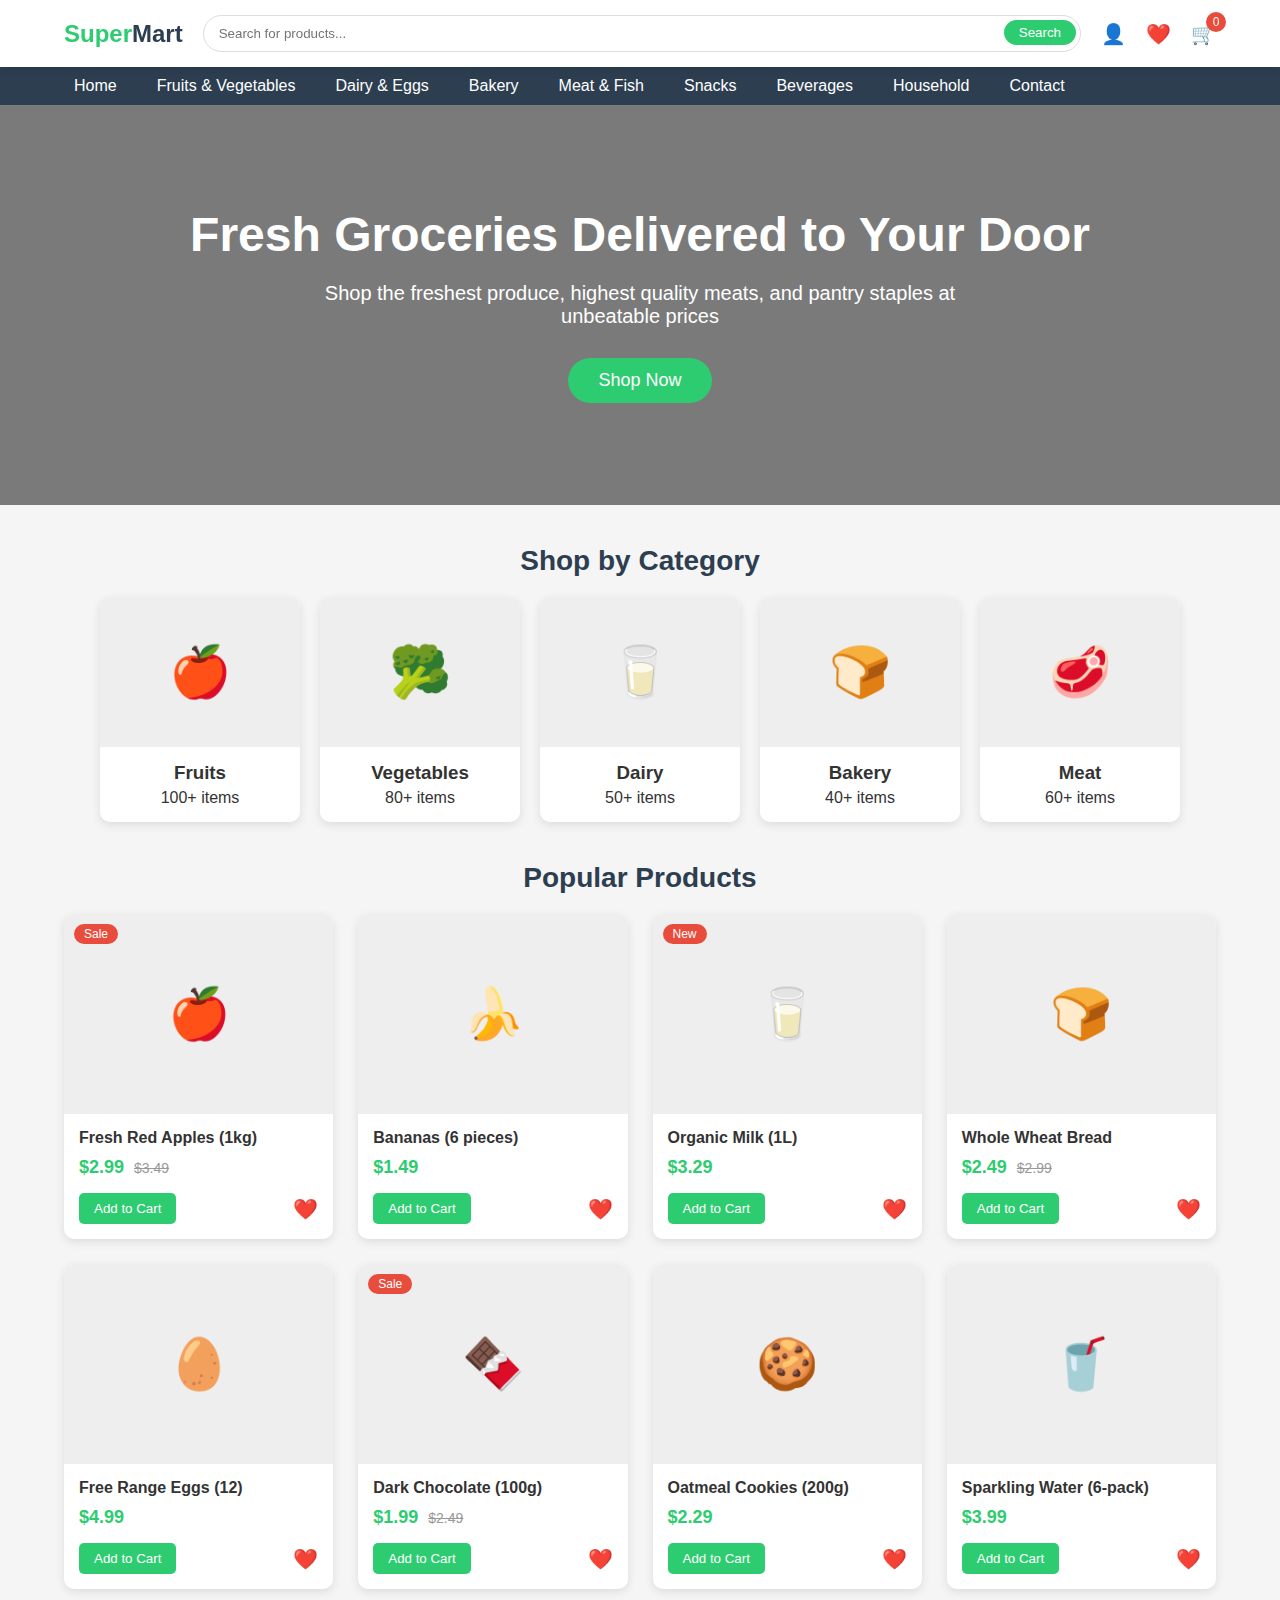
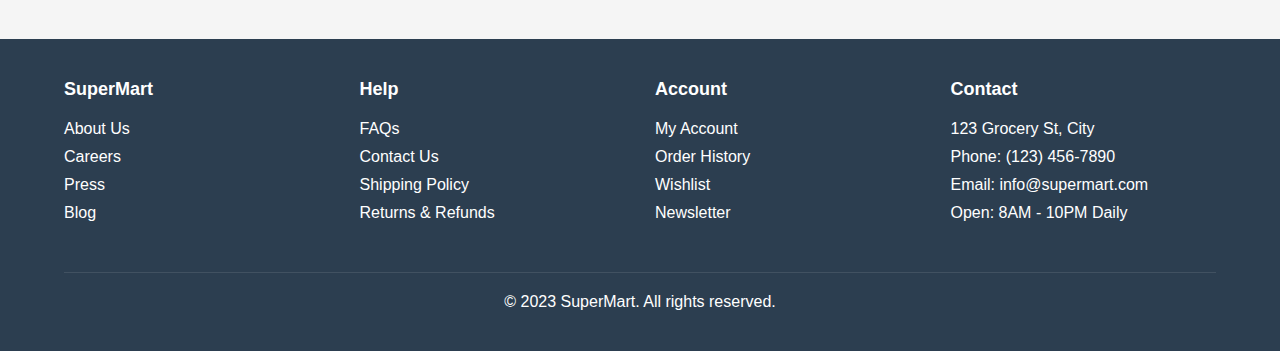
<file: index.html>
<!DOCTYPE html>
<html lang="en">
<head>
    <meta charset="UTF-8">
    <meta name="viewport" content="width=device-width, initial-scale=1.0">
    <title>SuperMart - Online Grocery Shopping</title>
    <link rel="stylesheet" href="styles.css">
</head>
<body>
     <!-- Header -->
    <header>
        <div class="header-container">
            <div class="logo">Super<span>Mart</span></div>
            <div class="search-bar">
                <input type="text" placeholder="Search for products...">
                <button>Search</button>
            </div>
            <div class="user-actions">
                <div class="icon">👤</div>
                <div class="icon wishlist-icon">❤️</div>
                <div class="icon cart-icon">
                    🛒
                    <span class="cart-count">0</span>
                </div>
            </div>
        </div>
    </header>

    <!-- Navigation -->
    <nav>
        <ul class="nav-links">
            <li><a href="index.html">Home</li></a>
            <li> <a href="fruits-vegetables.html">Fruits & Vegetables</li></a>
            <li><a href="dairy-eggs.html">Dairy & Eggs</li></a>
            <li><a href="Bakery.html">Bakery</li></a>
            <li><a href="Meat & Fish,html">Meat & Fish</li></a>
            <li><a href="Snacks.html">Snacks</li></a>
            <li><a href="Beverages.html">Beverages</li></a>
            <li><a href="Household.html">Household</li></a>
            <li><a href="contact.html">Contact</a></li>
        </ul>
    </nav>

    <!-- Hero Banner -->
    <section class="hero">
        <h1>Fresh Groceries Delivered to Your Door</h1>
        <p>Shop the freshest produce, highest quality meats, and pantry staples at unbeatable prices</p>
        <button>Shop Now</button>
    </section>

    <!-- Categories Section -->
    <h2 class="section-title">Shop by Category</h2>
    <div class="categories">
        <div class="category-card">
            <div class="category-img">🍎</div>
            <div class="category-info">
                <h3>Fruits</h3>
                <p>100+ items</p>
            </div>
        </div>
        <div class="category-card">
            <div class="category-img">🥦</div>
            <div class="category-info">
                <h3>Vegetables</h3>
                <p>80+ items</p>
            </div>
        </div>
        <div class="category-card">
            <div class="category-img">🥛</div>
            <div class="category-info">
                <h3>Dairy</h3>
                <p>50+ items</p>
            </div>
        </div>
        <div class="category-card">
            <div class="category-img">🍞</div>
            <div class="category-info">
                <h3>Bakery</h3>
                <p>40+ items</p>
            </div>
        </div>
        <div class="category-card">
            <div class="category-img">🥩</div>
            <div class="category-info">
                <h3>Meat</h3>
                <p>60+ items</p>
            </div>
        </div>
    </div>

    <!-- Products Section -->
    <h2 class="section-title">Popular Products</h2>
    <div class="products">
        <div class="product-card">
            <div class="product-badge">Sale</div>
            <div class="product-img">🍎</div>
            <div class="product-info">
                <h3>Fresh Red Apples (1kg)</h3>
                <div class="product-price">
                    <span class="current-price">$2.99</span>
                    <span class="original-price">$3.49</span>
                </div>
                <div class="product-actions">
                    <button class="add-to-cart">Add to Cart</button>
                    <button class="wishlist">❤️</button>
                </div>
            </div>
        </div>
        <div class="product-card">
            <div class="product-img">🍌</div>
            <div class="product-info">
                <h3>Bananas (6 pieces)</h3>
                <div class="product-price">
                    <span class="current-price">$1.49</span>
                </div>
                <div class="product-actions">
                    <button class="add-to-cart">Add to Cart</button>
                    <button class="wishlist">❤️</button>
                </div>
            </div>
        </div>
        <div class="product-card">
            <div class="product-badge">New</div>
            <div class="product-img">🥛</div>
            <div class="product-info">
                <h3>Organic Milk (1L)</h3>
                <div class="product-price">
                    <span class="current-price">$3.29</span>
                </div>
                <div class="product-actions">
                    <button class="add-to-cart">Add to Cart</button>
                    <button class="wishlist">❤️</button>
                </div>
            </div>
        </div>
        <div class="product-card">
            <div class="product-img">🍞</div>
            <div class="product-info">
                <h3>Whole Wheat Bread</h3>
                <div class="product-price">
                    <span class="current-price">$2.49</span>
                    <span class="original-price">$2.99</span>
                </div>
                <div class="product-actions">
                    <button class="add-to-cart">Add to Cart</button>
                    <button class="wishlist">❤️</button>
                </div>
            </div>
        </div>
        <div class="product-card">
            <div class="product-img">🥚</div>
            <div class="product-info">
                <h3>Free Range Eggs (12)</h3>
                <div class="product-price">
                    <span class="current-price">$4.99</span>
                </div>
                <div class="product-actions">
                    <button class="add-to-cart">Add to Cart</button>
                    <button class="wishlist">❤️</button>
                </div>
            </div>
        </div>
        <div class="product-card">
            <div class="product-badge">Sale</div>
            <div class="product-img">🍫</div>
            <div class="product-info">
                <h3>Dark Chocolate (100g)</h3>
                <div class="product-price">
                    <span class="current-price">$1.99</span>
                    <span class="original-price">$2.49</span>
                </div>
                <div class="product-actions">
                    <button class="add-to-cart">Add to Cart</button>
                    <button class="wishlist">❤️</button>
                </div>
            </div>
        </div>
        <div class="product-card">
            <div class="product-img">🍪</div>
            <div class="product-info">
                <h3>Oatmeal Cookies (200g)</h3>
                <div class="product-price">
                    <span class="current-price">$2.29</span>
                </div>
                <div class="product-actions">
                    <button class="add-to-cart">Add to Cart</button>
                    <button class="wishlist">❤️</button>
                </div>
            </div>
        </div>
        <div class="product-card">
            <div class="product-img">🥤</div>
            <div class="product-info">
                <h3>Sparkling Water (6-pack)</h3>
                <div class="product-price">
                    <span class="current-price">$3.99</span>
                </div>
                <div class="product-actions">
                    <button class="add-to-cart">Add to Cart</button>
                    <button class="wishlist">❤️</button>
                </div>
            </div>
        </div>
    </div>

    <!-- Footer -->
    <footer>
        <div class="footer-container">
            <div class="footer-col">
                <h3>SuperMart</h3>
                <ul>
                    <li>About Us</li>
                    <li>Careers</li>
                    <li>Press</li>
                    <li>Blog</li>
                </ul>
            </div>
            <div class="footer-col">
                <h3>Help</h3>
                <ul>
                    <li>FAQs</li>
                    <li>Contact Us</li>
                    <li>Shipping Policy</li>
                    <li>Returns & Refunds</li>
                </ul>
            </div>
            <div class="footer-col">
                <h3>Account</h3>
                <ul>
                    <li>My Account</li>
                    <li>Order History</li>
                    <li>Wishlist</li>
                    <li>Newsletter</li>
                </ul>
            </div>
            <div class="footer-col">
                <h3>Contact</h3>
                <ul>
                    <li>123 Grocery St, City</li>
                    <li>Phone: (123) 456-7890</li>
                    <li>Email: info@supermart.com</li>
                    <li>Open: 8AM - 10PM Daily</li>
                </ul>
            </div>
        </div>
        <div class="copyright">
            <p>&copy; 2023 SuperMart. All rights reserved.</p>
        </div>
    </footer>

    <!-- Cart Modal -->
    <div class="modal" id="cartModal">
        <div class="modal-content">
            <div class="modal-header">
                <h2>Your Shopping Cart</h2>
                <button class="close-modal">&times;</button>
            </div>
            <div class="modal-body" id="cartItems">
                <!-- Cart items will be added here dynamically -->
                <div class="empty-cart-message">Your cart is empty</div>
            </div>
            <div class="modal-footer">
                <div class="cart-total">
                    <span>Total:</span>
                    <span class="total-amount">$0.00</span>
                </div>
                <button class="checkout-btn">Proceed to Checkout</button>
            </div>
        </div>
    </div>
    <script src="script.js"></script>
</body>
</html>
</file>
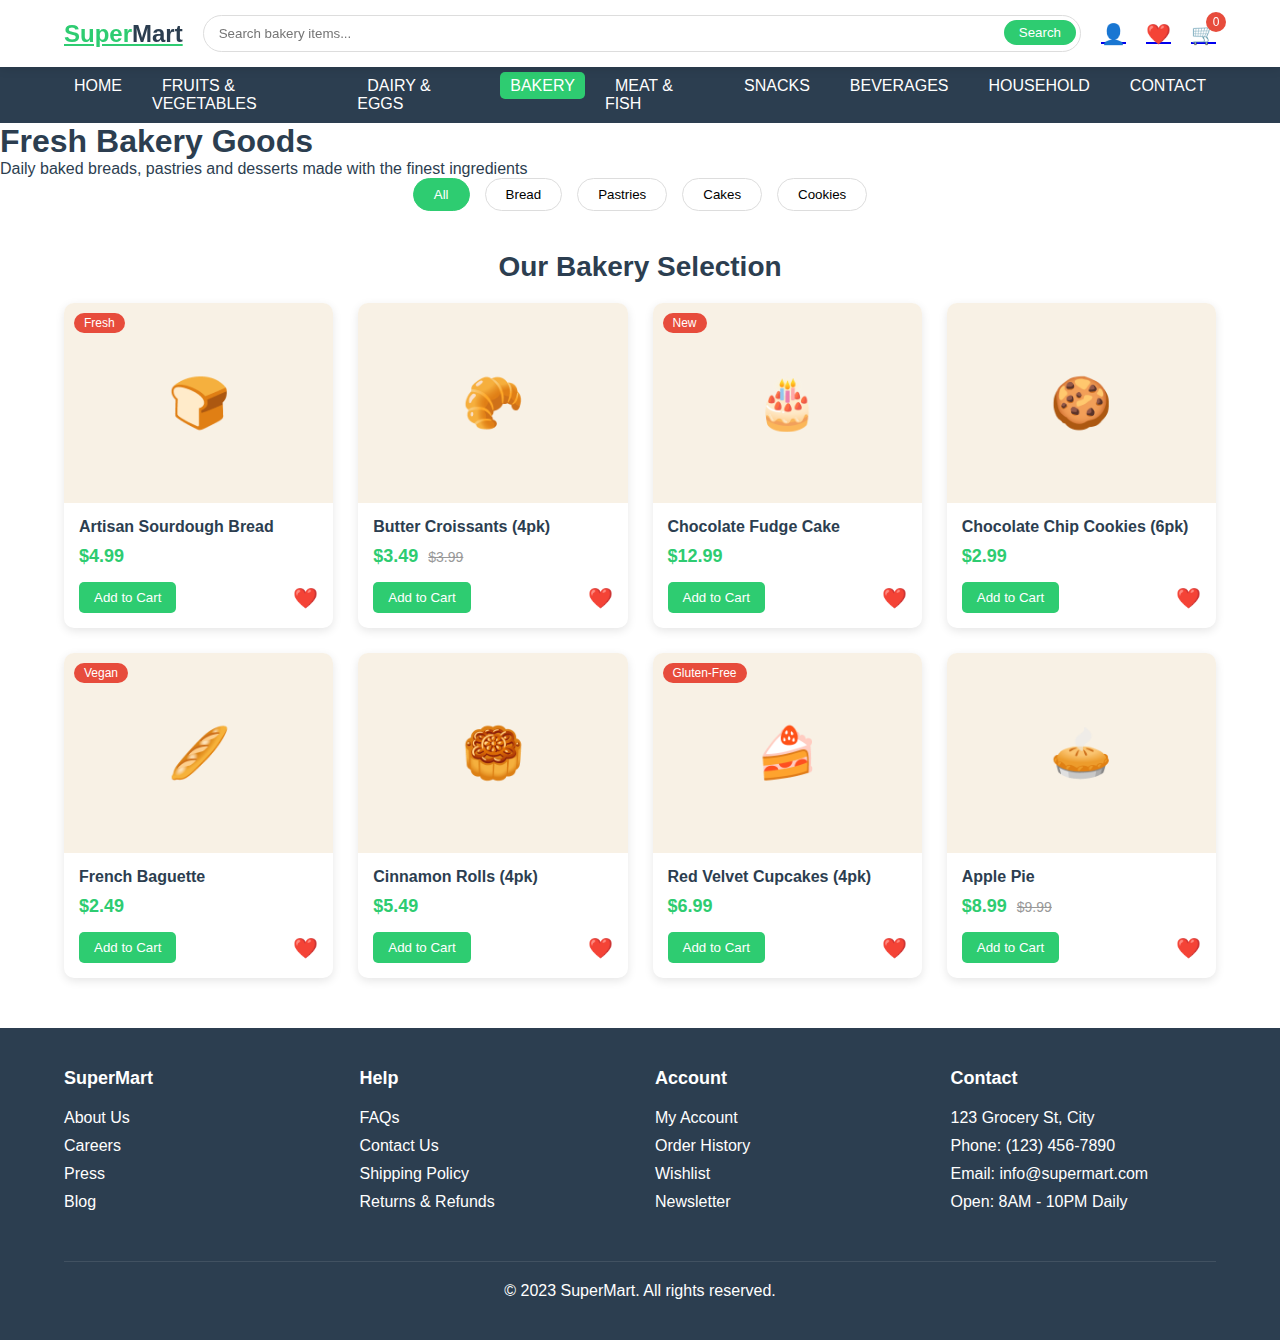
<file: Bakery.html>
<!DOCTYPE html>
<html lang="en">
<head>
    <meta charset="UTF-8">
    <meta name="viewport" content="width=device-width, initial-scale=1.0">
    <title>Bakery | SuperMart</title>
    <style>
        /* CSS Reset & Base Styles */
        * {
            margin: 0;
            padding: 0;
            box-sizing: border-box;
            font-family: 'Segoe UI', Tahoma, Geneva, Verdana, sans-serif;
        }

        :root {
            --primary: #2ecc71; /* Bakery primary color */
            --secondary: #8b5a2b;
            --dark: #2c3e50;
            --light: #f8f1e5;
            --danger: #e74c3c;
            --warning: #f39c12;
            --bakery-bg: #fff9f0;
            
        }

        body {
           
            color: var(--dark);
        }

        /* Header Styles */
        header {
            background-color: white;
            box-shadow: 0 2px 10px rgba(0, 0, 0, 0.1);
            position: sticky;
            top: 0;
            z-index: 100;
            padding: 15px 5%;
        }

        .header-container {
            display: flex;
            justify-content: space-between;
            align-items: center;
        }

        .logo {
            font-size: 24px;
            font-weight: bold;
            color: var(--primary);
            
        }

        .logo span {
            color: var(--dark);
        }

        .search-bar {
            flex-grow: 1;
            margin: 0 20px;
            position: relative;
        }

        .search-bar input {
            width: 100%;
            padding: 10px 15px;
            border: 1px solid #ddd;
            border-radius: 25px;
            outline: none;
        }

        .search-bar button {
            position: absolute;
            right: 5px;
            top: 5px;
            background: var(--primary);
            color: white;
            border: none;
            border-radius: 20px;
            padding: 5px 15px;
            cursor: pointer;
        }

        .user-actions {
            display: flex;
            gap: 20px;
        }

        .user-actions .icon {
            font-size: 20px;
            cursor: pointer;
            position: relative;
           
        }

        .cart-count {
            position: absolute;
            top: -10px;
            right: -10px;
            background: var(--danger);
            color: white;
            border-radius: 50%;
            width: 20px;
            height: 20px;
            display: flex;
            align-items: center;
            justify-content: center;
            font-size: 12px;
        }

        /* Navigation */
        nav {
            background-color: var(--dark);
            color: white;
            padding: 10px 5%;
        }

        .nav-links {
            display: flex;
            list-style: none;
            gap: 20px;
        }
      .nav-links li a {
            cursor: pointer;
            padding: 5px 10px;
            transition: background 0.3s;
            color: white;
            border: none;
            text-decoration: none;
            border-radius: 5px;
            text-transform: uppercase;
        }
        

        .nav-links li a:hover {
            background-color: var(--primary);
        }
       .nav-links li a.active {
            background-color: var(--primary);
        }
        
     
        /* Breadcrumbs */
        .breadcrumbs {
            padding: 15px 5%;
            background-color: var(--light);
            font-size: 14px;
        }

        .breadcrumbs a {
            color: var(--secondary);
            text-decoration: none;
        }

        .breadcrumbs a:hover {
            text-decoration: underline;
        }

        .breadcrumbs span {
            color: #6c757d;
            margin: 0 5px;
        }

        /* Category Header */
        .category-header {
            background: linear-gradient(rgba(0, 0, 0, 0.5), rgba(0, 0, 0, 0.5)), url('https://images.unsplash.com/photo-1509440159596-0249088772ff');
            background-size: cover;
            background-position: center;
            color: white;
            text-align: center;
            padding: 60px 20px;
            margin-bottom: 30px;
        }

        .category-header h1 {
            font-size: 42px;
            margin-bottom: 15px;
        }

        .category-header p {
            font-size: 18px;
            max-width: 700px;
            margin: 0 auto;
        }

        /* Products Section */
        .section-title {
            text-align: center;
            margin: 40px 0 20px;
            font-size: 28px;
            color: var(--dark);
        }

        .subcategories {
            display: flex;
            justify-content: center;
            gap: 15px;
            margin-bottom: 30px;
            flex-wrap: wrap;
        }

        .subcategory-btn {
            background-color: white;
            border: 1px solid #ddd;
            padding: 8px 20px;
            border-radius: 20px;
            cursor: pointer;
            transition: all 0.3s;
        }

        .subcategory-btn:hover, .subcategory-btn.active {
            background-color: var(--primary);
            color: white;
            border-color: var(--primary);
        }

        .products {
            display: grid;
            grid-template-columns: repeat(auto-fill, minmax(250px, 1fr));
            gap: 25px;
            padding: 0 5%;
            margin-bottom: 50px;
        }

        .product-card {
            background-color: white;
            border-radius: 10px;
            overflow: hidden;
            box-shadow: 0 3px 10px rgba(0, 0, 0, 0.1);
            transition: transform 0.3s;
            cursor: pointer;
            position: relative;
        }

        .product-card:hover {
            transform: translateY(-5px);
        }

        .product-img {
            height: 200px;
            background-color: var(--light);
            display: flex;
            align-items: center;
            justify-content: center;
            font-size: 50px;
            color: var(--dark);
        }

        .product-badge {
            position: absolute;
            top: 10px;
            left: 10px;
            background-color: var(--danger);
            color: white;
            padding: 3px 10px;
            border-radius: 20px;
            font-size: 12px;
        }

        .product-info {
            padding: 15px;
        }

        .product-info h3 {
            margin-bottom: 10px;
            font-size: 16px;
        }

        .product-price {
            display: flex;
            align-items: center;
            gap: 10px;
            margin-bottom: 15px;
        }

        .current-price {
            font-size: 18px;
            font-weight: bold;
            color: var(--primary);
        }

        .original-price {
            font-size: 14px;
            color: #999;
            text-decoration: line-through;
        }

        .product-actions {
            display: flex;
            justify-content: space-between;
        }

        .add-to-cart {
            background-color: var(--primary);
            color: white;
            border: none;
            padding: 8px 15px;
            border-radius: 5px;
            cursor: pointer;
            transition: background 0.3s;
        }

        .add-to-cart:hover {
            background-color: #c2955d;
        }

        .wishlist {
            background: none;
            border: none;
            font-size: 20px;
            cursor: pointer;
            color: #ccc;
        }

        .wishlist.active {
            color: var(--danger);
        }

        /* Footer */
        footer {
            background-color: var(--dark);
            color: white;
            padding: 40px 5%;
        }

        .footer-container {
            display: grid;
            grid-template-columns: repeat(4, 1fr);
            gap: 30px;
        }

        .footer-col h3 {
            margin-bottom: 20px;
            font-size: 18px;
        }

        .footer-col ul {
            list-style: none;
        }

        .footer-col ul li {
            margin-bottom: 10px;
        }

        .footer-col ul li a {
            color: white;
            text-decoration: none;
            transition: color 0.3s;
        }

        .footer-col ul li a:hover {
            color: var(--primary);
        }

        .copyright {
            text-align: center;
            margin-top: 40px;
            padding-top: 20px;
            border-top: 1px solid rgba(255, 255, 255, 0.1);
        }

        /* Cart Modal */
        .modal {
            display: none;
            position: fixed;
            top: 0;
            left: 0;
            width: 100%;
            height: 100%;
            background-color: rgba(0, 0, 0, 0.5);
            z-index: 1000;
            justify-content: center;
            align-items: center;
        }

        .modal-content {
            background-color: white;
            width: 80%;
            max-width: 800px;
            max-height: 80vh;
            border-radius: 10px;
            overflow: hidden;
            display: flex;
            flex-direction: column;
        }

        .modal-header {
            padding: 15px 20px;
            background-color: var(--dark);
            color: white;
            display: flex;
            justify-content: space-between;
            align-items: center;
        }

        .close-modal {
            background: none;
            border: none;
            color: white;
            font-size: 24px;
            cursor: pointer;
        }

        .modal-body {
            padding: 20px;
            overflow-y: auto;
            flex-grow: 1;
        }

        .cart-item {
            display: flex;
            gap: 20px;
            padding: 15px 0;
            border-bottom: 1px solid #eee;
        }

        .cart-item-img {
            width: 80px;
            height: 80px;
            background-color: var(--light);
            display: flex;
            align-items: center;
            justify-content: center;
            font-size: 24px;
        }

        .cart-item-details {
            flex-grow: 1;
        }

        .cart-item-title {
            font-weight: bold;
            margin-bottom: 5px;
        }

        .cart-item-price {
            color: var(--primary);
            margin-bottom: 10px;
        }

        .cart-item-actions {
            display: flex;
            align-items: center;
            gap: 10px;
        }

        .quantity-btn {
            width: 25px;
            height: 25px;
            border: 1px solid #ddd;
            background: none;
            cursor: pointer;
            border-radius: 3px;
        }

        .quantity {
            width: 40px;
            text-align: center;
        }

        .remove-item {
            margin-left: auto;
            color: var(--danger);
            cursor: pointer;
        }

        .modal-footer {
            padding: 15px 20px;
            background-color: #f9f9f9;
            border-top: 1px solid #eee;
        }

        .cart-total {
            display: flex;
            justify-content: space-between;
            margin-bottom: 20px;
            font-size: 18px;
        }

        .total-amount {
            font-weight: bold;
            color: var(--primary);
        }

        .checkout-btn {
            width: 100%;
            padding: 12px;
            background-color: var(--primary);
            color: white;
            border: none;
            border-radius: 5px;
            font-size: 16px;
            cursor: pointer;
            transition: background 0.3s;
        }

        .checkout-btn:hover {
            background-color: #c2955d;
        }

        /* Responsive Styles */
        @media (max-width: 768px) {
            .header-container {
                flex-direction: column;
                gap: 15px;
            }

            .search-bar {
                width: 100%;
                margin: 10px 0;
            }

            .nav-links {
                flex-wrap: wrap;
                justify-content: center;
            }

            .footer-container {
                grid-template-columns: repeat(2, 1fr);
            }
        }

        @media (max-width: 480px) {
            .footer-container {
                grid-template-columns: 1fr;
            }
            
            .products {
                grid-template-columns: 1fr;
            }
        }
    </style>
</head>
<body>
    <!-- Header -->
    <header>
        <div class="header-container">
            <a href="index.html" class="logo">Super<span>Mart</span></a>
            <div class="search-bar">
                <input type="text" placeholder="Search bakery items...">
                <button>Search</button>
            </div>
            <div class="user-actions">
                <a href="#" class="icon">👤</a>
                <a href="#" class="icon wishlist-icon">❤️</a>
                <a href="#" class="icon cart-icon">
                    🛒
                    <span class="cart-count">0</span>
                </a>
            </div>
        </div>
    </header>

    <!-- Navigation -->
    <nav>
        <ul class="nav-links">
            <li><a href="index.html">Home</a></li>
            <li><a href="fruits-vegetables.html">Fruits & Vegetables</a></li>
            <li><a href="dairy-eggs.html">Dairy & Eggs</a></li>
            <li><a href="bakery.html" class="active">Bakery</a></li>
            <li><a href="meat-fish.html">Meat & Fish</a></li>
            <li><a href="snacks.html">Snacks</a></li>
            <li><a href="beverages.html">Beverages</a></li>
            <li><a href="household.html">Household</a></li>
            <li><a href="contact.html">Contact</a></li>
        </ul>
    </nav>

   

    <!-- Category Header -->
    <div class="hero">
        <h1>Fresh Bakery Goods</h1>
        <p>Daily baked breads, pastries and desserts made with the finest ingredients</p>
    </div>

    <!-- Subcategories -->
    <div class="subcategories">
        <button class="subcategory-btn active">All</button>
        <button class="subcategory-btn">Bread</button>
        <button class="subcategory-btn">Pastries</button>
        <button class="subcategory-btn">Cakes</button>
        <button class="subcategory-btn">Cookies</button>
    </div>

    <!-- Products Section -->
    <h2 class="section-title">Our Bakery Selection</h2>
    <div class="products">
        <!-- Product 1 -->
        <div class="product-card">
            <div class="product-badge">Fresh</div>
            <div class="product-img">🍞</div>
            <div class="product-info">
                <h3>Artisan Sourdough Bread</h3>
                <div class="product-price">
                    <span class="current-price">$4.99</span>
                </div>
                <div class="product-actions">
                    <button class="add-to-cart">Add to Cart</button>
                    <button class="wishlist">❤️</button>
                </div>
            </div>
        </div>

        <!-- Product 2 -->
        <div class="product-card">
            <div class="product-img">🥐</div>
            <div class="product-info">
                <h3>Butter Croissants (4pk)</h3>
                <div class="product-price">
                    <span class="current-price">$3.49</span>
                    <span class="original-price">$3.99</span>
                </div>
                <div class="product-actions">
                    <button class="add-to-cart">Add to Cart</button>
                    <button class="wishlist">❤️</button>
                </div>
            </div>
        </div>

        <!-- Product 3 -->
        <div class="product-card">
            <div class="product-badge">New</div>
            <div class="product-img">🎂</div>
            <div class="product-info">
                <h3>Chocolate Fudge Cake</h3>
                <div class="product-price">
                    <span class="current-price">$12.99</span>
                </div>
                <div class="product-actions">
                    <button class="add-to-cart">Add to Cart</button>
                    <button class="wishlist">❤️</button>
                </div>
            </div>
        </div>

        <!-- Product 4 -->
        <div class="product-card">
            <div class="product-img">🍪</div>
            <div class="product-info">
                <h3>Chocolate Chip Cookies (6pk)</h3>
                <div class="product-price">
                    <span class="current-price">$2.99</span>
                </div>
                <div class="product-actions">
                    <button class="add-to-cart">Add to Cart</button>
                    <button class="wishlist">❤️</button>
                </div>
            </div>
        </div>

        <!-- Product 5 -->
        <div class="product-card">
            <div class="product-badge">Vegan</div>
            <div class="product-img">🥖</div>
            <div class="product-info">
                <h3>French Baguette</h3>
                <div class="product-price">
                    <span class="current-price">$2.49</span>
                </div>
                <div class="product-actions">
                    <button class="add-to-cart">Add to Cart</button>
                    <button class="wishlist">❤️</button>
                </div>
            </div>
        </div>

        <!-- Product 6 -->
        <div class="product-card">
            <div class="product-img">🥮</div>
            <div class="product-info">
                <h3>Cinnamon Rolls (4pk)</h3>
                <div class="product-price">
                    <span class="current-price">$5.49</span>
                </div>
                <div class="product-actions">
                    <button class="add-to-cart">Add to Cart</button>
                    <button class="wishlist">❤️</button>
                </div>
            </div>
        </div>

        <!-- Product 7 -->
        <div class="product-card">
            <div class="product-badge">Gluten-Free</div>
            <div class="product-img">🍰</div>
            <div class="product-info">
                <h3>Red Velvet Cupcakes (4pk)</h3>
                <div class="product-price">
                    <span class="current-price">$6.99</span>
                </div>
                <div class="product-actions">
                    <button class="add-to-cart">Add to Cart</button>
                    <button class="wishlist">❤️</button>
                </div>
            </div>
        </div>

        <!-- Product 8 -->
        <div class="product-card">
            <div class="product-img">🥧</div>
            <div class="product-info">
                <h3>Apple Pie</h3>
                <div class="product-price">
                    <span class="current-price">$8.99</span>
                    <span class="original-price">$9.99</span>
                </div>
                <div class="product-actions">
                    <button class="add-to-cart">Add to Cart</button>
                    <button class="wishlist">❤️</button>
                </div>
            </div>
        </div>
    </div>

    <!-- Footer -->
    <footer>
        <div class="footer-container">
            <div class="footer-col">
                <h3>SuperMart</h3>
                <ul>
                    <li><a href="index.html">About Us</a></li>
                    <li><a href="#">Careers</a></li>
                    <li><a href="#">Press</a></li>
                    <li><a href="#">Blog</a></li>
                </ul>
            </div>
            <div class="footer-col">
                <h3>Help</h3>
                <ul>
                    <li><a href="#">FAQs</a></li>
                    <li><a href="#">Contact Us</a></li>
                    <li><a href="#">Shipping Policy</a></li>
                    <li><a href="#">Returns & Refunds</a></li>
                </ul>
            </div>
            <div class="footer-col">
                <h3>Account</h3>
                <ul>
                    <li><a href="#">My Account</a></li>
                    <li><a href="#">Order History</a></li>
                    <li><a href="#">Wishlist</a></li>
                    <li><a href="#">Newsletter</a></li>
                </ul>
            </div>
            <div class="footer-col">
                <h3>Contact</h3>
                <ul>
                    <li><a href="#">123 Grocery St, City</a></li>
                    <li><a href="#">Phone: (123) 456-7890</a></li>
                    <li><a href="#">Email: info@supermart.com</a></li>
                    <li><a href="#">Open: 8AM - 10PM Daily</a></li>
                </ul>
            </div>
        </div>
        <div class="copyright">
            <p>&copy; 2023 SuperMart. All rights reserved.</p>
        </div>
    </footer>

    <!-- Cart Modal -->
    <div class="modal" id="cartModal">
        <div class="modal-content">
            <div class="modal-header">
                <h2>Your Shopping Cart</h2>
                <button class="close-modal">&times;</button>
            </div>
            <div class="modal-body" id="cartItems">
                <div class="empty-cart-message">Your cart is empty</div>
            </div>
            <div class="modal-footer">
                <div class="cart-total">
                    <span>Total:</span>
                    <span class="total-amount">$0.00</span>
                </div>
                <button class="checkout-btn">Proceed to Checkout</button>
            </div>
        </div>
    </div>

    <script>
        // DOM Elements
        const cartIcon = document.querySelector('.cart-icon');
        const cartModal = document.getElementById('cartModal');
        const closeModal = document.querySelector('.close-modal');
        const cartItemsContainer = document.getElementById('cartItems');
        const cartCount = document.querySelector('.cart-count');
        const totalAmount = document.querySelector('.total-amount');
        const addToCartButtons = document.querySelectorAll('.add-to-cart');
        const wishlistButtons = document.querySelectorAll('.wishlist');
        const checkoutBtn = document.querySelector('.checkout-btn');
        const subcategoryBtns = document.querySelectorAll('.subcategory-btn');

        // Cart Data
        let cart = [];
        let wishlist = [];

        // Event Listeners
        cartIcon.addEventListener('click', openCartModal);
        closeModal.addEventListener('click', closeCartModal);
        checkoutBtn.addEventListener('click', checkout);

        // Add to Cart functionality
        addToCartButtons.forEach(button => {
            button.addEventListener('click', function() {
                const productCard = this.closest('.product-card');
                const productId = productCard.querySelector('h3').textContent;
                const productPrice = parseFloat(productCard.querySelector('.current-price').textContent.replace('$', ''));
                const productImg = productCard.querySelector('.product-img').textContent;
                
                // Check if product already in cart
                const existingItem = cart.find(item => item.id === productId);
                
                if (existingItem) {
                    existingItem.quantity += 1;
                } else {
                    cart.push({
                        id: productId,
                        name: productId,
                        price: productPrice,
                        img: productImg,
                        quantity: 1
                    });
                }
                
                updateCart();
                animateAddToCart(this);
            });
        });

        // Wishlist functionality
        wishlistButtons.forEach(button => {
            button.addEventListener('click', function() {
                const productCard = this.closest('.product-card');
                const productId = productCard.querySelector('h3').textContent;
                
                this.classList.toggle('active');
                
                if (this.classList.contains('active')) {
                    wishlist.push(productId);
                } else {
                    wishlist = wishlist.filter(id => id !== productId);
                }
            });
        });

        // Subcategory filtering
        subcategoryBtns.forEach(btn => {
            btn.addEventListener('click', function() {
                subcategoryBtns.forEach(b => b.classList.remove('active'));
                this.classList.add('active');
                // In a real implementation, you would filter products here
            });
        });

        // Modal Functions
        function openCartModal() {
            if (cart.length === 0) {
                cartItemsContainer.innerHTML = '<div class="empty-cart-message">Your cart is empty</div>';
            }
            cartModal.style.display = 'flex';
            document.body.style.overflow = 'hidden';
        }

        function closeCartModal() {
            cartModal.style.display = 'none';
            document.body.style.overflow = 'auto';
        }

        // Update Cart UI
        function updateCart() {
            // Update cart count
            const totalItems = cart.reduce((total, item) => total + item.quantity, 0);
            cartCount.textContent = totalItems;
            
            // Update cart items
            if (cart.length > 0) {
                cartItemsContainer.innerHTML = '';
                
                cart.forEach(item => {
                    const cartItemElement = document.createElement('div');
                    cartItemElement.className = 'cart-item';
                    cartItemElement.innerHTML = `
                        <div class="cart-item-img">${item.img}</div>
                        <div class="cart-item-details">
                            <div class="cart-item-title">${item.name}</div>
                            <div class="cart-item-price">$${item.price.toFixed(2)}</div>
                            <div class="cart-item-actions">
                                <button class="quantity-btn minus">-</button>
                                <input type="text" class="quantity" value="${item.quantity}" readonly>
                                <button class="quantity-btn plus">+</button>
                                <span class="remove-item">Remove</span>
                            </div>
                        </div>
                    `;
                    
                    cartItemsContainer.appendChild(cartItemElement);
                    
                    // Add event listeners to quantity buttons
                    const minusBtn = cartItemElement.querySelector('.minus');
                    const plusBtn = cartItemElement.querySelector('.plus');
                    const removeBtn = cartItemElement.querySelector('.remove-item');
                    
                    minusBtn.addEventListener('click', () => {
                        if (item.quantity > 1) {
                            item.quantity -= 1;
                            updateCart();
                        }
                    });
                    
                    plusBtn.addEventListener('click', () => {
                        item.quantity += 1;
                        updateCart();
                    });
                    
                    removeBtn.addEventListener('click', () => {
                        cart = cart.filter(cartItem => cartItem.id !== item.id);
                        updateCart();
                    });
                });
            } else {
                cartItemsContainer.innerHTML = '<div class="empty-cart-message">Your cart is empty</div>';
            }
            
            // Update total
            const total = cart.reduce((sum, item) => sum + (item.price * item.quantity), 0);
            totalAmount.textContent = `$${total.toFixed(2)}`;
        }

        // Checkout function
        function checkout() {
            if (cart.length === 0) {
                alert('Your cart is empty!');
                return;
            }
            
            alert(`Order placed! Total: ${totalAmount.textContent}`);
            cart = [];
            updateCart();
            closeCartModal();
        }

        // Add to cart animation
        function animateAddToCart(button) {
            button.textContent = 'Added!';
            button.style.backgroundColor = '#c2955d';
            
            setTimeout(() => {
                button.textContent = 'Add to Cart';
                button.style.backgroundColor = '';
            }, 1000);
        }

        // Close modal when clicking outside
        window.addEventListener('click', function(event) {
            if (event.target === cartModal) {
                closeCartModal();
            }
        });
    </script>
</body>
</html>
</file>
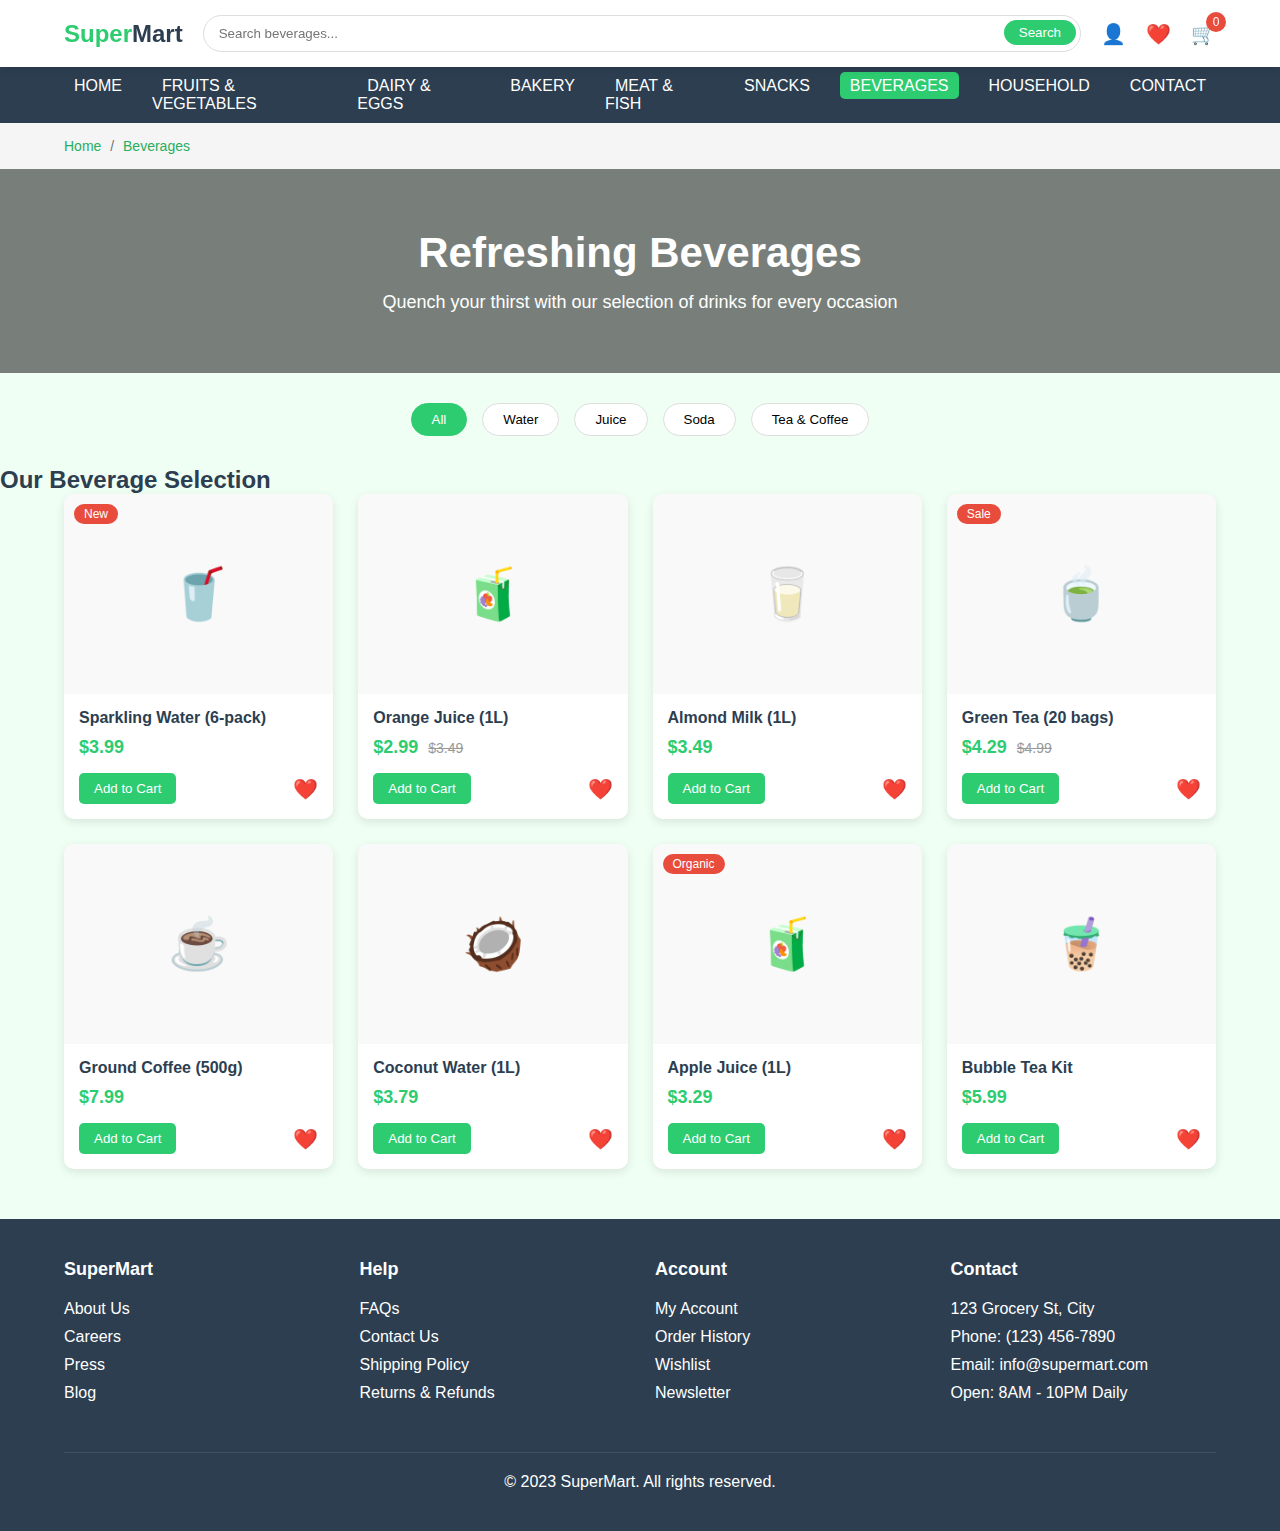
<file: Beverages.html>
<!DOCTYPE html>
<html lang="en">
<head>
    <meta charset="UTF-8">
    <meta name="viewport" content="width=device-width, initial-scale=1.0">
    <title>Beverages | SuperMart</title>
    <style>
        /* CSS Reset & Base Styles */
        * {
            margin: 0;
            padding: 0;
            box-sizing: border-box;
            font-family: 'Segoe UI', Tahoma, Geneva, Verdana, sans-serif;
        }

        :root {
            --primary: #2ecc71;  /* Green for beverages theme */
            --secondary: #27ae60;
            --dark: #2c3e50;
            --light: #f5f5f5;
            --danger: #e74c3c;
            --warning: #f39c12;
            --beverage-bg: #f0fff4;  /* Light green background */
        }

        body {
            background-color: var(--beverage-bg);
            color: var(--dark);
        }

        /* Header Styles */
        header {
            background-color: white;
            box-shadow: 0 2px 10px rgba(0, 0, 0, 0.1);
            position: sticky;
            top: 0;
            z-index: 100;
            padding: 15px 5%;
        }

        .header-container {
            display: flex;
            justify-content: space-between;
            align-items: center;
        }

        .logo {
            font-size: 24px;
            font-weight: bold;
            color: var(--primary);
            text-decoration: none;
        }

        .logo span {
            color: var(--dark);
        }

        .search-bar {
            flex-grow: 1;
            margin: 0 20px;
            position: relative;
        }

        .search-bar input {
            width: 100%;
            padding: 10px 15px;
            border: 1px solid #ddd;
            border-radius: 25px;
            outline: none;
        }

        .search-bar button {
            position: absolute;
            right: 5px;
            top: 5px;
            background: var(--primary);
            color: white;
            border: none;
            border-radius: 20px;
            padding: 5px 15px;
            cursor: pointer;
        }

        .user-actions {
            display: flex;
            gap: 20px;
        }

        .user-actions .icon {
            font-size: 20px;
            cursor: pointer;
            position: relative;
            color: var(--dark);
            text-decoration: none;
        }

        .cart-count {
            position: absolute;
            top: -10px;
            right: -10px;
            background: var(--danger);
            color: white;
            border-radius: 50%;
            width: 20px;
            height: 20px;
            display: flex;
            align-items: center;
            justify-content: center;
            font-size: 12px;
        }

        /* Navigation */
        nav {
            background-color: var(--dark);
            color: white;
            padding: 10px 5%;
        }

        .nav-links {
            display: flex;
            list-style: none;
            gap: 20px;
        }

        .nav-links li a {
            color: white;
            text-decoration: none;
            padding: 5px 10px;
            border-radius: 5px;
            transition: background 0.3s;
            text-transform: uppercase;
        }

        .nav-links li a:hover {
            background-color: var(--primary);
        }

        .nav-links li a.active {
            background-color: var(--primary);
        }

        /* Breadcrumbs */
        .breadcrumbs {
            padding: 15px 5%;
            background-color: var(--light);
            font-size: 14px;
        }

        .breadcrumbs a {
            color: var(--secondary);
            text-decoration: none;
        }

        .breadcrumbs a:hover {
            text-decoration: underline;
        }

        .breadcrumbs span {
            color: #6c757d;
            margin: 0 5px;
        }

        /* Category Header */
        .category-header {
            background: linear-gradient(rgba(0, 0, 0, 0.5), rgba(0, 0, 0, 0.5)), url('https://images.unsplash.com/photo-1551029506-0807df4e2031');
            background-size: cover;
            background-position: center;
            color: white;
            text-align: center;
            padding: 60px 20px;
            margin-bottom: 30px;
        }

        .category-header h1 {
            font-size: 42px;
            margin-bottom: 15px;
        }

        .category-header p {
            font-size: 18px;
            max-width: 700px;
            margin: 0 auto;
        }

        /* Subcategories */
        .subcategories {
            display: flex;
            justify-content: center;
            gap: 15px;
            margin-bottom: 30px;
            flex-wrap: wrap;
        }

        .subcategory-btn {
            background-color: white;
            border: 1px solid #ddd;
            padding: 8px 20px;
            border-radius: 20px;
            cursor: pointer;
            transition: all 0.3s;
        }

        .subcategory-btn:hover, .subcategory-btn.active {
            background-color: var(--primary);
            color: white;
            border-color: var(--primary);
        }

        /* Products Section */
        .products {
            display: grid;
            grid-template-columns: repeat(auto-fill, minmax(250px, 1fr));
            gap: 25px;
            padding: 0 5%;
            margin-bottom: 50px;
        }

        .product-card {
            background-color: white;
            border-radius: 10px;
            overflow: hidden;
            box-shadow: 0 3px 10px rgba(0, 0, 0, 0.1);
            transition: transform 0.3s;
            cursor: pointer;
            position: relative;
        }

        .product-card:hover {
            transform: translateY(-5px);
        }

        .product-img {
            height: 200px;
            background-color: #f9f9f9;
            display: flex;
            align-items: center;
            justify-content: center;
            font-size: 50px;
            color: var(--dark);
        }

        .product-badge {
            position: absolute;
            top: 10px;
            left: 10px;
            background-color: var(--danger);
            color: white;
            padding: 3px 10px;
            border-radius: 20px;
            font-size: 12px;
        }

        .product-info {
            padding: 15px;
        }

        .product-info h3 {
            margin-bottom: 10px;
            font-size: 16px;
        }

        .product-price {
            display: flex;
            align-items: center;
            gap: 10px;
            margin-bottom: 15px;
        }

        .current-price {
            font-size: 18px;
            font-weight: bold;
            color: var(--primary);
        }

        .original-price {
            font-size: 14px;
            color: #999;
            text-decoration: line-through;
        }

        .product-actions {
            display: flex;
            justify-content: space-between;
        }

        .add-to-cart {
            background-color: var(--primary);
            color: white;
            border: none;
            padding: 8px 15px;
            border-radius: 5px;
            cursor: pointer;
            transition: background 0.3s;
        }

        .add-to-cart:hover {
            background-color: #27ae60;
        }

        .wishlist {
            background: none;
            border: none;
            font-size: 20px;
            cursor: pointer;
            color: #ccc;
        }

        .wishlist.active {
            color: var(--danger);
        }

        /* Footer */
        footer {
            background-color: var(--dark);
            color: white;
            padding: 40px 5%;
        }

        .footer-container {
            display: grid;
            grid-template-columns: repeat(4, 1fr);
            gap: 30px;
        }

        .footer-col h3 {
            margin-bottom: 20px;
            font-size: 18px;
        }

        .footer-col ul {
            list-style: none;
        }

        .footer-col ul li {
            margin-bottom: 10px;
        }

        .footer-col ul li a {
            color: white;
            text-decoration: none;
            transition: color 0.3s;
        }

        .footer-col ul li a:hover {
            color: var(--primary);
        }

        .copyright {
            text-align: center;
            margin-top: 40px;
            padding-top: 20px;
            border-top: 1px solid rgba(255, 255, 255, 0.1);
        }

        /* Cart Modal */
        .modal {
            display: none;
            position: fixed;
            top: 0;
            left: 0;
            width: 100%;
            height: 100%;
            background-color: rgba(0, 0, 0, 0.5);
            z-index: 1000;
            justify-content: center;
            align-items: center;
        }

        .modal-content {
            background-color: white;
            width: 80%;
            max-width: 800px;
            max-height: 80vh;
            border-radius: 10px;
            overflow: hidden;
            display: flex;
            flex-direction: column;
        }

        .modal-header {
            padding: 15px 20px;
            background-color: var(--dark);
            color: white;
            display: flex;
            justify-content: space-between;
            align-items: center;
        }

        .close-modal {
            background: none;
            border: none;
            color: white;
            font-size: 24px;
            cursor: pointer;
        }

        .modal-body {
            padding: 20px;
            overflow-y: auto;
            flex-grow: 1;
        }

        .cart-item {
            display: flex;
            gap: 20px;
            padding: 15px 0;
            border-bottom: 1px solid #eee;
        }

        .cart-item-img {
            width: 80px;
            height: 80px;
            background-color: #f9f9f9;
            display: flex;
            align-items: center;
            justify-content: center;
            font-size: 24px;
        }

        .cart-item-details {
            flex-grow: 1;
        }

        .cart-item-title {
            font-weight: bold;
            margin-bottom: 5px;
        }

        .cart-item-price {
            color: var(--primary);
            margin-bottom: 10px;
        }

        .cart-item-actions {
            display: flex;
            align-items: center;
            gap: 10px;
        }

        .quantity-btn {
            width: 25px;
            height: 25px;
            border: 1px solid #ddd;
            background: none;
            cursor: pointer;
            border-radius: 3px;
        }

        .quantity {
            width: 40px;
            text-align: center;
        }

        .remove-item {
            margin-left: auto;
            color: var(--danger);
            cursor: pointer;
        }

        .modal-footer {
            padding: 15px 20px;
            background-color: #f9f9f9;
            border-top: 1px solid #eee;
        }

        .cart-total {
            display: flex;
            justify-content: space-between;
            margin-bottom: 20px;
            font-size: 18px;
        }

        .total-amount {
            font-weight: bold;
            color: var(--primary);
        }

        .checkout-btn {
            width: 100%;
            padding: 12px;
            background-color: var(--primary);
            color: white;
            border: none;
            border-radius: 5px;
            font-size: 16px;
            cursor: pointer;
            transition: background 0.3s;
        }

        .checkout-btn:hover {
            background-color: #27ae60;
        }

        /* Responsive Styles */
        @media (max-width: 768px) {
            .header-container {
                flex-direction: column;
                gap: 15px;
            }

            .search-bar {
                width: 100%;
                margin: 10px 0;
            }

            .nav-links {
                flex-wrap: wrap;
                justify-content: center;
            }

            .footer-container {
                grid-template-columns: repeat(2, 1fr);
            }
        }

        @media (max-width: 480px) {
            .footer-container {
                grid-template-columns: 1fr;
            }
            
            .products {
                grid-template-columns: 1fr;
            }
        }
    </style>
</head>
<body>
    <!-- Header -->
    <header>
        <div class="header-container">
            <a href="index.html" class="logo">Super<span>Mart</span></a>
            <div class="search-bar">
                <input type="text" placeholder="Search beverages...">
                <button>Search</button>
            </div>
            <div class="user-actions">
                <a href="#" class="icon">👤</a>
                <a href="#" class="icon wishlist-icon">❤️</a>
                <a href="#" class="icon cart-icon">
                    🛒
                    <span class="cart-count">0</span>
                </a>
            </div>
        </div>
    </header>

    <!-- Navigation -->
    <nav>
        <ul class="nav-links">
            <li><a href="index.html">Home</a></li>
            <li><a href="fruits-vegetables.html">Fruits & Vegetables</a></li>
            <li><a href="dairy-eggs.html">Dairy & Eggs</a></li>
            <li><a href="bakery.html">Bakery</a></li>
            <li><a href="meat-fish.html">Meat & Fish</a></li>
            <li><a href="snacks.html">Snacks</a></li>
            <li><a href="beverages.html" class="active">Beverages</a></li>
            <li><a href="household.html">Household</a></li>
            <li><a href="contact.html">contact</a></li>
        </ul>
    </nav>

    <!-- Breadcrumbs -->
    <div class="breadcrumbs">
        <a href="index.html">Home</a>
        <span>/</span>
        <a href="beverages.html">Beverages</a>
    </div>

    <!-- Category Header -->
    <div class="category-header">
        <h1>Refreshing Beverages</h1>
        <p>Quench your thirst with our selection of drinks for every occasion</p>
    </div>

    <!-- Subcategories -->
    <div class="subcategories">
        <button class="subcategory-btn active">All</button>
        <button class="subcategory-btn">Water</button>
        <button class="subcategory-btn">Juice</button>
        <button class="subcategory-btn">Soda</button>
        <button class="subcategory-btn">Tea & Coffee</button>
    </div>

    <!-- Products Section -->
    <h2 class="section-title">Our Beverage Selection</h2>
    <div class="products">
        <!-- Product 1 -->
        <div class="product-card">
            <div class="product-badge">New</div>
            <div class="product-img">🥤</div>
            <div class="product-info">
                <h3>Sparkling Water (6-pack)</h3>
                <div class="product-price">
                    <span class="current-price">$3.99</span>
                </div>
                <div class="product-actions">
                    <button class="add-to-cart">Add to Cart</button>
                    <button class="wishlist">❤️</button>
                </div>
            </div>
        </div>

        <!-- Product 2 -->
        <div class="product-card">
            <div class="product-img">🧃</div>
            <div class="product-info">
                <h3>Orange Juice (1L)</h3>
                <div class="product-price">
                    <span class="current-price">$2.99</span>
                    <span class="original-price">$3.49</span>
                </div>
                <div class="product-actions">
                    <button class="add-to-cart">Add to Cart</button>
                    <button class="wishlist">❤️</button>
                </div>
            </div>
        </div>

        <!-- Product 3 -->
        <div class="product-card">
            <div class="product-img">🥛</div>
            <div class="product-info">
                <h3>Almond Milk (1L)</h3>
                <div class="product-price">
                    <span class="current-price">$3.49</span>
                </div>
                <div class="product-actions">
                    <button class="add-to-cart">Add to Cart</button>
                    <button class="wishlist">❤️</button>
                </div>
            </div>
        </div>

        <!-- Product 4 -->
        <div class="product-card">
            <div class="product-badge">Sale</div>
            <div class="product-img">🍵</div>
            <div class="product-info">
                <h3>Green Tea (20 bags)</h3>
                <div class="product-price">
                    <span class="current-price">$4.29</span>
                    <span class="original-price">$4.99</span>
                </div>
                <div class="product-actions">
                    <button class="add-to-cart">Add to Cart</button>
                    <button class="wishlist">❤️</button>
                </div>
            </div>
        </div>

        <!-- Product 5 -->
        <div class="product-card">
            <div class="product-img">☕</div>
            <div class="product-info">
                <h3>Ground Coffee (500g)</h3>
                <div class="product-price">
                    <span class="current-price">$7.99</span>
                </div>
                <div class="product-actions">
                    <button class="add-to-cart">Add to Cart</button>
                    <button class="wishlist">❤️</button>
                </div>
            </div>
        </div>

        <!-- Product 6 -->
        <div class="product-card">
            <div class="product-img">🥥</div>
            <div class="product-info">
                <h3>Coconut Water (1L)</h3>
                <div class="product-price">
                    <span class="current-price">$3.79</span>
                </div>
                <div class="product-actions">
                    <button class="add-to-cart">Add to Cart</button>
                    <button class="wishlist">❤️</button>
                </div>
            </div>
        </div>

        <!-- Product 7 -->
        <div class="product-card">
            <div class="product-badge">Organic</div>
            <div class="product-img">🧃</div>
            <div class="product-info">
                <h3>Apple Juice (1L)</h3>
                <div class="product-price">
                    <span class="current-price">$3.29</span>
                </div>
                <div class="product-actions">
                    <button class="add-to-cart">Add to Cart</button>
                    <button class="wishlist">❤️</button>
                </div>
            </div>
        </div>

        <!-- Product 8 -->
        <div class="product-card">
            <div class="product-img">🧋</div>
            <div class="product-info">
                <h3>Bubble Tea Kit</h3>
                <div class="product-price">
                    <span class="current-price">$5.99</span>
                </div>
                <div class="product-actions">
                    <button class="add-to-cart">Add to Cart</button>
                    <button class="wishlist">❤️</button>
                </div>
            </div>
        </div>
    </div>

    <!-- Footer -->
    <footer>
        <div class="footer-container">
            <div class="footer-col">
                <h3>SuperMart</h3>
                <ul>
                    <li><a href="index.html">About Us</a></li>
                    <li><a href="#">Careers</a></li>
                    <li><a href="#">Press</a></li>
                    <li><a href="#">Blog</a></li>
                </ul>
            </div>
            <div class="footer-col">
                <h3>Help</h3>
                <ul>
                    <li><a href="#">FAQs</a></li>
                    <li><a href="#">Contact Us</a></li>
                    <li><a href="#">Shipping Policy</a></li>
                    <li><a href="#">Returns & Refunds</a></li>
                </ul>
            </div>
            <div class="footer-col">
                <h3>Account</h3>
                <ul>
                    <li><a href="#">My Account</a></li>
                    <li><a href="#">Order History</a></li>
                    <li><a href="#">Wishlist</a></li>
                    <li><a href="#">Newsletter</a></li>
                </ul>
            </div>
            <div class="footer-col">
                <h3>Contact</h3>
                <ul>
                    <li><a href="#">123 Grocery St, City</a></li>
                    <li><a href="#">Phone: (123) 456-7890</a></li>
                    <li><a href="#">Email: info@supermart.com</a></li>
                    <li><a href="#">Open: 8AM - 10PM Daily</a></li>
                </ul>
            </div>
        </div>
        <div class="copyright">
            <p>&copy; 2023 SuperMart. All rights reserved.</p>
        </div>
    </footer>

    <!-- Cart Modal -->
    <div class="modal" id="cartModal">
        <div class="modal-content">
            <div class="modal-header">
                <h2>Your Shopping Cart</h2>
                <button class="close-modal">&times;</button>
            </div>
            <div class="modal-body" id="cartItems">
                <div class="empty-cart-message">Your cart is empty</div>
            </div>
            <div class="modal-footer">
                <div class="cart-total">
                    <span>Total:</span>
                    <span class="total-amount">$0.00</span>
                </div>
                <button class="checkout-btn">Proceed to Checkout</button>
            </div>
        </div>
    </div>

    <script>
        // DOM Elements
        const cartIcon = document.querySelector('.cart-icon');
        const cartModal = document.getElementById('cartModal');
        const closeModal = document.querySelector('.close-modal');
        const cartItemsContainer = document.getElementById('cartItems');
        const cartCount = document.querySelector('.cart-count');
        const totalAmount = document.querySelector('.total-amount');
        const addToCartButtons = document.querySelectorAll('.add-to-cart');
        const wishlistButtons = document.querySelectorAll('.wishlist');
        const checkoutBtn = document.querySelector('.checkout-btn');
        const subcategoryBtns = document.querySelectorAll('.subcategory-btn');

        // Cart Data
        let cart = [];
        let wishlist = [];

        // Event Listeners
        cartIcon.addEventListener('click', openCartModal);
        closeModal.addEventListener('click', closeCartModal);
        checkoutBtn.addEventListener('click', checkout);

        // Add to Cart functionality
        addToCartButtons.forEach(button => {
            button.addEventListener('click', function() {
                const productCard = this.closest('.product-card');
                const productId = productCard.querySelector('h3').textContent;
                const productPrice = parseFloat(productCard.querySelector('.current-price').textContent.replace('$', ''));
                const productImg = productCard.querySelector('.product-img').textContent;
                
                // Check if product already in cart
                const existingItem = cart.find(item => item.id === productId);
                
                if (existingItem) {
                    existingItem.quantity += 1;
                } else {
                    cart.push({
                        id: productId,
                        name: productId,
                        price: productPrice,
                        img: productImg,
                        quantity: 1
                    });
                }
                
                updateCart();
                animateAddToCart(this);
            });
        });

        // Wishlist functionality
        wishlistButtons.forEach(button => {
            button.addEventListener('click', function() {
                const productCard = this.closest('.product-card');
                const productId = productCard.querySelector('h3').textContent;
                
                this.classList.toggle('active');
                
                if (this.classList.contains('active')) {
                    wishlist.push(productId);
                } else {
                    wishlist = wishlist.filter(id => id !== productId);
                }
            });
        });

        // Subcategory filtering
        subcategoryBtns.forEach(btn => {
            btn.addEventListener('click', function() {
                subcategoryBtns.forEach(b => b.classList.remove('active'));
                this.classList.add('active');
                // In a real implementation, you would filter products here
            });
        });

        // Modal Functions
        function openCartModal() {
            if (cart.length === 0) {
                cartItemsContainer.innerHTML = '<div class="empty-cart-message">Your cart is empty</div>';
            }
            cartModal.style.display = 'flex';
            document.body.style.overflow = 'hidden';
        }

        function closeCartModal() {
            cartModal.style.display = 'none';
            document.body.style.overflow = 'auto';
        }

        // Update Cart UI
        function updateCart() {
            // Update cart count
            const totalItems = cart.reduce((total, item) => total + item.quantity, 0);
            cartCount.textContent = totalItems;
            
            // Update cart items
            if (cart.length > 0) {
                cartItemsContainer.innerHTML = '';
                
                cart.forEach(item => {
                    const cartItemElement = document.createElement('div');
                    cartItemElement.className = 'cart-item';
                    cartItemElement.innerHTML = `
                        <div class="cart-item-img">${item.img}</div>
                        <div class="cart-item-details">
                            <div class="cart-item-title">${item.name}</div>
                            <div class="cart-item-price">$${item.price.toFixed(2)}</div>
                            <div class="cart-item-actions">
                                <button class="quantity-btn minus">-</button>
                                <input type="text" class="quantity" value="${item.quantity}" readonly>
                                <button class="quantity-btn plus">+</button>
                                <span class="remove-item">Remove</span>
                            </div>
                        </div>
                    `;
                    
                    cartItemsContainer.appendChild(cartItemElement);
                    
                    // Add event listeners to quantity buttons
                    const minusBtn = cartItemElement.querySelector('.minus');
                    const plusBtn = cartItemElement.querySelector('.plus');
                    const removeBtn = cartItemElement.querySelector('.remove-item');
                    
                    minusBtn.addEventListener('click', () => {
                        if (item.quantity > 1) {
                            item.quantity -= 1;
                            updateCart();
                        }
                    });
                    
                    plusBtn.addEventListener('click', () => {
                        item.quantity += 1;
                        updateCart();
                    });
                    
                    removeBtn.addEventListener('click', () => {
                        cart = cart.filter(cartItem => cartItem.id !== item.id);
                        updateCart();
                    });
                });
            } else {
                cartItemsContainer.innerHTML = '<div class="empty-cart-message">Your cart is empty</div>';
            }
            
            // Update total
            const total = cart.reduce((sum, item) => sum + (item.price * item.quantity), 0);
            totalAmount.textContent = `$${total.toFixed(2)}`;
        }

        // Checkout function
        function checkout() {
            if (cart.length === 0) {
                alert('Your cart is empty!');
                return;
            }
            
            alert(`Order placed! Total: ${totalAmount.textContent}`);
            cart = [];
            updateCart();
            closeCartModal();
        }

        // Add to cart animation
        function animateAddToCart(button) {
            button.textContent = 'Added!';
            button.style.backgroundColor = '#27ae60';
            
            setTimeout(() => {
                button.textContent = 'Add to Cart';
                button.style.backgroundColor = '';
            }, 1000);
        }

        // Close modal when clicking outside
        window.addEventListener('click', function(event) {
            if (event.target === cartModal) {
                closeCartModal();
            }
        });
    </script>
</body>
</html>
</file>
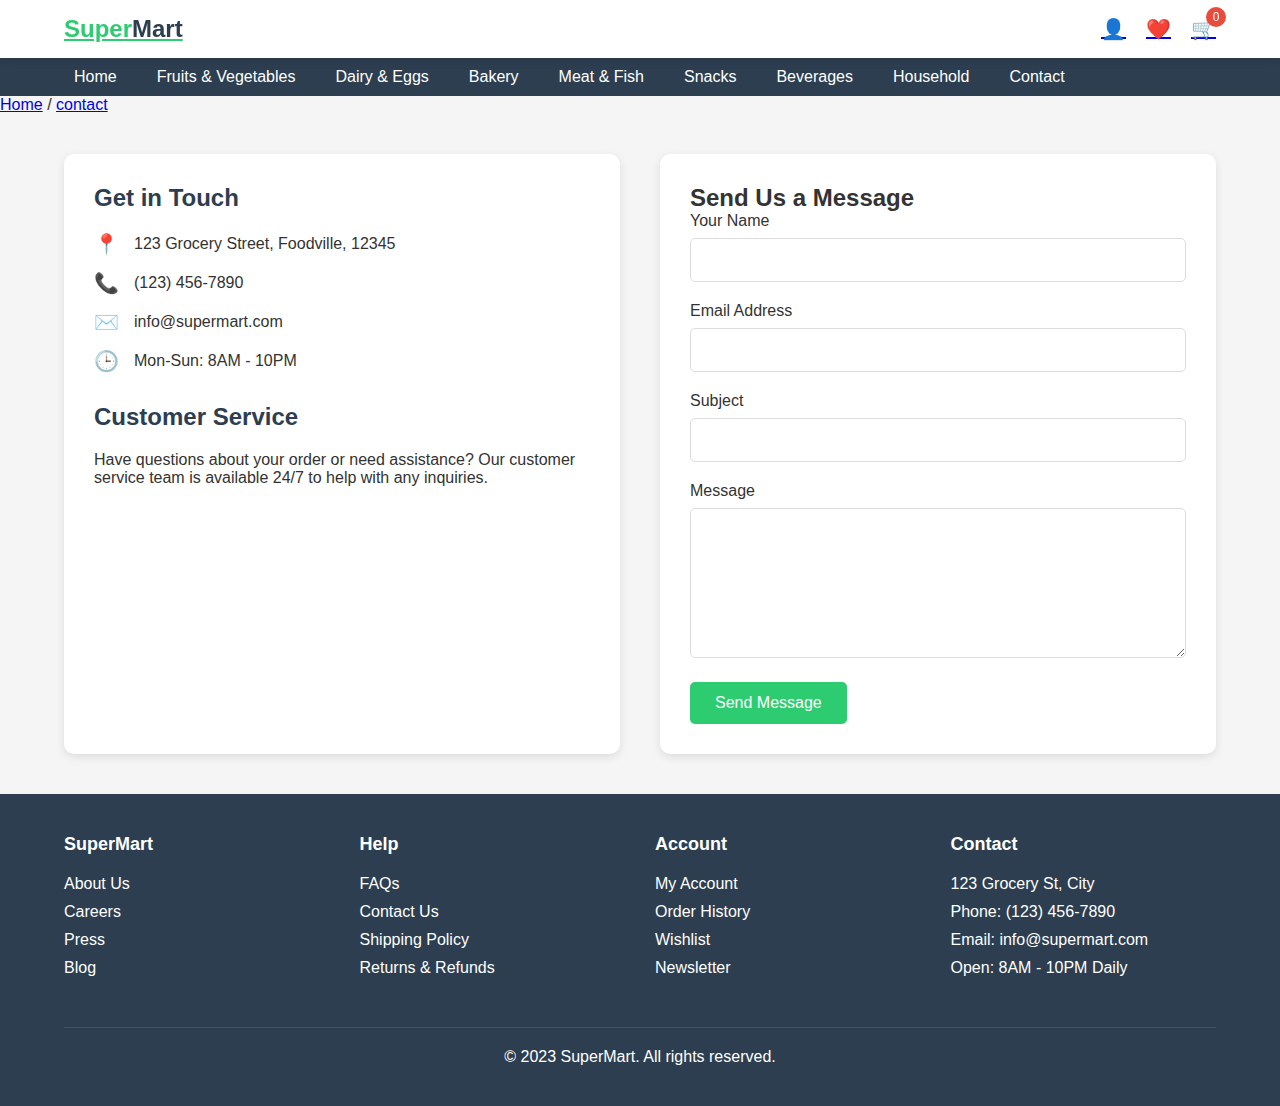
<file: contact.html>
<!-- CONTACT PAGE (save as contact.html) -->
<!DOCTYPE html>
<html lang="en">
<head>
    <meta charset="UTF-8">
    <meta name="viewport" content="width=device-width, initial-scale=1.0">
    <title>Contact Us | SuperMart</title>
    <link rel="stylesheet" href="styles.css">
    <style>
        /* Add to existing CSS */
        .contact-container {
            display: grid;
            grid-template-columns: 1fr 1fr;
            gap: 40px;
            padding: 40px 5%;
        }
        
        .contact-info {
            background-color: white;
            padding: 30px;
            border-radius: 10px;
            box-shadow: 0 3px 10px rgba(0,0,0,0.1);
        }
        
        .contact-info h2 {
            margin-bottom: 20px;
            color: var(--dark);
        }
        
        .contact-details {
            margin-bottom: 30px;
        }
        
        .contact-item {
            display: flex;
            align-items: center;
            margin-bottom: 15px;
        }
        
        .contact-icon {
            margin-right: 15px;
            font-size: 20px;
        }
        
        .contact-form {
            background-color: white;
            padding: 30px;
            border-radius: 10px;
            box-shadow: 0 3px 10px rgba(0,0,0,0.1);
        }
        
        .form-group {
            margin-bottom: 20px;
        }
        
        .form-group label {
            display: block;
            margin-bottom: 8px;
            font-weight: 500;
        }
        
        .form-control {
            width: 100%;
            padding: 12px;
            border: 1px solid #ddd;
            border-radius: 5px;
            font-size: 16px;
        }
        
        textarea.form-control {
            min-height: 150px;
            resize: vertical;
        }
        
        .submit-btn {
            background-color: var(--primary);
            color: white;
            border: none;
            padding: 12px 25px;
            border-radius: 5px;
            cursor: pointer;
            font-size: 16px;
            transition: background 0.3s;
        }
        
        .submit-btn:hover {
            background-color: #27ae60;
        }
        
        .map-container {
            margin-top: 40px;
            height: 400px;
            background-color: #eee;
            border-radius: 10px;
            overflow: hidden;
        }
        
        @media (max-width: 768px) {
            .contact-container {
                grid-template-columns: 1fr;
            }
        }
    </style>
</head>
<body>
    <header>
        <div class="header-container">
            <a href="index.html" class="logo">Super<span>Mart</span></a>
            
            <div class="user-actions">
                <a href="#" class="icon">👤</a>
                <a href="#" class="icon wishlist-icon">❤️</a>
                <a href="#" class="icon cart-icon">
                    🛒
                    <span class="cart-count">0</span>
                </a>
            </div>
        </div>
    </header>

    <nav>
        <ul class="nav-links">
            <li><a href="index.html">Home</a></li>
            <li><a href="fruits-vegetables.html">Fruits & Vegetables</a></li>
            <li><a href="dairy-eggs.html">Dairy & Eggs</a></li>
            <li><a href="bakery.html">Bakery</a></li>
            <li><a href="meat-fish.html">Meat & Fish</a></li>
            <li><a href="snacks.html">Snacks</a></li>
            <li><a href="beverages.html">Beverages</a></li>
            <li><a href="household.html">Household</a></li>
            <li><a href="contact.html" class="active">Contact</a></li>
        </ul>
    </nav>
   <div class="breadcrumbs">
        <a href="index.html">Home</a>
        <span>/</span>
        <a href="snacks.html">contact</a>
    </div>
    

    <div class="contact-container">
        <div class="contact-info">
            <h2>Get in Touch</h2>
            <div class="contact-details">
                <div class="contact-item">
                    <span class="contact-icon">📍</span>
                    <span>123 Grocery Street, Foodville, 12345</span>
                </div>
                <div class="contact-item">
                    <span class="contact-icon">📞</span>
                    <span>(123) 456-7890</span>
                </div>
                <div class="contact-item">
                    <span class="contact-icon">✉️</span>
                    <span>info@supermart.com</span>
                </div>
                <div class="contact-item">
                    <span class="contact-icon">🕒</span>
                    <span>Mon-Sun: 8AM - 10PM</span>
                </div>
            </div>
            
            <h2>Customer Service</h2>
            <p>Have questions about your order or need assistance? Our customer service team is available 24/7 to help with any inquiries.</p>
        </div>
        
        <div class="contact-form">
            <h2>Send Us a Message</h2>
            <form id="contactForm">
                <div class="form-group">
                    <label for="name">Your Name</label>
                    <input type="text" id="name" class="form-control" required>
                </div>
                <div class="form-group">
                    <label for="email">Email Address</label>
                    <input type="email" id="email" class="form-control" required>
                </div>
                <div class="form-group">
                    <label for="subject">Subject</label>
                    <input type="text" id="subject" class="form-control" required>
                </div>
                <div class="form-group">
                    <label for="message">Message</label>
                    <textarea id="message" class="form-control" required></textarea>
                </div>
                <button type="submit" class="submit-btn">Send Message</button>
            </form>
        </div>
    </div>
   

    <footer>
        <!-- Same footer as other pages -->
         <div class="footer-container">
            <div class="footer-col">
                <h3>SuperMart</h3>
                <ul>
                    <li>About Us</li>
                    <li>Careers</li>
                    <li>Press</li>
                    <li>Blog</li>
                </ul>
            </div>
            <div class="footer-col">
                <h3>Help</h3>
                <ul>
                    <li>FAQs</li>
                    <li>Contact Us</li>
                    <li>Shipping Policy</li>
                    <li>Returns & Refunds</li>
                </ul>
            </div>
            <div class="footer-col">
                <h3>Account</h3>
                <ul>
                    <li>My Account</li>
                    <li>Order History</li>
                    <li>Wishlist</li>
                    <li>Newsletter</li>
                </ul>
            </div>
            <div class="footer-col">
                <h3>Contact</h3>
                <ul>
                    <li>123 Grocery St, City</li>
                    <li>Phone: (123) 456-7890</li>
                    <li>Email: info@supermart.com</li>
                    <li>Open: 8AM - 10PM Daily</li>
                </ul>
            </div>
        </div>
        <div class="copyright">
            <p>&copy; 2023 SuperMart. All rights reserved.</p>
        </div>
    </footer>

    <script>
        // Form submission handling
        document.getElementById('contactForm').addEventListener('submit', function(e) {
            e.preventDefault();
            
            // Get form values
            const name = document.getElementById('name').value;
            const email = document.getElementById('email').value;
            const subject = document.getElementById('subject').value;
            const message = document.getElementById('message').value;
            
            // In a real app, you would send this data to your server
            console.log({ name, email, subject, message });
            
            // Show success message
            alert('Thank you for your message! We will get back to you soon.');
            
            // Reset form
            this.reset();
        });
        
        // Cart functionality same as other pages
    </script>
</body>
</html>
</file>
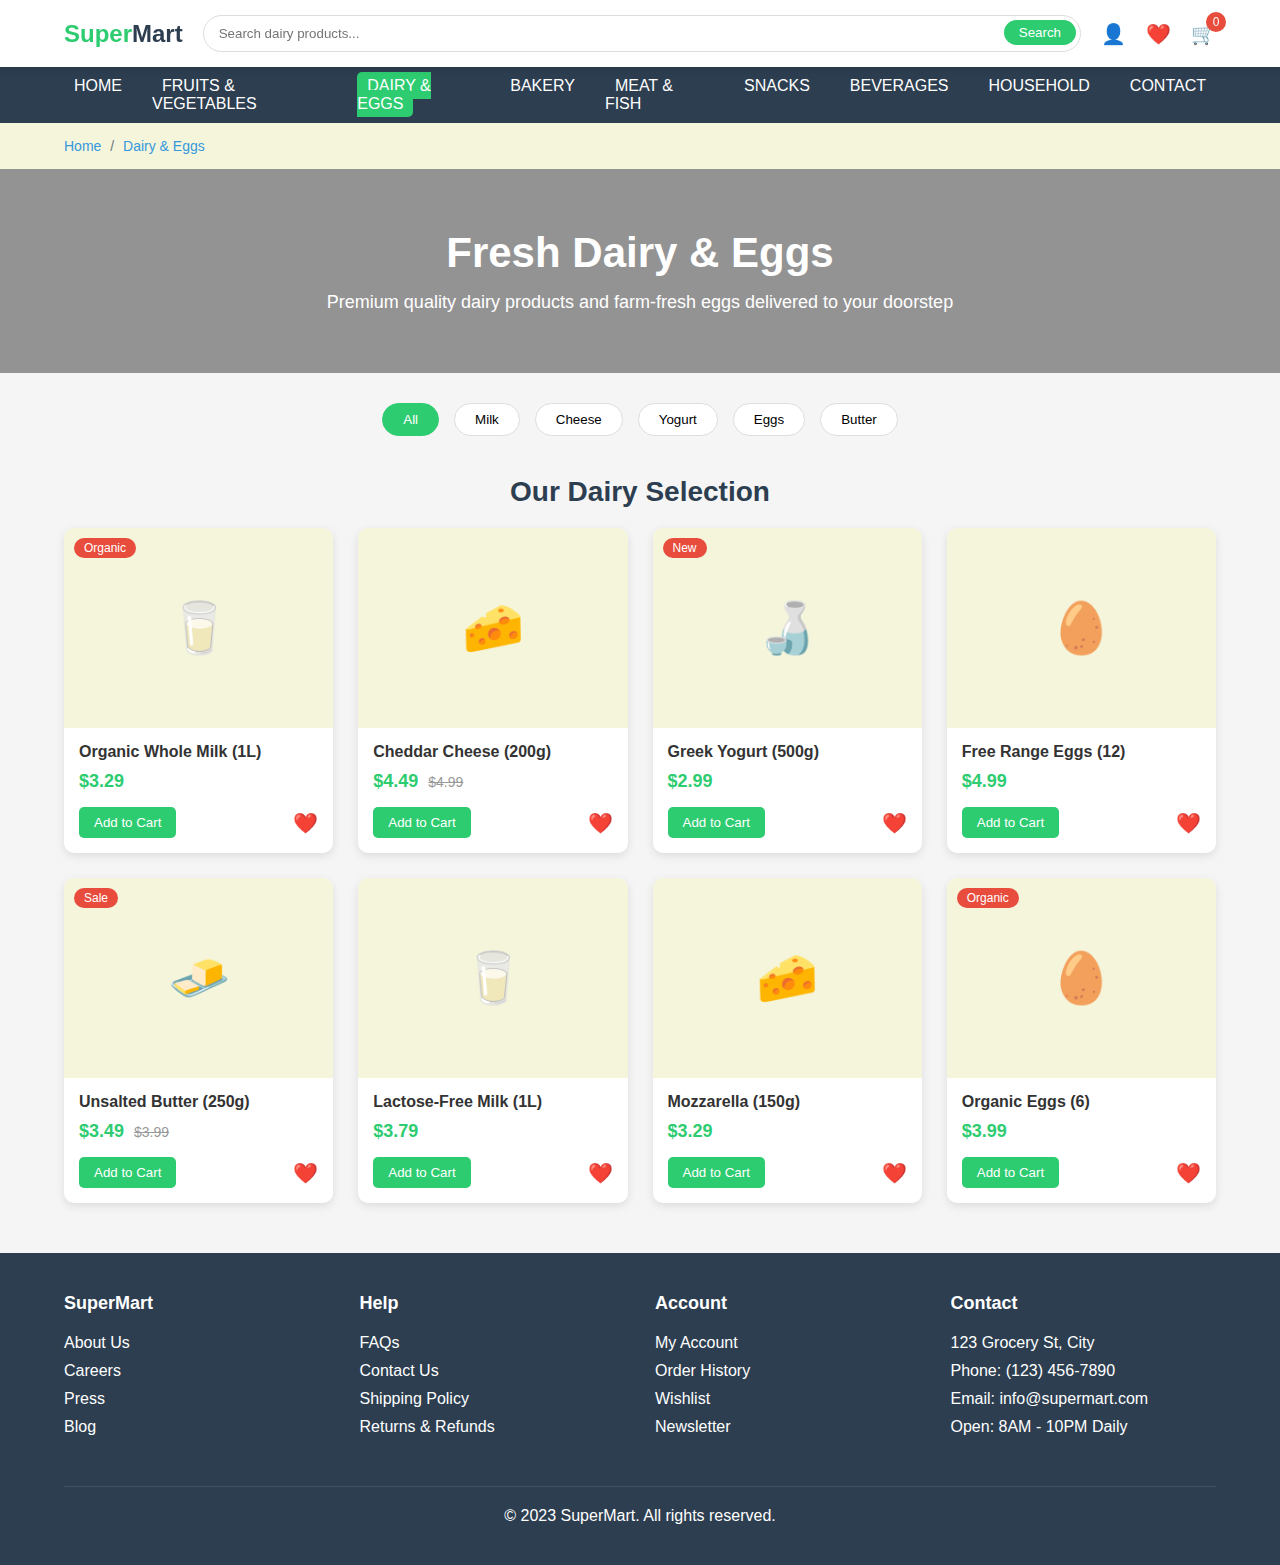
<file: dairy-eggs.html>
<!DOCTYPE html>
<html lang="en">
<head>
    <meta charset="UTF-8">
    <meta name="viewport" content="width=device-width, initial-scale=1.0">
    <title>Dairy & Eggs | SuperMart</title>
    <style>
        /* CSS Reset & Base Styles */
        * {
            margin: 0;
            padding: 0;
            box-sizing: border-box;
            font-family: 'Segoe UI', Tahoma, Geneva, Verdana, sans-serif;
        }

        :root {
            --primary: #2ecc71;
            --secondary: #3498db;
            --dark: #2c3e50;
            --light: #ecf0f1;
            --danger: #e74c3c;
            --warning: #f39c12;
            --dairy: #f5f5dc; /* Light cream color for dairy theme */
        }

        body {
            background-color: #f5f5f5;
            color: #333;
        }

        /* Header Styles */
        header {
            background-color: white;
            box-shadow: 0 2px 10px rgba(0, 0, 0, 0.1);
            position: sticky;
            top: 0;
            z-index: 100;
            padding: 15px 5%;
        }

        .header-container {
            display: flex;
            justify-content: space-between;
            align-items: center;
        }

        .logo {
            font-size: 24px;
            font-weight: bold;
            color: var(--primary);
            text-decoration: none;
        }

        .logo span {
            color: var(--dark);
        }

        .search-bar {
            flex-grow: 1;
            margin: 0 20px;
            position: relative;
        }

        .search-bar input {
            width: 100%;
            padding: 10px 15px;
            border: 1px solid #ddd;
            border-radius: 25px;
            outline: none;
        }

        .search-bar button {
            position: absolute;
            right: 5px;
            top: 5px;
            background: var(--primary);
            color: white;
            border: none;
            border-radius: 20px;
            padding: 5px 15px;
            cursor: pointer;
        }

        .user-actions {
            display: flex;
            gap: 20px;
        }

        .user-actions .icon {
            font-size: 20px;
            cursor: pointer;
            position: relative;
            color: var(--dark);
            text-decoration: none;
        }

        .cart-count {
            position: absolute;
            top: -10px;
            right: -10px;
            background: var(--danger);
            color: white;
            border-radius: 50%;
            width: 20px;
            height: 20px;
            display: flex;
            align-items: center;
            justify-content: center;
            font-size: 12px;
        }

        /* Navigation */
        nav {
            background-color: var(--dark);
            color: white;
            padding: 10px 5%;
        }

        .nav-links {
            display: flex;
            list-style: none;
            gap: 20px;
        }

        .nav-links li a {
            color: white;
            text-decoration: none;
            padding: 5px 10px;
            border-radius: 5px;
            transition: background 0.3s;
            text-transform: uppercase;
        }

        .nav-links li a:hover {
            background-color: var(--primary);
        }

        .nav-links li a.active {
            background-color: var(--primary);
        }

        /* Breadcrumbs */
        .breadcrumbs {
            padding: 15px 5%;
            background-color: var(--dairy);
            font-size: 14px;
        }

        .breadcrumbs a {
            color: var(--secondary);
            text-decoration: none;
        }

        .breadcrumbs a:hover {
            text-decoration: underline;
        }

        .breadcrumbs span {
            color: #6c757d;
            margin: 0 5px;
        }

        /* Category Header */
        .category-header {
            background: linear-gradient(rgba(0, 0, 0, 0.4), rgba(0, 0, 0, 0.4)), url('https://images.unsplash.com/photo-1550583724-b2692b85b150');
            background-size: cover;
            background-position: center;
            color: white;
            text-align: center;
            padding: 60px 20px;
            margin-bottom: 30px;
        }

        .category-header h1 {
            font-size: 42px;
            margin-bottom: 15px;
        }

        .category-header p {
            font-size: 18px;
            max-width: 700px;
            margin: 0 auto;
        }

        /* Products Section */
        .section-title {
            text-align: center;
            margin: 40px 0 20px;
            font-size: 28px;
            color: var(--dark);
        }

        .subcategories {
            display: flex;
            justify-content: center;
            gap: 15px;
            margin-bottom: 30px;
            flex-wrap: wrap;
        }

        .subcategory-btn {
            background-color: white;
            border: 1px solid #ddd;
            padding: 8px 20px;
            border-radius: 20px;
            cursor: pointer;
            transition: all 0.3s;
        }

        .subcategory-btn:hover, .subcategory-btn.active {
            background-color: var(--primary);
            color: white;
            border-color: var(--primary);
        }

        .products {
            display: grid;
            grid-template-columns: repeat(auto-fill, minmax(250px, 1fr));
            gap: 25px;
            padding: 0 5%;
            margin-bottom: 50px;
        }

        .product-card {
            background-color: white;
            border-radius: 10px;
            overflow: hidden;
            box-shadow: 0 3px 10px rgba(0, 0, 0, 0.1);
            transition: transform 0.3s;
            cursor: pointer;
            position: relative;
        }

        .product-card:hover {
            transform: translateY(-5px);
        }

        .product-img {
            height: 200px;
            background-color: var(--dairy);
            display: flex;
            align-items: center;
            justify-content: center;
            font-size: 50px;
            color: var(--dark);
        }

        .product-badge {
            position: absolute;
            top: 10px;
            left: 10px;
            background-color: var(--danger);
            color: white;
            padding: 3px 10px;
            border-radius: 20px;
            font-size: 12px;
        }

        .product-info {
            padding: 15px;
        }

        .product-info h3 {
            margin-bottom: 10px;
            font-size: 16px;
        }

        .product-price {
            display: flex;
            align-items: center;
            gap: 10px;
            margin-bottom: 15px;
        }

        .current-price {
            font-size: 18px;
            font-weight: bold;
            color: var(--primary);
        }

        .original-price {
            font-size: 14px;
            color: #999;
            text-decoration: line-through;
        }

        .product-actions {
            display: flex;
            justify-content: space-between;
        }

        .add-to-cart {
            background-color: var(--primary);
            color: white;
            border: none;
            padding: 8px 15px;
            border-radius: 5px;
            cursor: pointer;
            transition: background 0.3s;
        }

        .add-to-cart:hover {
            background-color: #27ae60;
        }

        .wishlist {
            background: none;
            border: none;
            font-size: 20px;
            cursor: pointer;
            color: #ccc;
        }

        .wishlist.active {
            color: var(--danger);
        }

        /* Footer */
        footer {
            background-color: var(--dark);
            color: white;
            padding: 40px 5%;
        }

        .footer-container {
            display: grid;
            grid-template-columns: repeat(4, 1fr);
            gap: 30px;
        }

        .footer-col h3 {
            margin-bottom: 20px;
            font-size: 18px;
        }

        .footer-col ul {
            list-style: none;
        }

        .footer-col ul li {
            margin-bottom: 10px;
        }

        .footer-col ul li a {
            color: white;
            text-decoration: none;
            transition: color 0.3s;
        }

        .footer-col ul li a:hover {
            color: var(--primary);
        }

        .copyright {
            text-align: center;
            margin-top: 40px;
            padding-top: 20px;
            border-top: 1px solid rgba(255, 255, 255, 0.1);
        }

        /* Cart Modal */
        .modal {
            display: none;
            position: fixed;
            top: 0;
            left: 0;
            width: 100%;
            height: 100%;
            background-color: rgba(0, 0, 0, 0.5);
            z-index: 1000;
            justify-content: center;
            align-items: center;
        }

        .modal-content {
            background-color: white;
            width: 80%;
            max-width: 800px;
            max-height: 80vh;
            border-radius: 10px;
            overflow: hidden;
            display: flex;
            flex-direction: column;
        }

        .modal-header {
            padding: 15px 20px;
            background-color: var(--dark);
            color: white;
            display: flex;
            justify-content: space-between;
            align-items: center;
        }

        .close-modal {
            background: none;
            border: none;
            color: white;
            font-size: 24px;
            cursor: pointer;
        }

        .modal-body {
            padding: 20px;
            overflow-y: auto;
            flex-grow: 1;
        }

        .cart-item {
            display: flex;
            gap: 20px;
            padding: 15px 0;
            border-bottom: 1px solid #eee;
        }

        .cart-item-img {
            width: 80px;
            height: 80px;
            background-color: var(--dairy);
            display: flex;
            align-items: center;
            justify-content: center;
            font-size: 24px;
        }

        .cart-item-details {
            flex-grow: 1;
        }

        .cart-item-title {
            font-weight: bold;
            margin-bottom: 5px;
        }

        .cart-item-price {
            color: var(--primary);
            margin-bottom: 10px;
        }

        .cart-item-actions {
            display: flex;
            align-items: center;
            gap: 10px;
        }

        .quantity-btn {
            width: 25px;
            height: 25px;
            border: 1px solid #ddd;
            background: none;
            cursor: pointer;
            border-radius: 3px;
        }

        .quantity {
            width: 40px;
            text-align: center;
        }

        .remove-item {
            margin-left: auto;
            color: var(--danger);
            cursor: pointer;
        }

        .modal-footer {
            padding: 15px 20px;
            background-color: #f9f9f9;
            border-top: 1px solid #eee;
        }

        .cart-total {
            display: flex;
            justify-content: space-between;
            margin-bottom: 20px;
            font-size: 18px;
        }

        .total-amount {
            font-weight: bold;
            color: var(--primary);
        }

        .checkout-btn {
            width: 100%;
            padding: 12px;
            background-color: var(--primary);
            color: white;
            border: none;
            border-radius: 5px;
            font-size: 16px;
            cursor: pointer;
            transition: background 0.3s;
        }

        .checkout-btn:hover {
            background-color: #27ae60;
        }

        /* Responsive Styles */
        @media (max-width: 768px) {
            .header-container {
                flex-direction: column;
                gap: 15px;
            }

            .search-bar {
                width: 100%;
                margin: 10px 0;
            }

            .nav-links {
                flex-wrap: wrap;
                justify-content: center;
            }

            .footer-container {
                grid-template-columns: repeat(2, 1fr);
            }
        }

        @media (max-width: 480px) {
            .footer-container {
                grid-template-columns: 1fr;
            }
            
            .products {
                grid-template-columns: 1fr;
            }
        }
    </style>
</head>
<body>
    <!-- Header -->
    <header>
        <div class="header-container">
            <a href="index.html" class="logo">Super<span>Mart</span></a>
            <div class="search-bar">
                <input type="text" placeholder="Search dairy products...">
                <button>Search</button>
            </div>
            <div class="user-actions">
                <a href="#" class="icon">👤</a>
                <a href="#" class="icon wishlist-icon">❤️</a>
                <a href="#" class="icon cart-icon">
                    🛒
                    <span class="cart-count">0</span>
                </a>
            </div>
        </div>
    </header>

    <!-- Navigation -->
    <nav>
        <ul class="nav-links" >
            <li><a href="index.html">Home</a></li>
            <li><a href="fruits-vegetables.html">Fruits & Vegetables</a></li>
            <li><a href="dairy-eggs.html" class="active">Dairy & Eggs</a></li>
            <li><a href="bakery.html">Bakery</a></li>
            <li><a href="meat-fish.html">Meat & Fish</a></li>
            <li><a href="snacks.html">Snacks</a></li>
            <li><a href="beverages.html">Beverages</a></li>
            <li><a href="household.html">Household</a></li>
            <li><a href="contact.html">Contact</a></li>
        </ul>
    </nav>

    <!-- Breadcrumbs -->
    <div class="breadcrumbs">
        <a href="index.html">Home</a>
        <span>/</span>
        <a href="dairy-eggs.html">Dairy & Eggs</a>
    </div>

    <!-- Category Header -->
    <div class="category-header">
        <h1>Fresh Dairy & Eggs</h1>
        <p>Premium quality dairy products and farm-fresh eggs delivered to your doorstep</p>
    </div>

    <!-- Subcategories -->
    <div class="subcategories">
        <button class="subcategory-btn active">All</button>
        <button class="subcategory-btn">Milk</button>
        <button class="subcategory-btn">Cheese</button>
        <button class="subcategory-btn">Yogurt</button>
        <button class="subcategory-btn">Eggs</button>
        <button class="subcategory-btn">Butter</button>
    </div>

    <!-- Products Section -->
    <h2 class="section-title">Our Dairy Selection</h2>
    <div class="products">
        <!-- Product 1 -->
        <div class="product-card">
            <div class="product-badge">Organic</div>
            <div class="product-img">🥛</div>
            <div class="product-info">
                <h3>Organic Whole Milk (1L)</h3>
                <div class="product-price">
                    <span class="current-price">$3.29</span>
                </div>
                <div class="product-actions">
                    <button class="add-to-cart">Add to Cart</button>
                    <button class="wishlist">❤️</button>
                </div>
            </div>
        </div>

        <!-- Product 2 -->
        <div class="product-card">
            <div class="product-img">🧀</div>
            <div class="product-info">
                <h3>Cheddar Cheese (200g)</h3>
                <div class="product-price">
                    <span class="current-price">$4.49</span>
                    <span class="original-price">$4.99</span>
                </div>
                <div class="product-actions">
                    <button class="add-to-cart">Add to Cart</button>
                    <button class="wishlist">❤️</button>
                </div>
            </div>
        </div>

        <!-- Product 3 -->
        <div class="product-card">
            <div class="product-badge">New</div>
            <div class="product-img">🍶</div>
            <div class="product-info">
                <h3>Greek Yogurt (500g)</h3>
                <div class="product-price">
                    <span class="current-price">$2.99</span>
                </div>
                <div class="product-actions">
                    <button class="add-to-cart">Add to Cart</button>
                    <button class="wishlist">❤️</button>
                </div>
            </div>
        </div>

        <!-- Product 4 -->
        <div class="product-card">
            <div class="product-img">🥚</div>
            <div class="product-info">
                <h3>Free Range Eggs (12)</h3>
                <div class="product-price">
                    <span class="current-price">$4.99</span>
                </div>
                <div class="product-actions">
                    <button class="add-to-cart">Add to Cart</button>
                    <button class="wishlist">❤️</button>
                </div>
            </div>
        </div>

        <!-- Product 5 -->
        <div class="product-card">
            <div class="product-badge">Sale</div>
            <div class="product-img">🧈</div>
            <div class="product-info">
                <h3>Unsalted Butter (250g)</h3>
                <div class="product-price">
                    <span class="current-price">$3.49</span>
                    <span class="original-price">$3.99</span>
                </div>
                <div class="product-actions">
                    <button class="add-to-cart">Add to Cart</button>
                    <button class="wishlist">❤️</button>
                </div>
            </div>
        </div>

        <!-- Product 6 -->
        <div class="product-card">
            <div class="product-img">🥛</div>
            <div class="product-info">
                <h3>Lactose-Free Milk (1L)</h3>
                <div class="product-price">
                    <span class="current-price">$3.79</span>
                </div>
                <div class="product-actions">
                    <button class="add-to-cart">Add to Cart</button>
                    <button class="wishlist">❤️</button>
                </div>
            </div>
        </div>

        <!-- Product 7 -->
        <div class="product-card">
            <div class="product-img">🧀</div>
            <div class="product-info">
                <h3>Mozzarella (150g)</h3>
                <div class="product-price">
                    <span class="current-price">$3.29</span>
                </div>
                <div class="product-actions">
                    <button class="add-to-cart">Add to Cart</button>
                    <button class="wishlist">❤️</button>
                </div>
            </div>
        </div>

        <!-- Product 8 -->
        <div class="product-card">
            <div class="product-badge">Organic</div>
            <div class="product-img">🥚</div>
            <div class="product-info">
                <h3>Organic Eggs (6)</h3>
                <div class="product-price">
                    <span class="current-price">$3.99</span>
                </div>
                <div class="product-actions">
                    <button class="add-to-cart">Add to Cart</button>
                    <button class="wishlist">❤️</button>
                </div>
            </div>
        </div>
    </div>

    <!-- Footer -->
    <footer>
        <div class="footer-container">
            <div class="footer-col">
                <h3>SuperMart</h3>
                <ul>
                    <li><a href="index.html">About Us</a></li>
                    <li><a href="#">Careers</a></li>
                    <li><a href="#">Press</a></li>
                    <li><a href="#">Blog</a></li>
                </ul>
            </div>
            <div class="footer-col">
                <h3>Help</h3>
                <ul>
                    <li><a href="#">FAQs</a></li>
                    <li><a href="#">Contact Us</a></li>
                    <li><a href="#">Shipping Policy</a></li>
                    <li><a href="#">Returns & Refunds</a></li>
                </ul>
            </div>
            <div class="footer-col">
                <h3>Account</h3>
                <ul>
                    <li><a href="#">My Account</a></li>
                    <li><a href="#">Order History</a></li>
                    <li><a href="#">Wishlist</a></li>
                    <li><a href="#">Newsletter</a></li>
                </ul>
            </div>
            <div class="footer-col">
                <h3>Contact</h3>
                <ul>
                    <li><a href="#">123 Grocery St, City</a></li>
                    <li><a href="#">Phone: (123) 456-7890</a></li>
                    <li><a href="#">Email: info@supermart.com</a></li>
                    <li><a href="#">Open: 8AM - 10PM Daily</a></li>
                </ul>
            </div>
        </div>
        <div class="copyright">
            <p>&copy; 2023 SuperMart. All rights reserved.</p>
        </div>
    </footer>

    <!-- Cart Modal -->
    <div class="modal" id="cartModal">
        <div class="modal-content">
            <div class="modal-header">
                <h2>Your Shopping Cart</h2>
                <button class="close-modal">&times;</button>
            </div>
            <div class="modal-body" id="cartItems">
                <div class="empty-cart-message">Your cart is empty</div>
            </div>
            <div class="modal-footer">
                <div class="cart-total">
                    <span>Total:</span>
                    <span class="total-amount">$0.00</span>
                </div>
                <button class="checkout-btn">Proceed to Checkout</button>
            </div>
        </div>
    </div>

    <script>
        // DOM Elements
        const cartIcon = document.querySelector('.cart-icon');
        const cartModal = document.getElementById('cartModal');
        const closeModal = document.querySelector('.close-modal');
        const cartItemsContainer = document.getElementById('cartItems');
        const cartCount = document.querySelector('.cart-count');
        const totalAmount = document.querySelector('.total-amount');
        const addToCartButtons = document.querySelectorAll('.add-to-cart');
        const wishlistButtons = document.querySelectorAll('.wishlist');
        const checkoutBtn = document.querySelector('.checkout-btn');
        const subcategoryBtns = document.querySelectorAll('.subcategory-btn');

        // Cart Data
        let cart = [];
        let wishlist = [];

        // Event Listeners
        cartIcon.addEventListener('click', openCartModal);
        closeModal.addEventListener('click', closeCartModal);
        checkoutBtn.addEventListener('click', checkout);

        // Add to Cart functionality
        addToCartButtons.forEach(button => {
            button.addEventListener('click', function() {
                const productCard = this.closest('.product-card');
                const productId = productCard.querySelector('h3').textContent;
                const productPrice = parseFloat(productCard.querySelector('.current-price').textContent.replace('$', ''));
                const productImg = productCard.querySelector('.product-img').textContent;
                
                // Check if product already in cart
                const existingItem = cart.find(item => item.id === productId);
                
                if (existingItem) {
                    existingItem.quantity += 1;
                } else {
                    cart.push({
                        id: productId,
                        name: productId,
                        price: productPrice,
                        img: productImg,
                        quantity: 1
                    });
                }
                
                updateCart();
                animateAddToCart(this);
            });
        });

        // Wishlist functionality
        wishlistButtons.forEach(button => {
            button.addEventListener('click', function() {
                const productCard = this.closest('.product-card');
                const productId = productCard.querySelector('h3').textContent;
                
                this.classList.toggle('active');
                
                if (this.classList.contains('active')) {
                    wishlist.push(productId);
                } else {
                    wishlist = wishlist.filter(id => id !== productId);
                }
            });
        });

        // Subcategory filtering
        subcategoryBtns.forEach(btn => {
            btn.addEventListener('click', function() {
                subcategoryBtns.forEach(b => b.classList.remove('active'));
                this.classList.add('active');
                // In a real implementation, you would filter products here
            });
        });

        // Modal Functions
        function openCartModal() {
            if (cart.length === 0) {
                cartItemsContainer.innerHTML = '<div class="empty-cart-message">Your cart is empty</div>';
            }
            cartModal.style.display = 'flex';
            document.body.style.overflow = 'hidden';
        }

        function closeCartModal() {
            cartModal.style.display = 'none';
            document.body.style.overflow = 'auto';
        }

        // Update Cart UI
        function updateCart() {
            // Update cart count
            const totalItems = cart.reduce((total, item) => total + item.quantity, 0);
            cartCount.textContent = totalItems;
            
            // Update cart items
            if (cart.length > 0) {
                cartItemsContainer.innerHTML = '';
                
                cart.forEach(item => {
                    const cartItemElement = document.createElement('div');
                    cartItemElement.className = 'cart-item';
                    cartItemElement.innerHTML = `
                        <div class="cart-item-img">${item.img}</div>
                        <div class="cart-item-details">
                            <div class="cart-item-title">${item.name}</div>
                            <div class="cart-item-price">$${item.price.toFixed(2)}</div>
                            <div class="cart-item-actions">
                                <button class="quantity-btn minus">-</button>
                                <input type="text" class="quantity" value="${item.quantity}" readonly>
                                <button class="quantity-btn plus">+</button>
                                <span class="remove-item">Remove</span>
                            </div>
                        </div>
                    `;
                    
                    cartItemsContainer.appendChild(cartItemElement);
                    
                    // Add event listeners to quantity buttons
                    const minusBtn = cartItemElement.querySelector('.minus');
                    const plusBtn = cartItemElement.querySelector('.plus');
                    const removeBtn = cartItemElement.querySelector('.remove-item');
                    
                    minusBtn.addEventListener('click', () => {
                        if (item.quantity > 1) {
                            item.quantity -= 1;
                            updateCart();
                        }
                    });
                    
                    plusBtn.addEventListener('click', () => {
                        item.quantity += 1;
                        updateCart();
                    });
                    
                    removeBtn.addEventListener('click', () => {
                        cart = cart.filter(cartItem => cartItem.id !== item.id);
                        updateCart();
                    });
                });
            } else {
                cartItemsContainer.innerHTML = '<div class="empty-cart-message">Your cart is empty</div>';
            }
            
            // Update total
            const total = cart.reduce((sum, item) => sum + (item.price * item.quantity), 0);
            totalAmount.textContent = `$${total.toFixed(2)}`;
        }

        // Checkout function
        function checkout() {
            if (cart.length === 0) {
                alert('Your cart is empty!');
                return;
            }
            
            alert(`Order placed! Total: ${totalAmount.textContent}`);
            cart = [];
            updateCart();
            closeCartModal();
        }

        // Add to cart animation
        function animateAddToCart(button) {
            button.textContent = 'Added!';
            button.style.backgroundColor = '#27ae60';
            
            setTimeout(() => {
                button.textContent = 'Add to Cart';
                button.style.backgroundColor = '';
            }, 1000);
        }

        // Close modal when clicking outside
        window.addEventListener('click', function(event) {
            if (event.target === cartModal) {
                closeCartModal();
            }
        });
    </script>
</body>
</html>
</file>
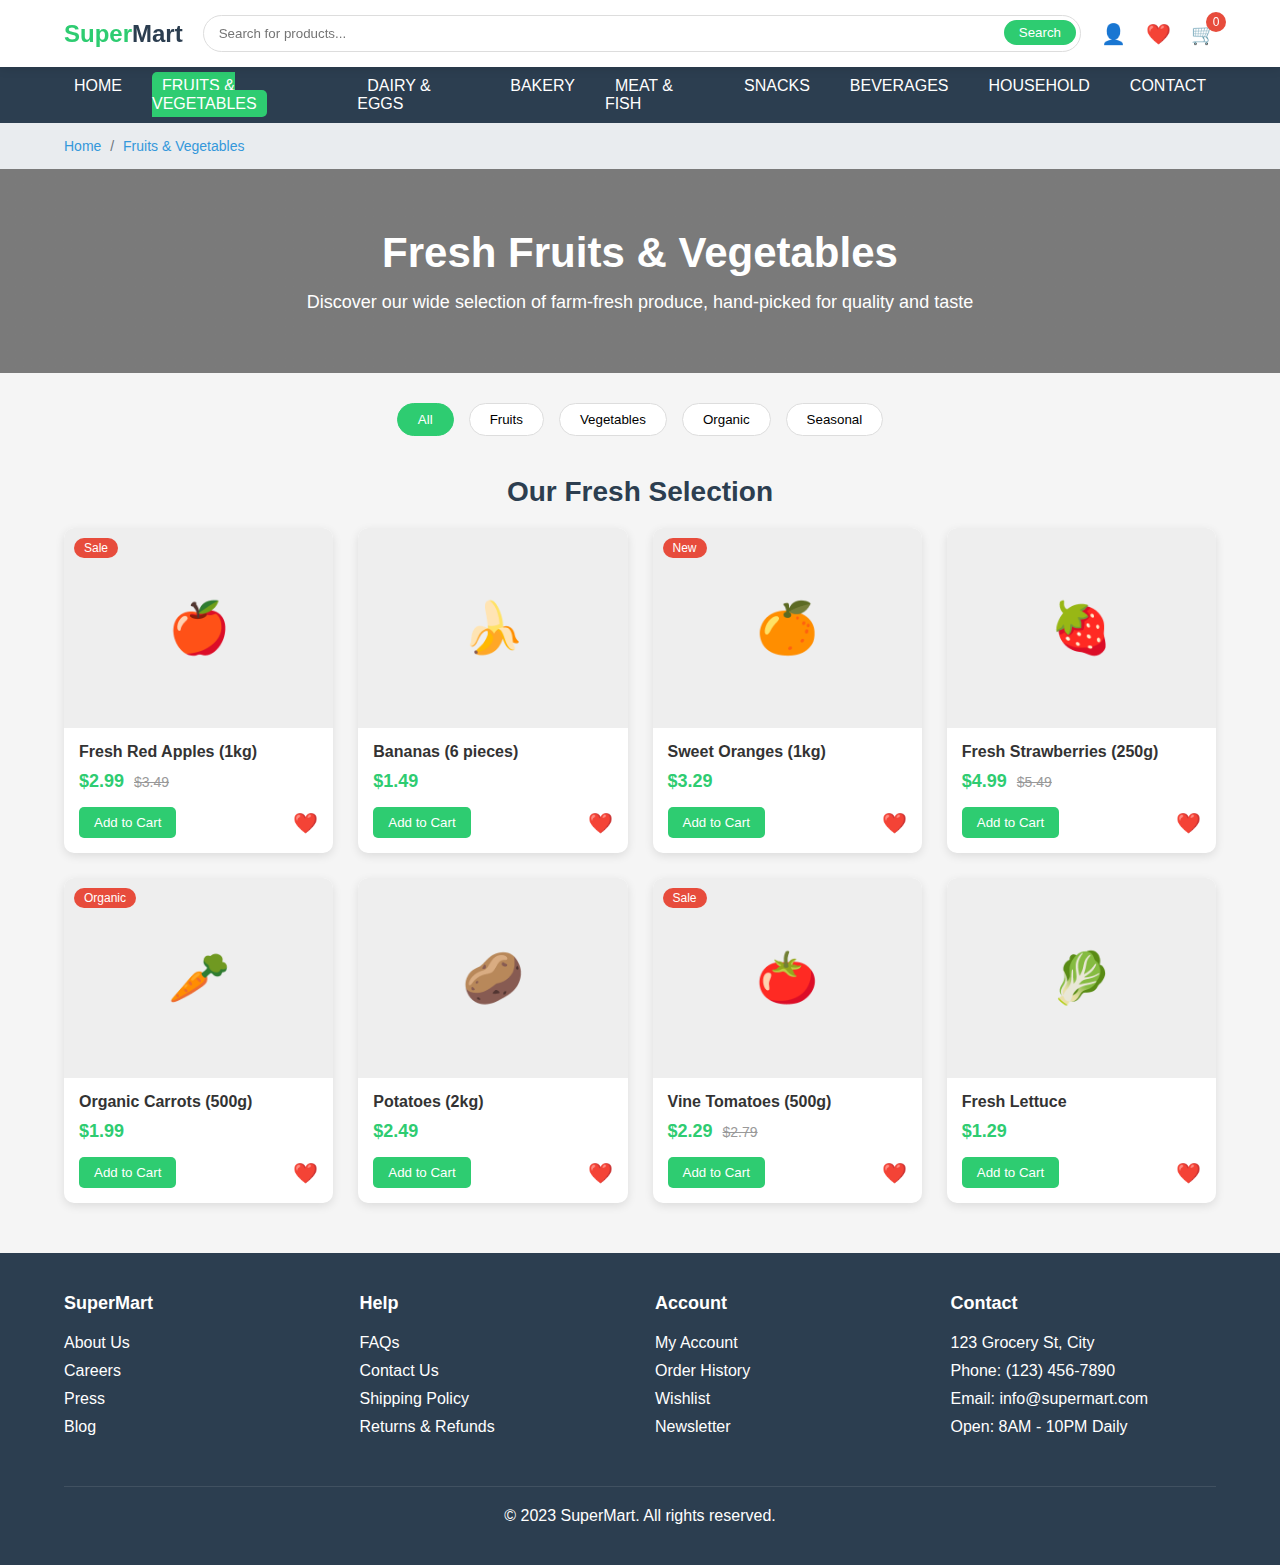
<file: fruits-vegetables.html>
<!DOCTYPE html>
<html lang="en">
<head>
    <meta charset="UTF-8">
    <meta name="viewport" content="width=device-width, initial-scale=1.0">
    <title>Fruits & Vegetables | SuperMart</title>
    <style>
        /* CSS Reset & Base Styles */
        * {
            margin: 0;
            padding: 0;
            box-sizing: border-box;
            font-family: 'Segoe UI', Tahoma, Geneva, Verdana, sans-serif;
        }

        :root {
            --primary: #2ecc71;
            --secondary: #3498db;
            --dark: #2c3e50;
            --light: #ecf0f1;
            --danger: #e74c3c;
            --warning: #f39c12;
        }

        body {
            background-color: #f5f5f5;
            color: #333;
        }

        /* Header Styles */
        header {
            background-color: white;
            box-shadow: 0 2px 10px rgba(0, 0, 0, 0.1);
            position: sticky;
            top: 0;
            z-index: 100;
            padding: 15px 5%;
        }

        .header-container {
            display: flex;
            justify-content: space-between;
            align-items: center;
        }

        .logo {
            font-size: 24px;
            font-weight: bold;
            color: var(--primary);
            text-decoration: none;
        }

        .logo span {
            color: var(--dark);
        }

        .search-bar {
            flex-grow: 1;
            margin: 0 20px;
            position: relative;
        }

        .search-bar input {
            width: 100%;
            padding: 10px 15px;
            border: 1px solid #ddd;
            border-radius: 25px;
            outline: none;
        }

        .search-bar button {
            position: absolute;
            right: 5px;
            top: 5px;
            background: var(--primary);
            color: white;
            border: none;
            border-radius: 20px;
            padding: 5px 15px;
            cursor: pointer;
        }

        .user-actions {
            display: flex;
            gap: 20px;
        }

        .user-actions .icon {
            font-size: 20px;
            cursor: pointer;
            position: relative;
            color: var(--dark);
            text-decoration: none;
        }

        .cart-count {
            position: absolute;
            top: -10px;
            right: -10px;
            background: var(--danger);
            color: white;
            border-radius: 50%;
            width: 20px;
            height: 20px;
            display: flex;
            align-items: center;
            justify-content: center;
            font-size: 12px;
        }

        /* Navigation */
        nav {
            background-color: var(--dark);
            color: white;
            padding: 10px 5%;
        }

        .nav-links {
            display: flex;
            list-style: none;
            gap: 20px;
        }

        .nav-links li a {
            color: white;
            text-decoration: none;
            padding: 5px 10px;
            border-radius: 5px;
            transition: background 0.3s;
            text-transform: uppercase;
        }

        .nav-links li a:hover {
            background-color: var(--primary);
        }

        .nav-links li a.active {
            background-color: var(--primary);
        }

        /* Breadcrumbs */
        .breadcrumbs {
            padding: 15px 5%;
            background-color: #e9ecef;
            font-size: 14px;
        }

        .breadcrumbs a {
            color: var(--secondary);
            text-decoration: none;
        }

        .breadcrumbs a:hover {
            text-decoration: underline;
        }

        .breadcrumbs span {
            color: #6c757d;
            margin: 0 5px;
        }

        /* Category Header */
        .category-header {
            background: linear-gradient(rgba(0, 0, 0, 0.5), rgba(0, 0, 0, 0.5)), url('https://images.unsplash.com/photo-1444459094717-a39f1e3e0903');
            background-size: cover;
            background-position: center;
            color: white;
            text-align: center;
            padding: 60px 20px;
            margin-bottom: 30px;
        }

        .category-header h1 {
            font-size: 42px;
            margin-bottom: 15px;
        }

        .category-header p {
            font-size: 18px;
            max-width: 700px;
            margin: 0 auto;
        }

        /* Products Section */
        .section-title {
            text-align: center;
            margin: 40px 0 20px;
            font-size: 28px;
            color: var(--dark);
        }

        .subcategories {
            display: flex;
            justify-content: center;
            gap: 15px;
            margin-bottom: 30px;
            flex-wrap: wrap;
        }

        .subcategory-btn {
            background-color: white;
            border: 1px solid #ddd;
            padding: 8px 20px;
            border-radius: 20px;
            cursor: pointer;
            transition: all 0.3s;
        }

        .subcategory-btn:hover, .subcategory-btn.active {
            background-color: var(--primary);
            color: white;
            border-color: var(--primary);
        }

        .products {
            display: grid;
            grid-template-columns: repeat(auto-fill, minmax(250px, 1fr));
            gap: 25px;
            padding: 0 5%;
            margin-bottom: 50px;
        }

        .product-card {
            background-color: white;
            border-radius: 10px;
            overflow: hidden;
            box-shadow: 0 3px 10px rgba(0, 0, 0, 0.1);
            transition: transform 0.3s;
            cursor: pointer;
            position: relative;
        }

        .product-card:hover {
            transform: translateY(-5px);
        }

        .product-img {
            height: 200px;
            background-color: #eee;
            display: flex;
            align-items: center;
            justify-content: center;
            font-size: 50px;
            color: var(--dark);
        }

        .product-badge {
            position: absolute;
            top: 10px;
            left: 10px;
            background-color: var(--danger);
            color: white;
            padding: 3px 10px;
            border-radius: 20px;
            font-size: 12px;
        }

        .product-info {
            padding: 15px;
        }

        .product-info h3 {
            margin-bottom: 10px;
            font-size: 16px;
        }

        .product-price {
            display: flex;
            align-items: center;
            gap: 10px;
            margin-bottom: 15px;
        }

        .current-price {
            font-size: 18px;
            font-weight: bold;
            color: var(--primary);
        }

        .original-price {
            font-size: 14px;
            color: #999;
            text-decoration: line-through;
        }

        .product-actions {
            display: flex;
            justify-content: space-between;
        }

        .add-to-cart {
            background-color: var(--primary);
            color: white;
            border: none;
            padding: 8px 15px;
            border-radius: 5px;
            cursor: pointer;
            transition: background 0.3s;
        }

        .add-to-cart:hover {
            background-color: #27ae60;
        }

        .wishlist {
            background: none;
            border: none;
            font-size: 20px;
            cursor: pointer;
            color: #ccc;
        }

        .wishlist.active {
            color: var(--danger);
        }

        /* Footer */
        footer {
            background-color: var(--dark);
            color: white;
            padding: 40px 5%;
        }

        .footer-container {
            display: grid;
            grid-template-columns: repeat(4, 1fr);
            gap: 30px;
        }

        .footer-col h3 {
            margin-bottom: 20px;
            font-size: 18px;
        }

        .footer-col ul {
            list-style: none;
        }

        .footer-col ul li {
            margin-bottom: 10px;
        }

        .footer-col ul li a {
            color: white;
            text-decoration: none;
            transition: color 0.3s;
        }

        .footer-col ul li a:hover {
            color: var(--primary);
        }

        .copyright {
            text-align: center;
            margin-top: 40px;
            padding-top: 20px;
            border-top: 1px solid rgba(255, 255, 255, 0.1);
        }

        /* Cart Modal */
        .modal {
            display: none;
            position: fixed;
            top: 0;
            left: 0;
            width: 100%;
            height: 100%;
            background-color: rgba(0, 0, 0, 0.5);
            z-index: 1000;
            justify-content: center;
            align-items: center;
        }

        .modal-content {
            background-color: white;
            width: 80%;
            max-width: 800px;
            max-height: 80vh;
            border-radius: 10px;
            overflow: hidden;
            display: flex;
            flex-direction: column;
        }

        .modal-header {
            padding: 15px 20px;
            background-color: var(--dark);
            color: white;
            display: flex;
            justify-content: space-between;
            align-items: center;
        }

        .close-modal {
            background: none;
            border: none;
            color: white;
            font-size: 24px;
            cursor: pointer;
        }

        .modal-body {
            padding: 20px;
            overflow-y: auto;
            flex-grow: 1;
        }

        .cart-item {
            display: flex;
            gap: 20px;
            padding: 15px 0;
            border-bottom: 1px solid #eee;
        }

        .cart-item-img {
            width: 80px;
            height: 80px;
            background-color: #eee;
            display: flex;
            align-items: center;
            justify-content: center;
            font-size: 24px;
        }

        .cart-item-details {
            flex-grow: 1;
        }

        .cart-item-title {
            font-weight: bold;
            margin-bottom: 5px;
        }

        .cart-item-price {
            color: var(--primary);
            margin-bottom: 10px;
        }

        .cart-item-actions {
            display: flex;
            align-items: center;
            gap: 10px;
        }

        .quantity-btn {
            width: 25px;
            height: 25px;
            border: 1px solid #ddd;
            background: none;
            cursor: pointer;
            border-radius: 3px;
        }

        .quantity {
            width: 40px;
            text-align: center;
        }

        .remove-item {
            margin-left: auto;
            color: var(--danger);
            cursor: pointer;
        }

        .modal-footer {
            padding: 15px 20px;
            background-color: #f9f9f9;
            border-top: 1px solid #eee;
        }

        .cart-total {
            display: flex;
            justify-content: space-between;
            margin-bottom: 20px;
            font-size: 18px;
        }

        .total-amount {
            font-weight: bold;
            color: var(--primary);
        }

        .checkout-btn {
            width: 100%;
            padding: 12px;
            background-color: var(--primary);
            color: white;
            border: none;
            border-radius: 5px;
            font-size: 16px;
            cursor: pointer;
            transition: background 0.3s;
        }

        .checkout-btn:hover {
            background-color: #27ae60;
        }

        /* Responsive Styles */
        @media (max-width: 768px) {
            .header-container {
                flex-direction: column;
                gap: 15px;
            }

            .search-bar {
                width: 100%;
                margin: 10px 0;
            }

            .nav-links {
                flex-wrap: wrap;
                justify-content: center;
            }

            .footer-container {
                grid-template-columns: repeat(2, 1fr);
            }
        }

        @media (max-width: 480px) {
            .footer-container {
                grid-template-columns: 1fr;
            }
            
            .products {
                grid-template-columns: 1fr;
            }
        }
    </style>
</head>
<body>
    <!-- Header -->
    <header>
        <div class="header-container">
            <a href="index.html" class="logo">Super<span>Mart</span></a>
            <div class="search-bar">
                <input type="text" placeholder="Search for products...">
                <button>Search</button>
            </div>
            <div class="user-actions">
                <a href="#" class="icon">👤</a>
                <a href="#" class="icon wishlist-icon">❤️</a>
                <a href="#" class="icon cart-icon">
                    🛒
                    <span class="cart-count">0</span>
                </a>
            </div>
        </div>
    </header>

    <!-- Navigation -->
    <nav>
        <ul class="nav-links">
            <li><a href="index.html">Home</a></li>
            <li><a href="fruits-vegetables.html" class="active">Fruits & Vegetables</a></li>
            <li><a href="dairy-eggs.html">Dairy & Eggs</a></li>
            <li><a href="bakery.html">Bakery</a></li>
            <li><a href="meat-fish.html">Meat & Fish</a></li>
            <li><a href="snacks.html">Snacks</a></li>
            <li><a href="beverages.html">Beverages</a></li>
            <li><a href="household.html">Household</a></li>
            <li><a href="contact.html">Contact</a></li>
        </ul>
    </nav>

    <!-- Breadcrumbs -->
    <div class="breadcrumbs">
        <a href="index.html">Home</a>
        <span>/</span>
        <a href="fruits-vegetables.html">Fruits & Vegetables</a>
    </div>

    <!-- Category Header -->
    <div class="category-header">
        <h1>Fresh Fruits & Vegetables</h1>
        <p>Discover our wide selection of farm-fresh produce, hand-picked for quality and taste</p>
    </div>

    <!-- Subcategories -->
    <div class="subcategories">
        <button class="subcategory-btn active">All</button>
        <button class="subcategory-btn">Fruits</button>
        <button class="subcategory-btn">Vegetables</button>
        <button class="subcategory-btn">Organic</button>
        <button class="subcategory-btn">Seasonal</button>
    </div>

    <!-- Products Section -->
    <h2 class="section-title">Our Fresh Selection</h2>
    <div class="products">
        <!-- Product 1 -->
        <div class="product-card">
            <div class="product-badge">Sale</div>
            <div class="product-img">🍎</div>
            <div class="product-info">
                <h3>Fresh Red Apples (1kg)</h3>
                <div class="product-price">
                    <span class="current-price">$2.99</span>
                    <span class="original-price">$3.49</span>
                </div>
                <div class="product-actions">
                    <button class="add-to-cart">Add to Cart</button>
                    <button class="wishlist">❤️</button>
                </div>
            </div>
        </div>

        <!-- Product 2 -->
        <div class="product-card">
            <div class="product-img">🍌</div>
            <div class="product-info">
                <h3>Bananas (6 pieces)</h3>
                <div class="product-price">
                    <span class="current-price">$1.49</span>
                </div>
                <div class="product-actions">
                    <button class="add-to-cart">Add to Cart</button>
                    <button class="wishlist">❤️</button>
                </div>
            </div>
        </div>

        <!-- Product 3 -->
        <div class="product-card">
            <div class="product-badge">New</div>
            <div class="product-img">🍊</div>
            <div class="product-info">
                <h3>Sweet Oranges (1kg)</h3>
                <div class="product-price">
                    <span class="current-price">$3.29</span>
                </div>
                <div class="product-actions">
                    <button class="add-to-cart">Add to Cart</button>
                    <button class="wishlist">❤️</button>
                </div>
            </div>
        </div>

        <!-- Product 4 -->
        <div class="product-card">
            <div class="product-img">🍓</div>
            <div class="product-info">
                <h3>Fresh Strawberries (250g)</h3>
                <div class="product-price">
                    <span class="current-price">$4.99</span>
                    <span class="original-price">$5.49</span>
                </div>
                <div class="product-actions">
                    <button class="add-to-cart">Add to Cart</button>
                    <button class="wishlist">❤️</button>
                </div>
            </div>
        </div>

        <!-- Product 5 -->
        <div class="product-card">
            <div class="product-badge">Organic</div>
            <div class="product-img">🥕</div>
            <div class="product-info">
                <h3>Organic Carrots (500g)</h3>
                <div class="product-price">
                    <span class="current-price">$1.99</span>
                </div>
                <div class="product-actions">
                    <button class="add-to-cart">Add to Cart</button>
                    <button class="wishlist">❤️</button>
                </div>
            </div>
        </div>

        <!-- Product 6 -->
        <div class="product-card">
            <div class="product-img">🥔</div>
            <div class="product-info">
                <h3>Potatoes (2kg)</h3>
                <div class="product-price">
                    <span class="current-price">$2.49</span>
                </div>
                <div class="product-actions">
                    <button class="add-to-cart">Add to Cart</button>
                    <button class="wishlist">❤️</button>
                </div>
            </div>
        </div>

        <!-- Product 7 -->
        <div class="product-card">
            <div class="product-badge">Sale</div>
            <div class="product-img">🍅</div>
            <div class="product-info">
                <h3>Vine Tomatoes (500g)</h3>
                <div class="product-price">
                    <span class="current-price">$2.29</span>
                    <span class="original-price">$2.79</span>
                </div>
                <div class="product-actions">
                    <button class="add-to-cart">Add to Cart</button>
                    <button class="wishlist">❤️</button>
                </div>
            </div>
        </div>

        <!-- Product 8 -->
        <div class="product-card">
            <div class="product-img">🥬</div>
            <div class="product-info">
                <h3>Fresh Lettuce</h3>
                <div class="product-price">
                    <span class="current-price">$1.29</span>
                </div>
                <div class="product-actions">
                    <button class="add-to-cart">Add to Cart</button>
                    <button class="wishlist">❤️</button>
                </div>
            </div>
        </div>
    </div>

    <!-- Footer -->
    <footer>
        <div class="footer-container">
            <div class="footer-col">
                <h3>SuperMart</h3>
                <ul>
                    <li><a href="index.html">About Us</a></li>
                    <li><a href="#">Careers</a></li>
                    <li><a href="#">Press</a></li>
                    <li><a href="#">Blog</a></li>
                </ul>
            </div>
            <div class="footer-col">
                <h3>Help</h3>
                <ul>
                    <li><a href="#">FAQs</a></li>
                    <li><a href="#">Contact Us</a></li>
                    <li><a href="#">Shipping Policy</a></li>
                    <li><a href="#">Returns & Refunds</a></li>
                </ul>
            </div>
            <div class="footer-col">
                <h3>Account</h3>
                <ul>
                    <li><a href="#">My Account</a></li>
                    <li><a href="#">Order History</a></li>
                    <li><a href="#">Wishlist</a></li>
                    <li><a href="#">Newsletter</a></li>
                </ul>
            </div>
            <div class="footer-col">
                <h3>Contact</h3>
                <ul>
                    <li><a href="#">123 Grocery St, City</a></li>
                    <li><a href="#">Phone: (123) 456-7890</a></li>
                    <li><a href="#">Email: info@supermart.com</a></li>
                    <li><a href="#">Open: 8AM - 10PM Daily</a></li>
                </ul>
            </div>
        </div>
        <div class="copyright">
            <p>&copy; 2023 SuperMart. All rights reserved.</p>
        </div>
    </footer>

    <!-- Cart Modal -->
    <div class="modal" id="cartModal">
        <div class="modal-content">
            <div class="modal-header">
                <h2>Your Shopping Cart</h2>
                <button class="close-modal">&times;</button>
            </div>
            <div class="modal-body" id="cartItems">
                <div class="empty-cart-message">Your cart is empty</div>
            </div>
            <div class="modal-footer">
                <div class="cart-total">
                    <span>Total:</span>
                    <span class="total-amount">$0.00</span>
                </div>
                <button class="checkout-btn">Proceed to Checkout</button>
            </div>
        </div>
    </div>

    <script>
        // DOM Elements
        const cartIcon = document.querySelector('.cart-icon');
        const cartModal = document.getElementById('cartModal');
        const closeModal = document.querySelector('.close-modal');
        const cartItemsContainer = document.getElementById('cartItems');
        const cartCount = document.querySelector('.cart-count');
        const totalAmount = document.querySelector('.total-amount');
        const addToCartButtons = document.querySelectorAll('.add-to-cart');
        const wishlistButtons = document.querySelectorAll('.wishlist');
        const checkoutBtn = document.querySelector('.checkout-btn');
        const subcategoryBtns = document.querySelectorAll('.subcategory-btn');

        // Cart Data
        let cart = [];
        let wishlist = [];

        // Event Listeners
        cartIcon.addEventListener('click', openCartModal);
        closeModal.addEventListener('click', closeCartModal);
        checkoutBtn.addEventListener('click', checkout);

        // Add to Cart functionality
        addToCartButtons.forEach(button => {
            button.addEventListener('click', function() {
                const productCard = this.closest('.product-card');
                const productId = productCard.querySelector('h3').textContent;
                const productPrice = parseFloat(productCard.querySelector('.current-price').textContent.replace('$', ''));
                const productImg = productCard.querySelector('.product-img').textContent;
                
                // Check if product already in cart
                const existingItem = cart.find(item => item.id === productId);
                
                if (existingItem) {
                    existingItem.quantity += 1;
                } else {
                    cart.push({
                        id: productId,
                        name: productId,
                        price: productPrice,
                        img: productImg,
                        quantity: 1
                    });
                }
                
                updateCart();
                animateAddToCart(this);
            });
        });

        // Wishlist functionality
        wishlistButtons.forEach(button => {
            button.addEventListener('click', function() {
                const productCard = this.closest('.product-card');
                const productId = productCard.querySelector('h3').textContent;
                
                this.classList.toggle('active');
                
                if (this.classList.contains('active')) {
                    wishlist.push(productId);
                } else {
                    wishlist = wishlist.filter(id => id !== productId);
                }
            });
        });

        // Subcategory filtering
        subcategoryBtns.forEach(btn => {
            btn.addEventListener('click', function() {
                subcategoryBtns.forEach(b => b.classList.remove('active'));
                this.classList.add('active');
                // In a real implementation, you would filter products here
            });
        });

        // Modal Functions
        function openCartModal() {
            if (cart.length === 0) {
                cartItemsContainer.innerHTML = '<div class="empty-cart-message">Your cart is empty</div>';
            }
            cartModal.style.display = 'flex';
            document.body.style.overflow = 'hidden';
        }

        function closeCartModal() {
            cartModal.style.display = 'none';
            document.body.style.overflow = 'auto';
        }

        // Update Cart UI
        function updateCart() {
            // Update cart count
            const totalItems = cart.reduce((total, item) => total + item.quantity, 0);
            cartCount.textContent = totalItems;
            
            // Update cart items
            if (cart.length > 0) {
                cartItemsContainer.innerHTML = '';
                
                cart.forEach(item => {
                    const cartItemElement = document.createElement('div');
                    cartItemElement.className = 'cart-item';
                    cartItemElement.innerHTML = `
                        <div class="cart-item-img">${item.img}</div>
                        <div class="cart-item-details">
                            <div class="cart-item-title">${item.name}</div>
                            <div class="cart-item-price">$${item.price.toFixed(2)}</div>
                            <div class="cart-item-actions">
                                <button class="quantity-btn minus">-</button>
                                <input type="text" class="quantity" value="${item.quantity}" readonly>
                                <button class="quantity-btn plus">+</button>
                                <span class="remove-item">Remove</span>
                            </div>
                        </div>
                    `;
                    
                    cartItemsContainer.appendChild(cartItemElement);
                    
                    // Add event listeners to quantity buttons
                    const minusBtn = cartItemElement.querySelector('.minus');
                    const plusBtn = cartItemElement.querySelector('.plus');
                    const removeBtn = cartItemElement.querySelector('.remove-item');
                    
                    minusBtn.addEventListener('click', () => {
                        if (item.quantity > 1) {
                            item.quantity -= 1;
                            updateCart();
                        }
                    });
                    
                    plusBtn.addEventListener('click', () => {
                        item.quantity += 1;
                        updateCart();
                    });
                    
                    removeBtn.addEventListener('click', () => {
                        cart = cart.filter(cartItem => cartItem.id !== item.id);
                        updateCart();
                    });
                });
            } else {
                cartItemsContainer.innerHTML = '<div class="empty-cart-message">Your cart is empty</div>';
            }
            
            // Update total
            const total = cart.reduce((sum, item) => sum + (item.price * item.quantity), 0);
            totalAmount.textContent = `$${total.toFixed(2)}`;
        }

        // Checkout function
        function checkout() {
            if (cart.length === 0) {
                alert('Your cart is empty!');
                return;
            }
            
            alert(`Order placed! Total: ${totalAmount.textContent}`);
            cart = [];
            updateCart();
            closeCartModal();
        }

        // Add to cart animation
        function animateAddToCart(button) {
            button.textContent = 'Added!';
            button.style.backgroundColor = '#27ae60';
            
            setTimeout(() => {
                button.textContent = 'Add to Cart';
                button.style.backgroundColor = '';
            }, 1000);
        }

        // Close modal when clicking outside
        window.addEventListener('click', function(event) {
            if (event.target === cartModal) {
                closeCartModal();
            }
        });
    </script>
</body>
</html>
</file>
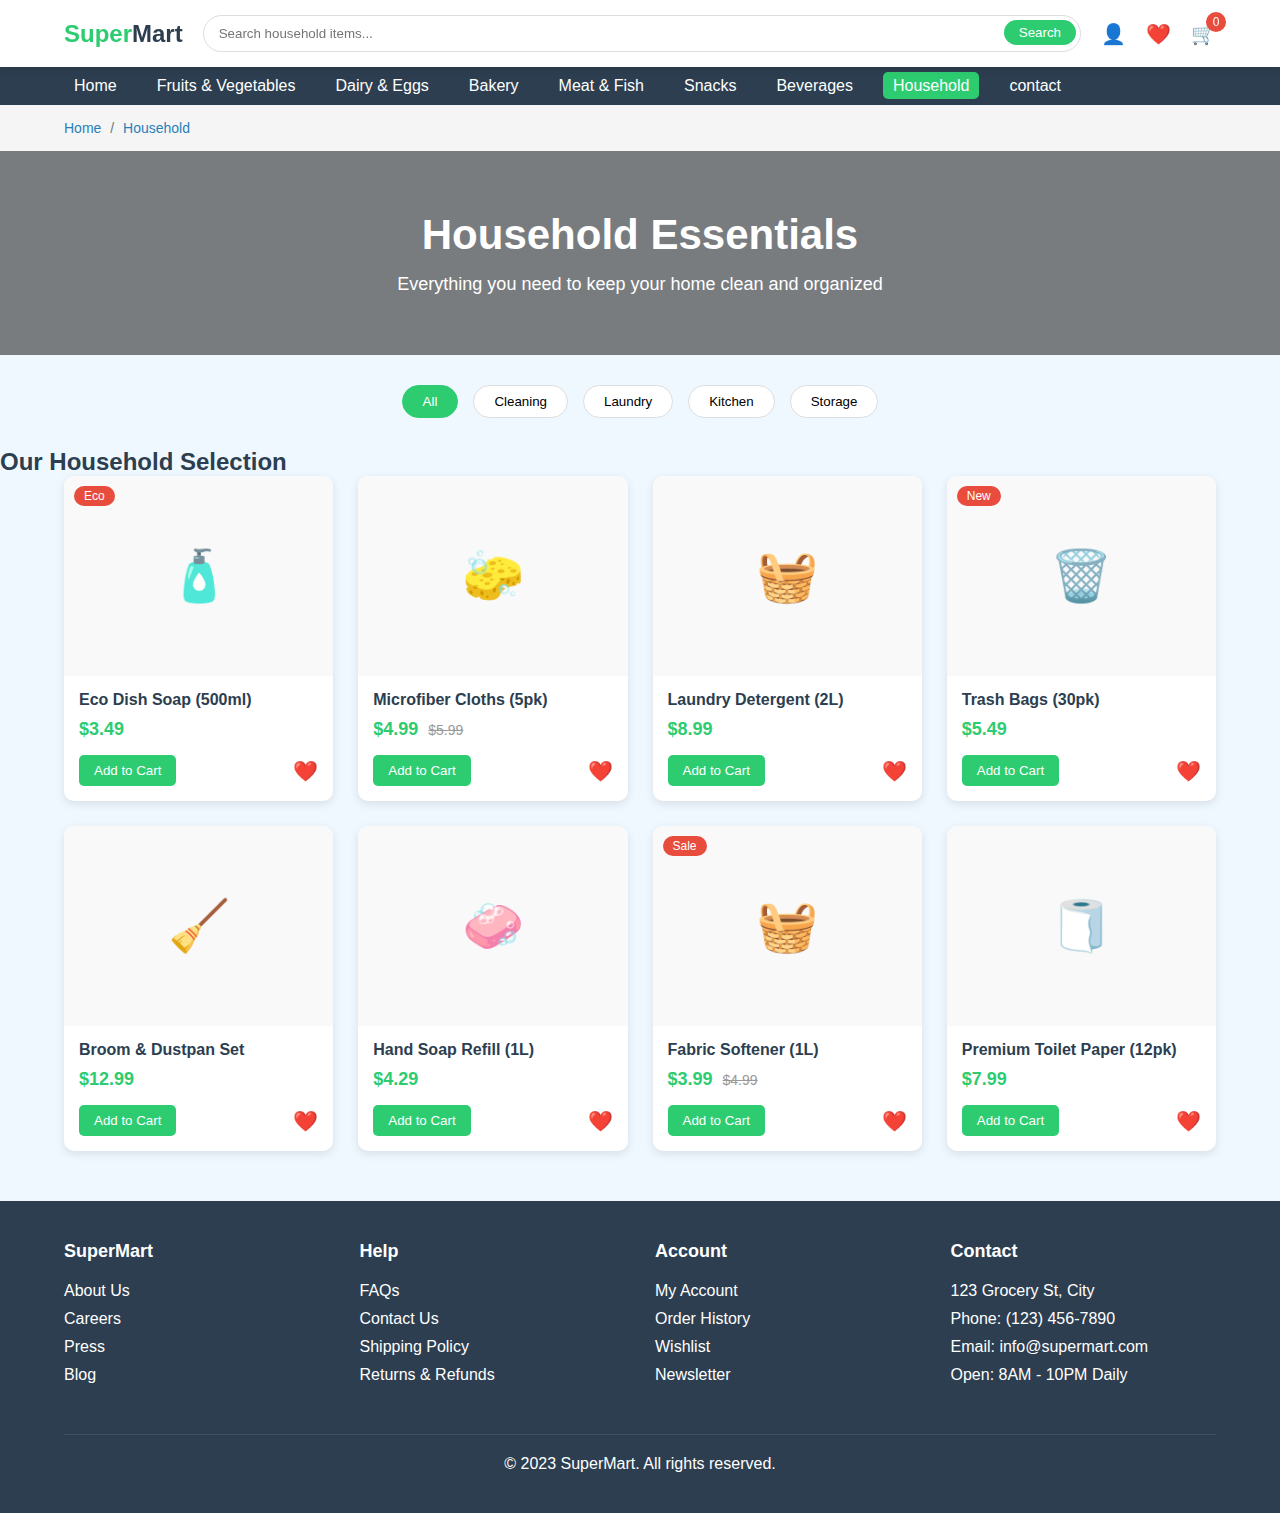
<file: Household.html>
<!DOCTYPE html>
<html lang="en">
<head>
    <meta charset="UTF-8">
    <meta name="viewport" content="width=device-width, initial-scale=1.0">
    <title>Household | SuperMart</title>
    <style>
        /* CSS Reset & Base Styles */
        * {
            margin: 0;
            padding: 0;
            box-sizing: border-box;
            font-family: 'Segoe UI', Tahoma, Geneva, Verdana, sans-serif;
        }

        :root {
            --primary: #2ecc71;;  /* Blue for household theme */
            --secondary: #2980b9;
            --dark: #2c3e50;
            --light: #f5f5f5;
            --danger: #e74c3c;
            --warning: #f39c12;
            --household-bg: #f0f8ff;  /* Light blue background */
        }

        body {
            background-color: var(--household-bg);
            color: var(--dark);
        }

        /* Header Styles */
        header {
            background-color: white;
            box-shadow: 0 2px 10px rgba(0, 0, 0, 0.1);
            position: sticky;
            top: 0;
            z-index: 100;
            padding: 15px 5%;
        }

        .header-container {
            display: flex;
            justify-content: space-between;
            align-items: center;
        }

        .logo {
            font-size: 24px;
            font-weight: bold;
            color: var(--primary);
            text-decoration: none;
        }

        .logo span {
            color: var(--dark);
        }

        .search-bar {
            flex-grow: 1;
            margin: 0 20px;
            position: relative;
        }

        .search-bar input {
            width: 100%;
            padding: 10px 15px;
            border: 1px solid #ddd;
            border-radius: 25px;
            outline: none;
        }

        .search-bar button {
            position: absolute;
            right: 5px;
            top: 5px;
            background: var(--primary);
            color: white;
            border: none;
            border-radius: 20px;
            padding: 5px 15px;
            cursor: pointer;
        }

        .user-actions {
            display: flex;
            gap: 20px;
        }

        .user-actions .icon {
            font-size: 20px;
            cursor: pointer;
            position: relative;
            color: var(--dark);
            text-decoration: none;
        }

        .cart-count {
            position: absolute;
            top: -10px;
            right: -10px;
            background: var(--danger);
            color: white;
            border-radius: 50%;
            width: 20px;
            height: 20px;
            display: flex;
            align-items: center;
            justify-content: center;
            font-size: 12px;
        }

        /* Navigation */
        nav {
            background-color: var(--dark);
            color: white;
            padding: 10px 5%;
        }

        .nav-links {
            display: flex;
            list-style: none;
            gap: 20px;
        }

        .nav-links li a {
            color: white;
            text-decoration: none;
            padding: 5px 10px;
            border-radius: 5px;
            transition: background 0.3s;
        }

        .nav-links li a:hover {
            background-color: var(--primary);
        }

        .nav-links li a.active {
            background-color: var(--primary);
        }

        /* Breadcrumbs */
        .breadcrumbs {
            padding: 15px 5%;
            background-color: var(--light);
            font-size: 14px;
        }

        .breadcrumbs a {
            color: var(--secondary);
            text-decoration: none;
        }

        .breadcrumbs a:hover {
            text-decoration: underline;
        }

        .breadcrumbs span {
            color: #6c757d;
            margin: 0 5px;
        }

        /* Category Header */
        .category-header {
            background: linear-gradient(rgba(0, 0, 0, 0.5), rgba(0, 0, 0, 0.5)), url('https://images.unsplash.com/photo-1581578731548-c64695cc6952');
            background-size: cover;
            background-position: center;
            color: white;
            text-align: center;
            padding: 60px 20px;
            margin-bottom: 30px;
        }

        .category-header h1 {
            font-size: 42px;
            margin-bottom: 15px;
        }

        .category-header p {
            font-size: 18px;
            max-width: 700px;
            margin: 0 auto;
        }

        /* Subcategories */
        .subcategories {
            display: flex;
            justify-content: center;
            gap: 15px;
            margin-bottom: 30px;
            flex-wrap: wrap;
        }

        .subcategory-btn {
            background-color: white;
            border: 1px solid #ddd;
            padding: 8px 20px;
            border-radius: 20px;
            cursor: pointer;
            transition: all 0.3s;
        }

        .subcategory-btn:hover, .subcategory-btn.active {
            background-color: var(--primary);
            color: white;
            border-color: var(--primary);
        }

        /* Products Section */
        .products {
            display: grid;
            grid-template-columns: repeat(auto-fill, minmax(250px, 1fr));
            gap: 25px;
            padding: 0 5%;
            margin-bottom: 50px;
        }

        .product-card {
            background-color: white;
            border-radius: 10px;
            overflow: hidden;
            box-shadow: 0 3px 10px rgba(0, 0, 0, 0.1);
            transition: transform 0.3s;
            cursor: pointer;
            position: relative;
        }

        .product-card:hover {
            transform: translateY(-5px);
        }

        .product-img {
            height: 200px;
            background-color: #f9f9f9;
            display: flex;
            align-items: center;
            justify-content: center;
            font-size: 50px;
            color: var(--dark);
        }

        .product-badge {
            position: absolute;
            top: 10px;
            left: 10px;
            background-color: var(--danger);
            color: white;
            padding: 3px 10px;
            border-radius: 20px;
            font-size: 12px;
        }

        .product-info {
            padding: 15px;
        }

        .product-info h3 {
            margin-bottom: 10px;
            font-size: 16px;
        }

        .product-price {
            display: flex;
            align-items: center;
            gap: 10px;
            margin-bottom: 15px;
        }

        .current-price {
            font-size: 18px;
            font-weight: bold;
            color: var(--primary);
        }

        .original-price {
            font-size: 14px;
            color: #999;
            text-decoration: line-through;
        }

        .product-actions {
            display: flex;
            justify-content: space-between;
        }

        .add-to-cart {
            background-color: var(--primary);
            color: white;
            border: none;
            padding: 8px 15px;
            border-radius: 5px;
            cursor: pointer;
            transition: background 0.3s;
        }

        .add-to-cart:hover {
            background-color: #2980b9;
        }

        .wishlist {
            background: none;
            border: none;
            font-size: 20px;
            cursor: pointer;
            color: #ccc;
        }

        .wishlist.active {
            color: var(--danger);
        }

        /* Footer */
        footer {
            background-color: var(--dark);
            color: white;
            padding: 40px 5%;
        }

        .footer-container {
            display: grid;
            grid-template-columns: repeat(4, 1fr);
            gap: 30px;
        }

        .footer-col h3 {
            margin-bottom: 20px;
            font-size: 18px;
        }

        .footer-col ul {
            list-style: none;
        }

        .footer-col ul li {
            margin-bottom: 10px;
        }

        .footer-col ul li a {
            color: white;
            text-decoration: none;
            transition: color 0.3s;
        }

        .footer-col ul li a:hover {
            color: var(--primary);
        }

        .copyright {
            text-align: center;
            margin-top: 40px;
            padding-top: 20px;
            border-top: 1px solid rgba(255, 255, 255, 0.1);
        }

        /* Cart Modal */
        .modal {
            display: none;
            position: fixed;
            top: 0;
            left: 0;
            width: 100%;
            height: 100%;
            background-color: rgba(0, 0, 0, 0.5);
            z-index: 1000;
            justify-content: center;
            align-items: center;
        }

        .modal-content {
            background-color: white;
            width: 80%;
            max-width: 800px;
            max-height: 80vh;
            border-radius: 10px;
            overflow: hidden;
            display: flex;
            flex-direction: column;
        }

        .modal-header {
            padding: 15px 20px;
            background-color: var(--dark);
            color: white;
            display: flex;
            justify-content: space-between;
            align-items: center;
        }

        .close-modal {
            background: none;
            border: none;
            color: white;
            font-size: 24px;
            cursor: pointer;
        }

        .modal-body {
            padding: 20px;
            overflow-y: auto;
            flex-grow: 1;
        }

        .cart-item {
            display: flex;
            gap: 20px;
            padding: 15px 0;
            border-bottom: 1px solid #eee;
        }

        .cart-item-img {
            width: 80px;
            height: 80px;
            background-color: #f9f9f9;
            display: flex;
            align-items: center;
            justify-content: center;
            font-size: 24px;
        }

        .cart-item-details {
            flex-grow: 1;
        }

        .cart-item-title {
            font-weight: bold;
            margin-bottom: 5px;
        }

        .cart-item-price {
            color: var(--primary);
            margin-bottom: 10px;
        }

        .cart-item-actions {
            display: flex;
            align-items: center;
            gap: 10px;
        }

        .quantity-btn {
            width: 25px;
            height: 25px;
            border: 1px solid #ddd;
            background: none;
            cursor: pointer;
            border-radius: 3px;
        }

        .quantity {
            width: 40px;
            text-align: center;
        }

        .remove-item {
            margin-left: auto;
            color: var(--danger);
            cursor: pointer;
        }

        .modal-footer {
            padding: 15px 20px;
            background-color: #f9f9f9;
            border-top: 1px solid #eee;
        }

        .cart-total {
            display: flex;
            justify-content: space-between;
            margin-bottom: 20px;
            font-size: 18px;
        }

        .total-amount {
            font-weight: bold;
            color: var(--primary);
        }

        .checkout-btn {
            width: 100%;
            padding: 12px;
            background-color: var(--primary);
            color: white;
            border: none;
            border-radius: 5px;
            font-size: 16px;
            cursor: pointer;
            transition: background 0.3s;
        }

        .checkout-btn:hover {
            background-color: #2980b9;
        }

        /* Responsive Styles */
        @media (max-width: 768px) {
            .header-container {
                flex-direction: column;
                gap: 15px;
            }

            .search-bar {
                width: 100%;
                margin: 10px 0;
            }

            .nav-links {
                flex-wrap: wrap;
                justify-content: center;
            }

            .footer-container {
                grid-template-columns: repeat(2, 1fr);
            }
        }

        @media (max-width: 480px) {
            .footer-container {
                grid-template-columns: 1fr;
            }
            
            .products {
                grid-template-columns: 1fr;
            }
        }
    </style>
</head>
<body>
    <!-- Header -->
    <header>
        <div class="header-container">
            <a href="index.html" class="logo">Super<span>Mart</span></a>
            <div class="search-bar">
                <input type="text" placeholder="Search household items...">
                <button>Search</button>
            </div>
            <div class="user-actions">
                <a href="#" class="icon">👤</a>
                <a href="#" class="icon wishlist-icon">❤️</a>
                <a href="#" class="icon cart-icon">
                    🛒
                    <span class="cart-count">0</span>
                </a>
            </div>
        </div>
    </header>

    <!-- Navigation -->
    <nav>
        <ul class="nav-links">
            <li><a href="index.html">Home</a></li>
            <li><a href="fruits-vegetables.html">Fruits & Vegetables</a></li>
            <li><a href="dairy-eggs.html">Dairy & Eggs</a></li>
            <li><a href="bakery.html">Bakery</a></li>
            <li><a href="meat-fish.html">Meat & Fish</a></li>
            <li><a href="snacks.html">Snacks</a></li>
            <li><a href="beverages.html">Beverages</a></li>
            <li><a href="household.html" class="active">Household</a></li>
            <li><a href="contact.html">contact</a></li>
        </ul>
    </nav>

    <!-- Breadcrumbs -->
    <div class="breadcrumbs">
        <a href="index.html">Home</a>
        <span>/</span>
        <a href="household.html">Household</a>
    </div>

    <!-- Category Header -->
    <div class="category-header">
        <h1>Household Essentials</h1>
        <p>Everything you need to keep your home clean and organized</p>
    </div>

    <!-- Subcategories -->
    <div class="subcategories">
        <button class="subcategory-btn active">All</button>
        <button class="subcategory-btn">Cleaning</button>
        <button class="subcategory-btn">Laundry</button>
        <button class="subcategory-btn">Kitchen</button>
        <button class="subcategory-btn">Storage</button>
    </div>

    <!-- Products Section -->
    <h2 class="section-title">Our Household Selection</h2>
    <div class="products">
        <!-- Product 1 -->
        <div class="product-card">
            <div class="product-badge">Eco</div>
            <div class="product-img">🧴</div>
            <div class="product-info">
                <h3>Eco Dish Soap (500ml)</h3>
                <div class="product-price">
                    <span class="current-price">$3.49</span>
                </div>
                <div class="product-actions">
                    <button class="add-to-cart">Add to Cart</button>
                    <button class="wishlist">❤️</button>
                </div>
            </div>
        </div>

        <!-- Product 2 -->
        <div class="product-card">
            <div class="product-img">🧽</div>
            <div class="product-info">
                <h3>Microfiber Cloths (5pk)</h3>
                <div class="product-price">
                    <span class="current-price">$4.99</span>
                    <span class="original-price">$5.99</span>
                </div>
                <div class="product-actions">
                    <button class="add-to-cart">Add to Cart</button>
                    <button class="wishlist">❤️</button>
                </div>
            </div>
        </div>

        <!-- Product 3 -->
        <div class="product-card">
            <div class="product-img">🧺</div>
            <div class="product-info">
                <h3>Laundry Detergent (2L)</h3>
                <div class="product-price">
                    <span class="current-price">$8.99</span>
                </div>
                <div class="product-actions">
                    <button class="add-to-cart">Add to Cart</button>
                    <button class="wishlist">❤️</button>
                </div>
            </div>
        </div>

        <!-- Product 4 -->
        <div class="product-card">
            <div class="product-badge">New</div>
            <div class="product-img">🗑️</div>
            <div class="product-info">
                <h3>Trash Bags (30pk)</h3>
                <div class="product-price">
                    <span class="current-price">$5.49</span>
                </div>
                <div class="product-actions">
                    <button class="add-to-cart">Add to Cart</button>
                    <button class="wishlist">❤️</button>
                </div>
            </div>
        </div>

        <!-- Product 5 -->
        <div class="product-card">
            <div class="product-img">🧹</div>
            <div class="product-info">
                <h3>Broom & Dustpan Set</h3>
                <div class="product-price">
                    <span class="current-price">$12.99</span>
                </div>
                <div class="product-actions">
                    <button class="add-to-cart">Add to Cart</button>
                    <button class="wishlist">❤️</button>
                </div>
            </div>
        </div>

        <!-- Product 6 -->
        <div class="product-card">
            <div class="product-img">🧼</div>
            <div class="product-info">
                <h3>Hand Soap Refill (1L)</h3>
                <div class="product-price">
                    <span class="current-price">$4.29</span>
                </div>
                <div class="product-actions">
                    <button class="add-to-cart">Add to Cart</button>
                    <button class="wishlist">❤️</button>
                </div>
            </div>
        </div>

        <!-- Product 7 -->
        <div class="product-card">
            <div class="product-badge">Sale</div>
            <div class="product-img">🧺</div>
            <div class="product-info">
                <h3>Fabric Softener (1L)</h3>
                <div class="product-price">
                    <span class="current-price">$3.99</span>
                    <span class="original-price">$4.99</span>
                </div>
                <div class="product-actions">
                    <button class="add-to-cart">Add to Cart</button>
                    <button class="wishlist">❤️</button>
                </div>
            </div>
        </div>

        <!-- Product 8 -->
        <div class="product-card">
            <div class="product-img">🧻</div>
            <div class="product-info">
                <h3>Premium Toilet Paper (12pk)</h3>
                <div class="product-price">
                    <span class="current-price">$7.99</span>
                </div>
                <div class="product-actions">
                    <button class="add-to-cart">Add to Cart</button>
                    <button class="wishlist">❤️</button>
                </div>
            </div>
        </div>
    </div>

    <!-- Footer -->
    <footer>
        <div class="footer-container">
            <div class="footer-col">
                <h3>SuperMart</h3>
                <ul>
                    <li><a href="index.html">About Us</a></li>
                    <li><a href="#">Careers</a></li>
                    <li><a href="#">Press</a></li>
                    <li><a href="#">Blog</a></li>
                </ul>
            </div>
            <div class="footer-col">
                <h3>Help</h3>
                <ul>
                    <li><a href="#">FAQs</a></li>
                    <li><a href="#">Contact Us</a></li>
                    <li><a href="#">Shipping Policy</a></li>
                    <li><a href="#">Returns & Refunds</a></li>
                </ul>
            </div>
            <div class="footer-col">
                <h3>Account</h3>
                <ul>
                    <li><a href="#">My Account</a></li>
                    <li><a href="#">Order History</a></li>
                    <li><a href="#">Wishlist</a></li>
                    <li><a href="#">Newsletter</a></li>
                </ul>
            </div>
            <div class="footer-col">
                <h3>Contact</h3>
                <ul>
                    <li><a href="#">123 Grocery St, City</a></li>
                    <li><a href="#">Phone: (123) 456-7890</a></li>
                    <li><a href="#">Email: info@supermart.com</a></li>
                    <li><a href="#">Open: 8AM - 10PM Daily</a></li>
                </ul>
            </div>
        </div>
        <div class="copyright">
            <p>&copy; 2023 SuperMart. All rights reserved.</p>
        </div>
    </footer>

    <!-- Cart Modal -->
    <div class="modal" id="cartModal">
        <div class="modal-content">
            <div class="modal-header">
                <h2>Your Shopping Cart</h2>
                <button class="close-modal">&times;</button>
            </div>
            <div class="modal-body" id="cartItems">
                <div class="empty-cart-message">Your cart is empty</div>
            </div>
            <div class="modal-footer">
                <div class="cart-total">
                    <span>Total:</span>
                    <span class="total-amount">$0.00</span>
                </div>
                <button class="checkout-btn">Proceed to Checkout</button>
            </div>
        </div>
    </div>

    <script>
        // DOM Elements
        const cartIcon = document.querySelector('.cart-icon');
        const cartModal = document.getElementById('cartModal');
        const closeModal = document.querySelector('.close-modal');
        const cartItemsContainer = document.getElementById('cartItems');
        const cartCount = document.querySelector('.cart-count');
        const totalAmount = document.querySelector('.total-amount');
        const addToCartButtons = document.querySelectorAll('.add-to-cart');
        const wishlistButtons = document.querySelectorAll('.wishlist');
        const checkoutBtn = document.querySelector('.checkout-btn');
        const subcategoryBtns = document.querySelectorAll('.subcategory-btn');

        // Cart Data
        let cart = [];
        let wishlist = [];

        // Event Listeners
        cartIcon.addEventListener('click', openCartModal);
        closeModal.addEventListener('click', closeCartModal);
        checkoutBtn.addEventListener('click', checkout);

        // Add to Cart functionality
        addToCartButtons.forEach(button => {
            button.addEventListener('click', function() {
                const productCard = this.closest('.product-card');
                const productId = productCard.querySelector('h3').textContent;
                const productPrice = parseFloat(productCard.querySelector('.current-price').textContent.replace('$', ''));
                const productImg = productCard.querySelector('.product-img').textContent;
                
                // Check if product already in cart
                const existingItem = cart.find(item => item.id === productId);
                
                if (existingItem) {
                    existingItem.quantity += 1;
                } else {
                    cart.push({
                        id: productId,
                        name: productId,
                        price: productPrice,
                        img: productImg,
                        quantity: 1
                    });
                }
                
                updateCart();
                animateAddToCart(this);
            });
        });

        // Wishlist functionality
        wishlistButtons.forEach(button => {
            button.addEventListener('click', function() {
                const productCard = this.closest('.product-card');
                const productId = productCard.querySelector('h3').textContent;
                
                this.classList.toggle('active');
                
                if (this.classList.contains('active')) {
                    wishlist.push(productId);
                } else {
                    wishlist = wishlist.filter(id => id !== productId);
                }
            });
        });

        // Subcategory filtering
        subcategoryBtns.forEach(btn => {
            btn.addEventListener('click', function() {
                subcategoryBtns.forEach(b => b.classList.remove('active'));
                this.classList.add('active');
                // In a real implementation, you would filter products here
            });
        });

        // Modal Functions
        function openCartModal() {
            if (cart.length === 0) {
                cartItemsContainer.innerHTML = '<div class="empty-cart-message">Your cart is empty</div>';
            }
            cartModal.style.display = 'flex';
            document.body.style.overflow = 'hidden';
        }

        function closeCartModal() {
            cartModal.style.display = 'none';
            document.body.style.overflow = 'auto';
        }

        // Update Cart UI
        function updateCart() {
            // Update cart count
            const totalItems = cart.reduce((total, item) => total + item.quantity, 0);
            cartCount.textContent = totalItems;
            
            // Update cart items
            if (cart.length > 0) {
                cartItemsContainer.innerHTML = '';
                
                cart.forEach(item => {
                    const cartItemElement = document.createElement('div');
                    cartItemElement.className = 'cart-item';
                    cartItemElement.innerHTML = `
                        <div class="cart-item-img">${item.img}</div>
                        <div class="cart-item-details">
                            <div class="cart-item-title">${item.name}</div>
                            <div class="cart-item-price">$${item.price.toFixed(2)}</div>
                            <div class="cart-item-actions">
                                <button class="quantity-btn minus">-</button>
                                <input type="text" class="quantity" value="${item.quantity}" readonly>
                                <button class="quantity-btn plus">+</button>
                                <span class="remove-item">Remove</span>
                            </div>
                        </div>
                    `;
                    
                    cartItemsContainer.appendChild(cartItemElement);
                    
                    // Add event listeners to quantity buttons
                    const minusBtn = cartItemElement.querySelector('.minus');
                    const plusBtn = cartItemElement.querySelector('.plus');
                    const removeBtn = cartItemElement.querySelector('.remove-item');
                    
                    minusBtn.addEventListener('click', () => {
                        if (item.quantity > 1) {
                            item.quantity -= 1;
                            updateCart();
                        }
                    });
                    
                    plusBtn.addEventListener('click', () => {
                        item.quantity += 1;
                        updateCart();
                    });
                    
                    removeBtn.addEventListener('click', () => {
                        cart = cart.filter(cartItem => cartItem.id !== item.id);
                        updateCart();
                    });
                });
            } else {
                cartItemsContainer.innerHTML = '<div class="empty-cart-message">Your cart is empty</div>';
            }
            
            // Update total
            const total = cart.reduce((sum, item) => sum + (item.price * item.quantity), 0);
            totalAmount.textContent = `$${total.toFixed(2)}`;
        }

        // Checkout function
        function checkout() {
            if (cart.length === 0) {
                alert('Your cart is empty!');
                return;
            }
            
            alert(`Order placed! Total: ${totalAmount.textContent}`);
            cart = [];
            updateCart();
            closeCartModal();
        }

        // Add to cart animation
        function animateAddToCart(button) {
            button.textContent = 'Added!';
            button.style.backgroundColor = '#2980b9';
            
            setTimeout(() => {
                button.textContent = 'Add to Cart';
                button.style.backgroundColor = '';
            }, 1000);
        }

        // Close modal when clicking outside
        window.addEventListener('click', function(event) {
            if (event.target === cartModal) {
                closeCartModal();
            }
        });
    </script>
</body>
</html>
</file>
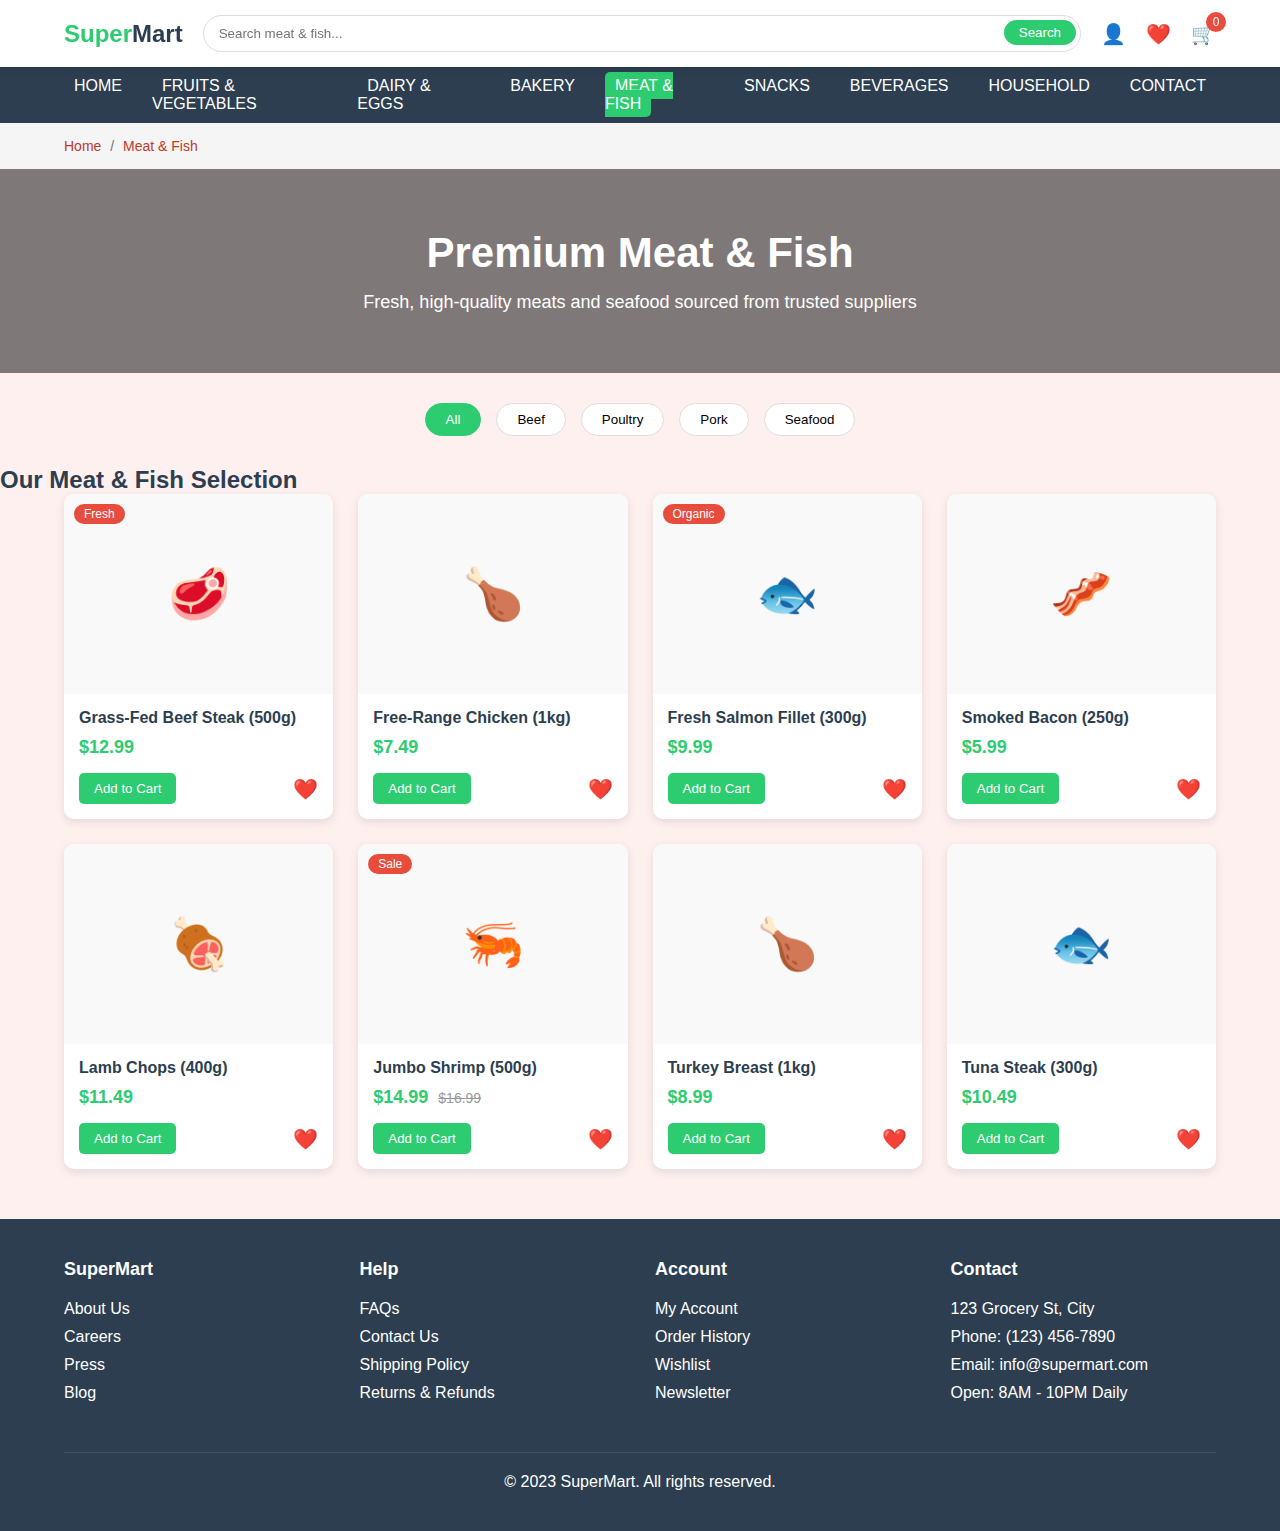
<file: meat-fish.html>
<!DOCTYPE html>
<html lang="en">
<head>
    <meta charset="UTF-8">
    <meta name="viewport" content="width=device-width, initial-scale=1.0">
    <title>Meat & Fish | SuperMart</title>
    <style>
        /* CSS Reset & Base Styles */
        * {
            margin: 0;
            padding: 0;
            box-sizing: border-box;
            font-family: 'Segoe UI', Tahoma, Geneva, Verdana, sans-serif;
        }

        :root {
            --primary:#2ecc71 ;  /* Red for meat theme */
            --secondary: #c0392b;
            --dark: #2c3e50;
            --light: #f5f5f5;
            --danger: #e74c3c;
            --warning: #f39c12;
            --meat-bg: #fff0f0;  /* Light red background */
        }

        body {
            background-color: var(--meat-bg);
            color: var(--dark);
        }

        /* Header Styles */
        header {
            background-color: white;
            box-shadow: 0 2px 10px rgba(0, 0, 0, 0.1);
            position: sticky;
            top: 0;
            z-index: 100;
            padding: 15px 5%;
        }

        .header-container {
            display: flex;
            justify-content: space-between;
            align-items: center;
        }

        .logo {
            font-size: 24px;
            font-weight: bold;
            color: var(--primary);
            text-decoration: none;
        }

        .logo span {
            color: var(--dark);
        }

        .search-bar {
            flex-grow: 1;
            margin: 0 20px;
            position: relative;
        }

        .search-bar input {
            width: 100%;
            padding: 10px 15px;
            border: 1px solid #ddd;
            border-radius: 25px;
            outline: none;
        }

        .search-bar button {
            position: absolute;
            right: 5px;
            top: 5px;
            background: var(--primary);
            color: white;
            border: none;
            border-radius: 20px;
            padding: 5px 15px;
            cursor: pointer;
        }

        .user-actions {
            display: flex;
            gap: 20px;
        }

        .user-actions .icon {
            font-size: 20px;
            cursor: pointer;
            position: relative;
            color: var(--dark);
            text-decoration: none;
        }

        .cart-count {
            position: absolute;
            top: -10px;
            right: -10px;
            background: var(--danger);
            color: white;
            border-radius: 50%;
            width: 20px;
            height: 20px;
            display: flex;
            align-items: center;
            justify-content: center;
            font-size: 12px;
        }

        /* Navigation */
        nav {
            background-color: var(--dark);
            color: white;
            padding: 10px 5%;
        }

        .nav-links {
            display: flex;
            list-style: none;
            gap: 20px;
        }

        .nav-links li a {
            color: white;
            text-decoration: none;
            padding: 5px 10px;
            border-radius: 5px;
            transition: background 0.3s;
            text-transform: uppercase;
        }

        .nav-links li a:hover {
            background-color: var(--primary);
        }

        .nav-links li a.active {
            background-color: var(--primary);
        }

        /* Breadcrumbs */
        .breadcrumbs {
            padding: 15px 5%;
            background-color: var(--light);
            font-size: 14px;
        }

        .breadcrumbs a {
            color: var(--secondary);
            text-decoration: none;
        }

        .breadcrumbs a:hover {
            text-decoration: underline;
        }

        .breadcrumbs span {
            color: #6c757d;
            margin: 0 5px;
        }

        /* Category Header */
        .category-header {
            background: linear-gradient(rgba(0, 0, 0, 0.5), rgba(0, 0, 0, 0.5)), url('https://images.unsplash.com/photo-1518492104633-130d0cc84637');
            background-size: cover;
            background-position: center;
            color: white;
            text-align: center;
            padding: 60px 20px;
            margin-bottom: 30px;
        }

        .category-header h1 {
            font-size: 42px;
            margin-bottom: 15px;
        }

        .category-header p {
            font-size: 18px;
            max-width: 700px;
            margin: 0 auto;
        }

        /* Subcategories */
        .subcategories {
            display: flex;
            justify-content: center;
            gap: 15px;
            margin-bottom: 30px;
            flex-wrap: wrap;
        }

        .subcategory-btn {
            background-color: white;
            border: 1px solid #ddd;
            padding: 8px 20px;
            border-radius: 20px;
            cursor: pointer;
            transition: all 0.3s;
        }

        .subcategory-btn:hover, .subcategory-btn.active {
            background-color: var(--primary);
            color: white;
            border-color: var(--primary);
        }

        /* Products Section */
        .products {
            display: grid;
            grid-template-columns: repeat(auto-fill, minmax(250px, 1fr));
            gap: 25px;
            padding: 0 5%;
            margin-bottom: 50px;
        }

        .product-card {
            background-color: white;
            border-radius: 10px;
            overflow: hidden;
            box-shadow: 0 3px 10px rgba(0, 0, 0, 0.1);
            transition: transform 0.3s;
            cursor: pointer;
            position: relative;
        }

        .product-card:hover {
            transform: translateY(-5px);
        }

        .product-img {
            height: 200px;
            background-color: #f9f9f9;
            display: flex;
            align-items: center;
            justify-content: center;
            font-size: 50px;
            color: var(--dark);
        }

        .product-badge {
            position: absolute;
            top: 10px;
            left: 10px;
            background-color: var(--danger);
            color: white;
            padding: 3px 10px;
            border-radius: 20px;
            font-size: 12px;
        }

        .product-info {
            padding: 15px;
        }

        .product-info h3 {
            margin-bottom: 10px;
            font-size: 16px;
        }

        .product-price {
            display: flex;
            align-items: center;
            gap: 10px;
            margin-bottom: 15px;
        }

        .current-price {
            font-size: 18px;
            font-weight: bold;
            color: var(--primary);
        }

        .original-price {
            font-size: 14px;
            color: #999;
            text-decoration: line-through;
        }

        .product-actions {
            display: flex;
            justify-content: space-between;
        }

        .add-to-cart {
            background-color: var(--primary);
            color: white;
            border: none;
            padding: 8px 15px;
            border-radius: 5px;
            cursor: pointer;
            transition: background 0.3s;
        }

        .add-to-cart:hover {
            background-color: #c0392b;
        }

        .wishlist {
            background: none;
            border: none;
            font-size: 20px;
            cursor: pointer;
            color: #ccc;
        }

        .wishlist.active {
            color: var(--danger);
        }

        /* Footer */
        footer {
            background-color: var(--dark);
            color: white;
            padding: 40px 5%;
        }

        .footer-container {
            display: grid;
            grid-template-columns: repeat(4, 1fr);
            gap: 30px;
        }

        .footer-col h3 {
            margin-bottom: 20px;
            font-size: 18px;
        }

        .footer-col ul {
            list-style: none;
        }

        .footer-col ul li {
            margin-bottom: 10px;
        }

        .footer-col ul li a {
            color: white;
            text-decoration: none;
            transition: color 0.3s;
        }

        .footer-col ul li a:hover {
            color: var(--primary);
        }

        .copyright {
            text-align: center;
            margin-top: 40px;
            padding-top: 20px;
            border-top: 1px solid rgba(255, 255, 255, 0.1);
        }

        /* Cart Modal */
        .modal {
            display: none;
            position: fixed;
            top: 0;
            left: 0;
            width: 100%;
            height: 100%;
            background-color: rgba(0, 0, 0, 0.5);
            z-index: 1000;
            justify-content: center;
            align-items: center;
        }

        .modal-content {
            background-color: white;
            width: 80%;
            max-width: 800px;
            max-height: 80vh;
            border-radius: 10px;
            overflow: hidden;
            display: flex;
            flex-direction: column;
        }

        .modal-header {
            padding: 15px 20px;
            background-color: var(--dark);
            color: white;
            display: flex;
            justify-content: space-between;
            align-items: center;
        }

        .close-modal {
            background: none;
            border: none;
            color: white;
            font-size: 24px;
            cursor: pointer;
        }

        .modal-body {
            padding: 20px;
            overflow-y: auto;
            flex-grow: 1;
        }

        .cart-item {
            display: flex;
            gap: 20px;
            padding: 15px 0;
            border-bottom: 1px solid #eee;
        }

        .cart-item-img {
            width: 80px;
            height: 80px;
            background-color: #f9f9f9;
            display: flex;
            align-items: center;
            justify-content: center;
            font-size: 24px;
        }

        .cart-item-details {
            flex-grow: 1;
        }

        .cart-item-title {
            font-weight: bold;
            margin-bottom: 5px;
        }

        .cart-item-price {
            color: var(--primary);
            margin-bottom: 10px;
        }

        .cart-item-actions {
            display: flex;
            align-items: center;
            gap: 10px;
        }

        .quantity-btn {
            width: 25px;
            height: 25px;
            border: 1px solid #ddd;
            background: none;
            cursor: pointer;
            border-radius: 3px;
        }

        .quantity {
            width: 40px;
            text-align: center;
        }

        .remove-item {
            margin-left: auto;
            color: var(--danger);
            cursor: pointer;
        }

        .modal-footer {
            padding: 15px 20px;
            background-color: #f9f9f9;
            border-top: 1px solid #eee;
        }

        .cart-total {
            display: flex;
            justify-content: space-between;
            margin-bottom: 20px;
            font-size: 18px;
        }

        .total-amount {
            font-weight: bold;
            color: var(--primary);
        }

        .checkout-btn {
            width: 100%;
            padding: 12px;
            background-color: var(--primary);
            color: white;
            border: none;
            border-radius: 5px;
            font-size: 16px;
            cursor: pointer;
            transition: background 0.3s;
        }

        .checkout-btn:hover {
            background-color: #c0392b;
        }

        /* Responsive Styles */
        @media (max-width: 768px) {
            .header-container {
                flex-direction: column;
                gap: 15px;
            }

            .search-bar {
                width: 100%;
                margin: 10px 0;
            }

            .nav-links {
                flex-wrap: wrap;
                justify-content: center;
            }

            .footer-container {
                grid-template-columns: repeat(2, 1fr);
            }
        }

        @media (max-width: 480px) {
            .footer-container {
                grid-template-columns: 1fr;
            }
            
            .products {
                grid-template-columns: 1fr;
            }
        }
    </style>
</head>
<body>
    <!-- Header -->
    <header>
        <div class="header-container">
            <a href="index.html" class="logo">Super<span>Mart</span></a>
            <div class="search-bar">
                <input type="text" placeholder="Search meat & fish...">
                <button>Search</button>
            </div>
            <div class="user-actions">
                <a href="#" class="icon">👤</a>
                <a href="#" class="icon wishlist-icon">❤️</a>
                <a href="#" class="icon cart-icon">
                    🛒
                    <span class="cart-count">0</span>
                </a>
            </div>
        </div>
    </header>

    <!-- Navigation -->
    <nav>
        <ul class="nav-links">
            <li><a href="index.html">Home</a></li>
            <li><a href="fruits-vegetables.html">Fruits & Vegetables</a></li>
            <li><a href="dairy-eggs.html">Dairy & Eggs</a></li>
            <li><a href="bakery.html">Bakery</a></li>
            <li><a href="meat-fish.html" class="active">Meat & Fish</a></li>
            <li><a href="snacks.html">Snacks</a></li>
            <li><a href="beverages.html">Beverages</a></li>
            <li><a href="household.html">Household</a></li>
            <li><a href="contact.html">contact</a></li>
        </ul>
    </nav>

    <!-- Breadcrumbs -->
    <div class="breadcrumbs">
        <a href="index.html">Home</a>
        <span>/</span>
        <a href="meat-fish.html">Meat & Fish</a>
    </div>

    <!-- Category Header -->
    <div class="category-header">
        <h1>Premium Meat & Fish</h1>
        <p>Fresh, high-quality meats and seafood sourced from trusted suppliers</p>
    </div>

    <!-- Subcategories -->
    <div class="subcategories">
        <button class="subcategory-btn active">All</button>
        <button class="subcategory-btn">Beef</button>
        <button class="subcategory-btn">Poultry</button>
        <button class="subcategory-btn">Pork</button>
        <button class="subcategory-btn">Seafood</button>
    </div>

    <!-- Products Section -->
    <h2 class="section-title">Our Meat & Fish Selection</h2>
    <div class="products">
        <!-- Product 1 -->
        <div class="product-card">
            <div class="product-badge">Fresh</div>
            <div class="product-img">🥩</div>
            <div class="product-info">
                <h3>Grass-Fed Beef Steak (500g)</h3>
                <div class="product-price">
                    <span class="current-price">$12.99</span>
                </div>
                <div class="product-actions">
                    <button class="add-to-cart">Add to Cart</button>
                    <button class="wishlist">❤️</button>
                </div>
            </div>
        </div>

        <!-- Product 2 -->
        <div class="product-card">
            <div class="product-img">🍗</div>
            <div class="product-info">
                <h3>Free-Range Chicken (1kg)</h3>
                <div class="product-price">
                    <span class="current-price">$7.49</span>
                </div>
                <div class="product-actions">
                    <button class="add-to-cart">Add to Cart</button>
                    <button class="wishlist">❤️</button>
                </div>
            </div>
        </div>

        <!-- Product 3 -->
        <div class="product-card">
            <div class="product-badge">Organic</div>
            <div class="product-img">🐟</div>
            <div class="product-info">
                <h3>Fresh Salmon Fillet (300g)</h3>
                <div class="product-price">
                    <span class="current-price">$9.99</span>
                </div>
                <div class="product-actions">
                    <button class="add-to-cart">Add to Cart</button>
                    <button class="wishlist">❤️</button>
                </div>
            </div>
        </div>

        <!-- Product 4 -->
        <div class="product-card">
            <div class="product-img">🥓</div>
            <div class="product-info">
                <h3>Smoked Bacon (250g)</h3>
                <div class="product-price">
                    <span class="current-price">$5.99</span>
                </div>
                <div class="product-actions">
                    <button class="add-to-cart">Add to Cart</button>
                    <button class="wishlist">❤️</button>
                </div>
            </div>
        </div>

        <!-- Product 5 -->
        <div class="product-card">
            <div class="product-img">🍖</div>
            <div class="product-info">
                <h3>Lamb Chops (400g)</h3>
                <div class="product-price">
                    <span class="current-price">$11.49</span>
                </div>
                <div class="product-actions">
                    <button class="add-to-cart">Add to Cart</button>
                    <button class="wishlist">❤️</button>
                </div>
            </div>
        </div>

        <!-- Product 6 -->
        <div class="product-card">
            <div class="product-badge">Sale</div>
            <div class="product-img">🦐</div>
            <div class="product-info">
                <h3>Jumbo Shrimp (500g)</h3>
                <div class="product-price">
                    <span class="current-price">$14.99</span>
                    <span class="original-price">$16.99</span>
                </div>
                <div class="product-actions">
                    <button class="add-to-cart">Add to Cart</button>
                    <button class="wishlist">❤️</button>
                </div>
            </div>
        </div>

        <!-- Product 7 -->
        <div class="product-card">
            <div class="product-img">🍗</div>
            <div class="product-info">
                <h3>Turkey Breast (1kg)</h3>
                <div class="product-price">
                    <span class="current-price">$8.99</span>
                </div>
                <div class="product-actions">
                    <button class="add-to-cart">Add to Cart</button>
                    <button class="wishlist">❤️</button>
                </div>
            </div>
        </div>

        <!-- Product 8 -->
        <div class="product-card">
            <div class="product-img">🐟</div>
            <div class="product-info">
                <h3>Tuna Steak (300g)</h3>
                <div class="product-price">
                    <span class="current-price">$10.49</span>
                </div>
                <div class="product-actions">
                    <button class="add-to-cart">Add to Cart</button>
                    <button class="wishlist">❤️</button>
                </div>
            </div>
        </div>
    </div>

    <!-- Footer -->
    <footer>
        <div class="footer-container">
            <div class="footer-col">
                <h3>SuperMart</h3>
                <ul>
                    <li><a href="index.html">About Us</a></li>
                    <li><a href="#">Careers</a></li>
                    <li><a href="#">Press</a></li>
                    <li><a href="#">Blog</a></li>
                </ul>
            </div>
            <div class="footer-col">
                <h3>Help</h3>
                <ul>
                    <li><a href="#">FAQs</a></li>
                    <li><a href="#">Contact Us</a></li>
                    <li><a href="#">Shipping Policy</a></li>
                    <li><a href="#">Returns & Refunds</a></li>
                </ul>
            </div>
            <div class="footer-col">
                <h3>Account</h3>
                <ul>
                    <li><a href="#">My Account</a></li>
                    <li><a href="#">Order History</a></li>
                    <li><a href="#">Wishlist</a></li>
                    <li><a href="#">Newsletter</a></li>
                </ul>
            </div>
            <div class="footer-col">
                <h3>Contact</h3>
                <ul>
                    <li><a href="#">123 Grocery St, City</a></li>
                    <li><a href="#">Phone: (123) 456-7890</a></li>
                    <li><a href="#">Email: info@supermart.com</a></li>
                    <li><a href="#">Open: 8AM - 10PM Daily</a></li>
                </ul>
            </div>
        </div>
        <div class="copyright">
            <p>&copy; 2023 SuperMart. All rights reserved.</p>
        </div>
    </footer>

    <!-- Cart Modal -->
    <div class="modal" id="cartModal">
        <div class="modal-content">
            <div class="modal-header">
                <h2>Your Shopping Cart</h2>
                <button class="close-modal">&times;</button>
            </div>
            <div class="modal-body" id="cartItems">
                <div class="empty-cart-message">Your cart is empty</div>
            </div>
            <div class="modal-footer">
                <div class="cart-total">
                    <span>Total:</span>
                    <span class="total-amount">$0.00</span>
                </div>
                <button class="checkout-btn">Proceed to Checkout</button>
            </div>
        </div>
    </div>

    <script>
        // DOM Elements
        const cartIcon = document.querySelector('.cart-icon');
        const cartModal = document.getElementById('cartModal');
        const closeModal = document.querySelector('.close-modal');
        const cartItemsContainer = document.getElementById('cartItems');
        const cartCount = document.querySelector('.cart-count');
        const totalAmount = document.querySelector('.total-amount');
        const addToCartButtons = document.querySelectorAll('.add-to-cart');
        const wishlistButtons = document.querySelectorAll('.wishlist');
        const checkoutBtn = document.querySelector('.checkout-btn');
        const subcategoryBtns = document.querySelectorAll('.subcategory-btn');

        // Cart Data
        let cart = [];
        let wishlist = [];

        // Event Listeners
        cartIcon.addEventListener('click', openCartModal);
        closeModal.addEventListener('click', closeCartModal);
        checkoutBtn.addEventListener('click', checkout);

        // Add to Cart functionality
        addToCartButtons.forEach(button => {
            button.addEventListener('click', function() {
                const productCard = this.closest('.product-card');
                const productId = productCard.querySelector('h3').textContent;
                const productPrice = parseFloat(productCard.querySelector('.current-price').textContent.replace('$', ''));
                const productImg = productCard.querySelector('.product-img').textContent;
                
                // Check if product already in cart
                const existingItem = cart.find(item => item.id === productId);
                
                if (existingItem) {
                    existingItem.quantity += 1;
                } else {
                    cart.push({
                        id: productId,
                        name: productId,
                        price: productPrice,
                        img: productImg,
                        quantity: 1
                    });
                }
                
                updateCart();
                animateAddToCart(this);
            });
        });

        // Wishlist functionality
        wishlistButtons.forEach(button => {
            button.addEventListener('click', function() {
                const productCard = this.closest('.product-card');
                const productId = productCard.querySelector('h3').textContent;
                
                this.classList.toggle('active');
                
                if (this.classList.contains('active')) {
                    wishlist.push(productId);
                } else {
                    wishlist = wishlist.filter(id => id !== productId);
                }
            });
        });

        // Subcategory filtering
        subcategoryBtns.forEach(btn => {
            btn.addEventListener('click', function() {
                subcategoryBtns.forEach(b => b.classList.remove('active'));
                this.classList.add('active');
                // In a real implementation, you would filter products here
            });
        });

        // Modal Functions
        function openCartModal() {
            if (cart.length === 0) {
                cartItemsContainer.innerHTML = '<div class="empty-cart-message">Your cart is empty</div>';
            }
            cartModal.style.display = 'flex';
            document.body.style.overflow = 'hidden';
        }

        function closeCartModal() {
            cartModal.style.display = 'none';
            document.body.style.overflow = 'auto';
        }

        // Update Cart UI
        function updateCart() {
            // Update cart count
            const totalItems = cart.reduce((total, item) => total + item.quantity, 0);
            cartCount.textContent = totalItems;
            
            // Update cart items
            if (cart.length > 0) {
                cartItemsContainer.innerHTML = '';
                
                cart.forEach(item => {
                    const cartItemElement = document.createElement('div');
                    cartItemElement.className = 'cart-item';
                    cartItemElement.innerHTML = `
                        <div class="cart-item-img">${item.img}</div>
                        <div class="cart-item-details">
                            <div class="cart-item-title">${item.name}</div>
                            <div class="cart-item-price">$${item.price.toFixed(2)}</div>
                            <div class="cart-item-actions">
                                <button class="quantity-btn minus">-</button>
                                <input type="text" class="quantity" value="${item.quantity}" readonly>
                                <button class="quantity-btn plus">+</button>
                                <span class="remove-item">Remove</span>
                            </div>
                        </div>
                    `;
                    
                    cartItemsContainer.appendChild(cartItemElement);
                    
                    // Add event listeners to quantity buttons
                    const minusBtn = cartItemElement.querySelector('.minus');
                    const plusBtn = cartItemElement.querySelector('.plus');
                    const removeBtn = cartItemElement.querySelector('.remove-item');
                    
                    minusBtn.addEventListener('click', () => {
                        if (item.quantity > 1) {
                            item.quantity -= 1;
                            updateCart();
                        }
                    });
                    
                    plusBtn.addEventListener('click', () => {
                        item.quantity += 1;
                        updateCart();
                    });
                    
                    removeBtn.addEventListener('click', () => {
                        cart = cart.filter(cartItem => cartItem.id !== item.id);
                        updateCart();
                    });
                });
            } else {
                cartItemsContainer.innerHTML = '<div class="empty-cart-message">Your cart is empty</div>';
            }
            
            // Update total
            const total = cart.reduce((sum, item) => sum + (item.price * item.quantity), 0);
            totalAmount.textContent = `$${total.toFixed(2)}`;
        }

        // Checkout function
        function checkout() {
            if (cart.length === 0) {
                alert('Your cart is empty!');
                return;
            }
            
            alert(`Order placed! Total: ${totalAmount.textContent}`);
            cart = [];
            updateCart();
            closeCartModal();
        }

        // Add to cart animation
        function animateAddToCart(button) {
            button.textContent = 'Added!';
            button.style.backgroundColor = '#c0392b';
            
            setTimeout(() => {
                button.textContent = 'Add to Cart';
                button.style.backgroundColor = '';
            }, 1000);
        }

        // Close modal when clicking outside
        window.addEventListener('click', function(event) {
            if (event.target === cartModal) {
                closeCartModal();
            }
        });
    </script>
</body>
</html>
</file>
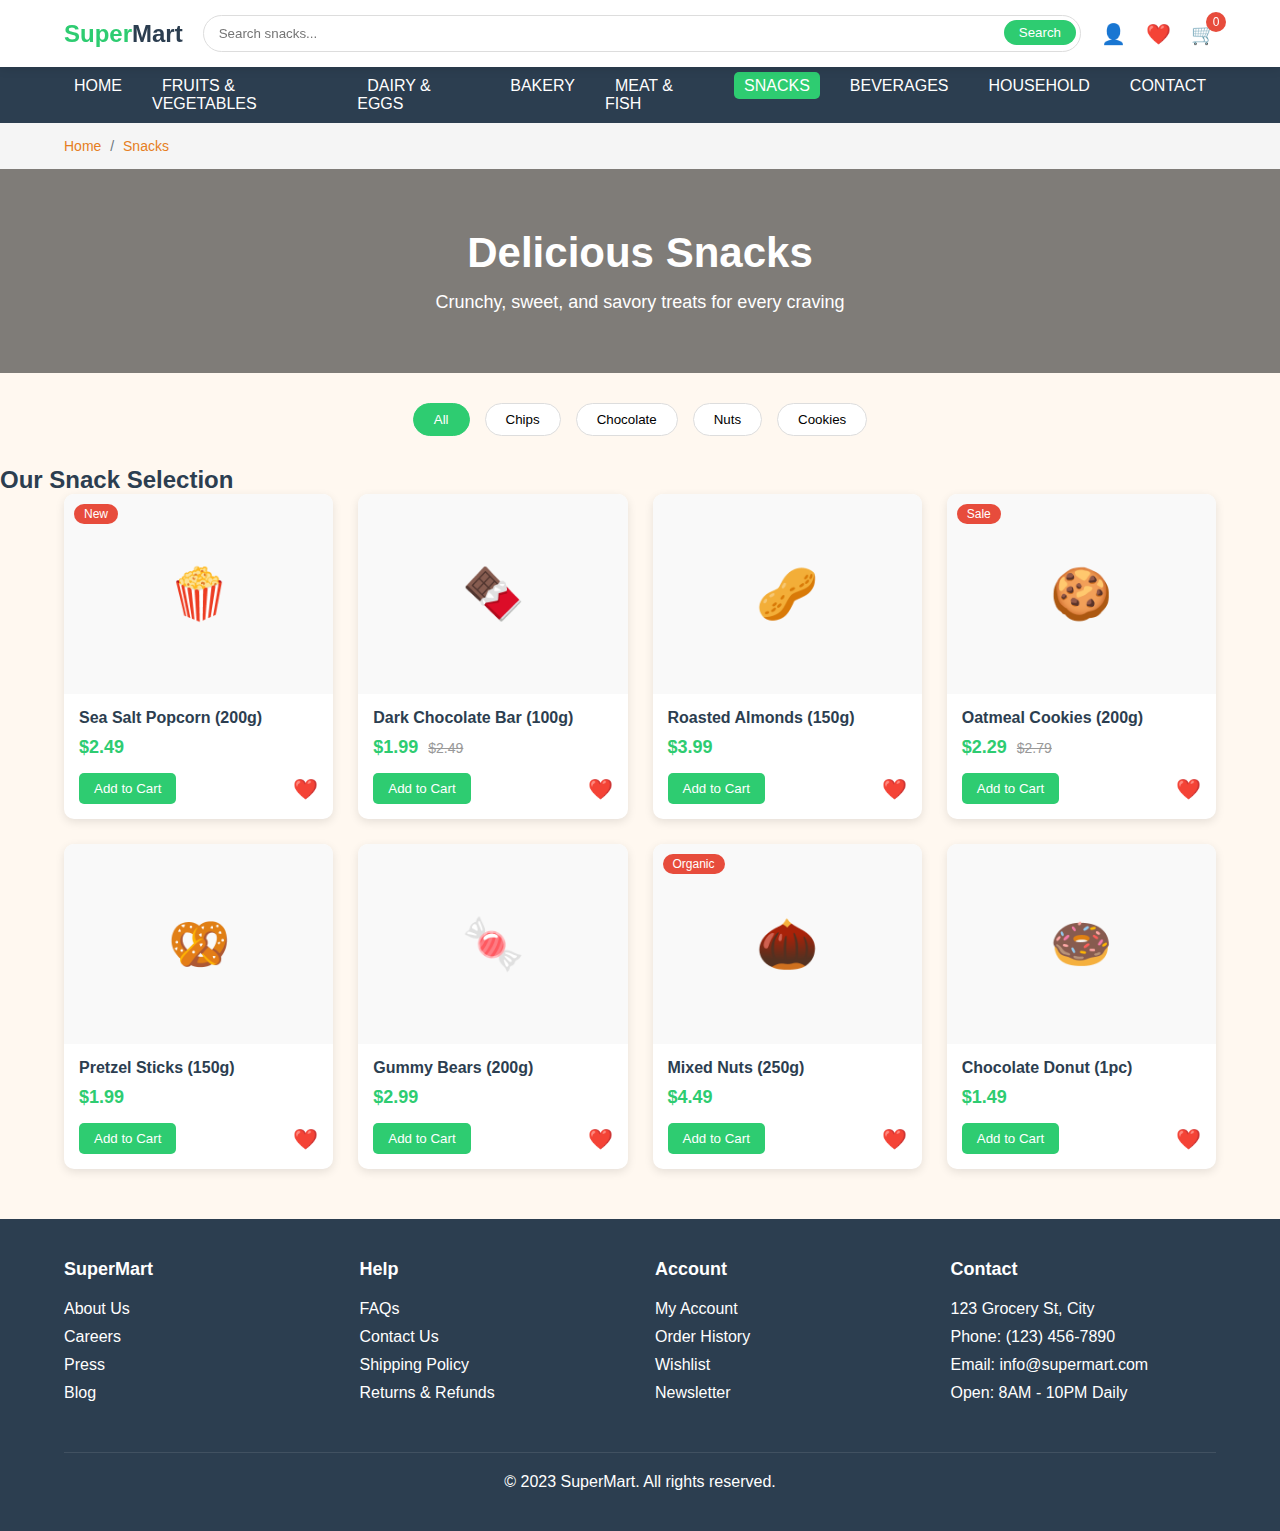
<file: Snacks.html>
<!DOCTYPE html>
<html lang="en">
<head>
    <meta charset="UTF-8">
    <meta name="viewport" content="width=device-width, initial-scale=1.0">
    <title>Snacks | SuperMart</title>
    <style>
        /* CSS Reset & Base Styles */
        * {
            margin: 0;
            padding: 0;
            box-sizing: border-box;
            font-family: 'Segoe UI', Tahoma, Geneva, Verdana, sans-serif;
        }

        :root {
            --primary: #2ecc71;;  /* Orange for snacks theme */
            --secondary: #e67e22;
            --dark: #2c3e50;
            --light: #f5f5f5;
            --danger: #e74c3c;
            --warning: #f1c40f;
            --snacks-bg: #fff8f0;  /* Light orange background */
        }

        body {
            background-color: var(--snacks-bg);
            color: var(--dark);
        }

        /* Header Styles */
        header {
            background-color: white;
            box-shadow: 0 2px 10px rgba(0, 0, 0, 0.1);
            position: sticky;
            top: 0;
            z-index: 100;
            padding: 15px 5%;
        }

        .header-container {
            display: flex;
            justify-content: space-between;
            align-items: center;
        }

        .logo {
            font-size: 24px;
            font-weight: bold;
            color: var(--primary);
            text-decoration: none;
        }

        .logo span {
            color: var(--dark);
        }

        .search-bar {
            flex-grow: 1;
            margin: 0 20px;
            position: relative;
        }

        .search-bar input {
            width: 100%;
            padding: 10px 15px;
            border: 1px solid #ddd;
            border-radius: 25px;
            outline: none;
        }

        .search-bar button {
            position: absolute;
            right: 5px;
            top: 5px;
            background: var(--primary);
            color: white;
            border: none;
            border-radius: 20px;
            padding: 5px 15px;
            cursor: pointer;
        }

        .user-actions {
            display: flex;
            gap: 20px;
        }

        .user-actions .icon {
            font-size: 20px;
            cursor: pointer;
            position: relative;
            color: var(--dark);
            text-decoration: none;
        }

        .cart-count {
            position: absolute;
            top: -10px;
            right: -10px;
            background: var(--danger);
            color: white;
            border-radius: 50%;
            width: 20px;
            height: 20px;
            display: flex;
            align-items: center;
            justify-content: center;
            font-size: 12px;
        }

        /* Navigation */
        nav {
            background-color: var(--dark);
            color: white;
            padding: 10px 5%;
        }

        .nav-links {
            display: flex;
            list-style: none;
            gap: 20px;
        }

        .nav-links li a {
            color: white;
            text-decoration: none;
            padding: 5px 10px;
            border-radius: 5px;
            transition: background 0.3s;
            text-transform: uppercase;
        }

        .nav-links li a:hover {
            background-color: var(--primary);
        }

        .nav-links li a.active {
            background-color: var(--primary);
        }

        /* Breadcrumbs */
        .breadcrumbs {
            padding: 15px 5%;
            background-color: var(--light);
            font-size: 14px;
        }

        .breadcrumbs a {
            color: var(--secondary);
            text-decoration: none;
        }

        .breadcrumbs a:hover {
            text-decoration: underline;
        }

        .breadcrumbs span {
            color: #6c757d;
            margin: 0 5px;
        }

        /* Category Header */
        .category-header {
            background: linear-gradient(rgba(0, 0, 0, 0.5), rgba(0, 0, 0, 0.5)), url('https://images.unsplash.com/photo-1550583724-b2692b85b150');
            background-size: cover;
            background-position: center;
            color: white;
            text-align: center;
            padding: 60px 20px;
            margin-bottom: 30px;
        }

        .category-header h1 {
            font-size: 42px;
            margin-bottom: 15px;
        }

        .category-header p {
            font-size: 18px;
            max-width: 700px;
            margin: 0 auto;
        }

        /* Subcategories */
        .subcategories {
            display: flex;
            justify-content: center;
            gap: 15px;
            margin-bottom: 30px;
            flex-wrap: wrap;
        }

        .subcategory-btn {
            background-color: white;
            border: 1px solid #ddd;
            padding: 8px 20px;
            border-radius: 20px;
            cursor: pointer;
            transition: all 0.3s;
        }

        .subcategory-btn:hover, .subcategory-btn.active {
            background-color: var(--primary);
            color: white;
            border-color: var(--primary);
        }

        /* Products Section */
        .products {
            display: grid;
            grid-template-columns: repeat(auto-fill, minmax(250px, 1fr));
            gap: 25px;
            padding: 0 5%;
            margin-bottom: 50px;
        }

        .product-card {
            background-color: white;
            border-radius: 10px;
            overflow: hidden;
            box-shadow: 0 3px 10px rgba(0, 0, 0, 0.1);
            transition: transform 0.3s;
            cursor: pointer;
            position: relative;
        }

        .product-card:hover {
            transform: translateY(-5px);
        }

        .product-img {
            height: 200px;
            background-color: #f9f9f9;
            display: flex;
            align-items: center;
            justify-content: center;
            font-size: 50px;
            color: var(--dark);
        }

        .product-badge {
            position: absolute;
            top: 10px;
            left: 10px;
            background-color: var(--danger);
            color: white;
            padding: 3px 10px;
            border-radius: 20px;
            font-size: 12px;
        }

        .product-info {
            padding: 15px;
        }

        .product-info h3 {
            margin-bottom: 10px;
            font-size: 16px;
        }

        .product-price {
            display: flex;
            align-items: center;
            gap: 10px;
            margin-bottom: 15px;
        }

        .current-price {
            font-size: 18px;
            font-weight: bold;
            color: var(--primary);
        }

        .original-price {
            font-size: 14px;
            color: #999;
            text-decoration: line-through;
        }

        .product-actions {
            display: flex;
            justify-content: space-between;
        }

        .add-to-cart {
            background-color: var(--primary);
            color: white;
            border: none;
            padding: 8px 15px;
            border-radius: 5px;
            cursor: pointer;
            transition: background 0.3s;
        }

        .add-to-cart:hover {
            background-color: #e67e22;
        }

        .wishlist {
            background: none;
            border: none;
            font-size: 20px;
            cursor: pointer;
            color: #ccc;
        }

        .wishlist.active {
            color: var(--danger);
        }

        /* Footer */
        footer {
            background-color: var(--dark);
            color: white;
            padding: 40px 5%;
        }

        .footer-container {
            display: grid;
            grid-template-columns: repeat(4, 1fr);
            gap: 30px;
        }

        .footer-col h3 {
            margin-bottom: 20px;
            font-size: 18px;
        }

        .footer-col ul {
            list-style: none;
        }

        .footer-col ul li {
            margin-bottom: 10px;
        }

        .footer-col ul li a {
            color: white;
            text-decoration: none;
            transition: color 0.3s;
        }

        .footer-col ul li a:hover {
            color: var(--primary);
        }

        .copyright {
            text-align: center;
            margin-top: 40px;
            padding-top: 20px;
            border-top: 1px solid rgba(255, 255, 255, 0.1);
        }

        /* Cart Modal */
        .modal {
            display: none;
            position: fixed;
            top: 0;
            left: 0;
            width: 100%;
            height: 100%;
            background-color: rgba(0, 0, 0, 0.5);
            z-index: 1000;
            justify-content: center;
            align-items: center;
        }

        .modal-content {
            background-color: white;
            width: 80%;
            max-width: 800px;
            max-height: 80vh;
            border-radius: 10px;
            overflow: hidden;
            display: flex;
            flex-direction: column;
        }

        .modal-header {
            padding: 15px 20px;
            background-color: var(--dark);
            color: white;
            display: flex;
            justify-content: space-between;
            align-items: center;
        }

        .close-modal {
            background: none;
            border: none;
            color: white;
            font-size: 24px;
            cursor: pointer;
        }

        .modal-body {
            padding: 20px;
            overflow-y: auto;
            flex-grow: 1;
        }

        .cart-item {
            display: flex;
            gap: 20px;
            padding: 15px 0;
            border-bottom: 1px solid #eee;
        }

        .cart-item-img {
            width: 80px;
            height: 80px;
            background-color: #f9f9f9;
            display: flex;
            align-items: center;
            justify-content: center;
            font-size: 24px;
        }

        .cart-item-details {
            flex-grow: 1;
        }

        .cart-item-title {
            font-weight: bold;
            margin-bottom: 5px;
        }

        .cart-item-price {
            color: var(--primary);
            margin-bottom: 10px;
        }

        .cart-item-actions {
            display: flex;
            align-items: center;
            gap: 10px;
        }

        .quantity-btn {
            width: 25px;
            height: 25px;
            border: 1px solid #ddd;
            background: none;
            cursor: pointer;
            border-radius: 3px;
        }

        .quantity {
            width: 40px;
            text-align: center;
        }

        .remove-item {
            margin-left: auto;
            color: var(--danger);
            cursor: pointer;
        }

        .modal-footer {
            padding: 15px 20px;
            background-color: #f9f9f9;
            border-top: 1px solid #eee;
        }

        .cart-total {
            display: flex;
            justify-content: space-between;
            margin-bottom: 20px;
            font-size: 18px;
        }

        .total-amount {
            font-weight: bold;
            color: var(--primary);
        }

        .checkout-btn {
            width: 100%;
            padding: 12px;
            background-color: var(--primary);
            color: white;
            border: none;
            border-radius: 5px;
            font-size: 16px;
            cursor: pointer;
            transition: background 0.3s;
        }

        .checkout-btn:hover {
            background-color: #e67e22;
        }

        /* Responsive Styles */
        @media (max-width: 768px) {
            .header-container {
                flex-direction: column;
                gap: 15px;
            }

            .search-bar {
                width: 100%;
                margin: 10px 0;
            }

            .nav-links {
                flex-wrap: wrap;
                justify-content: center;
            }

            .footer-container {
                grid-template-columns: repeat(2, 1fr);
            }
        }

        @media (max-width: 480px) {
            .footer-container {
                grid-template-columns: 1fr;
            }
            
            .products {
                grid-template-columns: 1fr;
            }
        }
    </style>
</head>
<body>
    <!-- Header -->
    <header>
        <div class="header-container">
            <a href="index.html" class="logo">Super<span>Mart</span></a>
            <div class="search-bar">
                <input type="text" placeholder="Search snacks...">
                <button>Search</button>
            </div>
            <div class="user-actions">
                <a href="#" class="icon">👤</a>
                <a href="#" class="icon wishlist-icon">❤️</a>
                <a href="#" class="icon cart-icon">
                    🛒
                    <span class="cart-count">0</span>
                </a>
            </div>
        </div>
    </header>

    <!-- Navigation -->
    <nav>
        <ul class="nav-links">
            <li><a href="index.html">Home</a></li>
            <li><a href="fruits-vegetables.html">Fruits & Vegetables</a></li>
            <li><a href="dairy-eggs.html">Dairy & Eggs</a></li>
            <li><a href="bakery.html">Bakery</a></li>
            <li><a href="meat-fish.html">Meat & Fish</a></li>
            <li><a href="snacks.html" class="active">Snacks</a></li>
            <li><a href="beverages.html">Beverages</a></li>
            <li><a href="household.html">Household</a></li>
            <li><a href="contact.html">contact</a></li>
        </ul>
    </nav>

    <!-- Breadcrumbs -->
    <div class="breadcrumbs">
        <a href="index.html">Home</a>
        <span>/</span>
        <a href="snacks.html">Snacks</a>
    </div>

    <!-- Category Header -->
    <div class="category-header">
        <h1>Delicious Snacks</h1>
        <p>Crunchy, sweet, and savory treats for every craving</p>
    </div>

    <!-- Subcategories -->
    <div class="subcategories">
        <button class="subcategory-btn active">All</button>
        <button class="subcategory-btn">Chips</button>
        <button class="subcategory-btn">Chocolate</button>
        <button class="subcategory-btn">Nuts</button>
        <button class="subcategory-btn">Cookies</button>
    </div>

    <!-- Products Section -->
    <h2 class="section-title">Our Snack Selection</h2>
    <div class="products">
        <!-- Product 1 -->
        <div class="product-card">
            <div class="product-badge">New</div>
            <div class="product-img">🍿</div>
            <div class="product-info">
                <h3>Sea Salt Popcorn (200g)</h3>
                <div class="product-price">
                    <span class="current-price">$2.49</span>
                </div>
                <div class="product-actions">
                    <button class="add-to-cart">Add to Cart</button>
                    <button class="wishlist">❤️</button>
                </div>
            </div>
        </div>

        <!-- Product 2 -->
        <div class="product-card">
            <div class="product-img">🍫</div>
            <div class="product-info">
                <h3>Dark Chocolate Bar (100g)</h3>
                <div class="product-price">
                    <span class="current-price">$1.99</span>
                    <span class="original-price">$2.49</span>
                </div>
                <div class="product-actions">
                    <button class="add-to-cart">Add to Cart</button>
                    <button class="wishlist">❤️</button>
                </div>
            </div>
        </div>

        <!-- Product 3 -->
        <div class="product-card">
            <div class="product-img">🥜</div>
            <div class="product-info">
                <h3>Roasted Almonds (150g)</h3>
                <div class="product-price">
                    <span class="current-price">$3.99</span>
                </div>
                <div class="product-actions">
                    <button class="add-to-cart">Add to Cart</button>
                    <button class="wishlist">❤️</button>
                </div>
            </div>
        </div>

        <!-- Product 4 -->
        <div class="product-card">
            <div class="product-badge">Sale</div>
            <div class="product-img">🍪</div>
            <div class="product-info">
                <h3>Oatmeal Cookies (200g)</h3>
                <div class="product-price">
                    <span class="current-price">$2.29</span>
                    <span class="original-price">$2.79</span>
                </div>
                <div class="product-actions">
                    <button class="add-to-cart">Add to Cart</button>
                    <button class="wishlist">❤️</button>
                </div>
            </div>
        </div>

        <!-- Product 5 -->
        <div class="product-card">
            <div class="product-img">🥨</div>
            <div class="product-info">
                <h3>Pretzel Sticks (150g)</h3>
                <div class="product-price">
                    <span class="current-price">$1.99</span>
                </div>
                <div class="product-actions">
                    <button class="add-to-cart">Add to Cart</button>
                    <button class="wishlist">❤️</button>
                </div>
            </div>
        </div>

        <!-- Product 6 -->
        <div class="product-card">
            <div class="product-img">🍬</div>
            <div class="product-info">
                <h3>Gummy Bears (200g)</h3>
                <div class="product-price">
                    <span class="current-price">$2.99</span>
                </div>
                <div class="product-actions">
                    <button class="add-to-cart">Add to Cart</button>
                    <button class="wishlist">❤️</button>
                </div>
            </div>
        </div>

        <!-- Product 7 -->
        <div class="product-card">
            <div class="product-badge">Organic</div>
            <div class="product-img">🌰</div>
            <div class="product-info">
                <h3>Mixed Nuts (250g)</h3>
                <div class="product-price">
                    <span class="current-price">$4.49</span>
                </div>
                <div class="product-actions">
                    <button class="add-to-cart">Add to Cart</button>
                    <button class="wishlist">❤️</button>
                </div>
            </div>
        </div>

        <!-- Product 8 -->
        <div class="product-card">
            <div class="product-img">🍩</div>
            <div class="product-info">
                <h3>Chocolate Donut (1pc)</h3>
                <div class="product-price">
                    <span class="current-price">$1.49</span>
                </div>
                <div class="product-actions">
                    <button class="add-to-cart">Add to Cart</button>
                    <button class="wishlist">❤️</button>
                </div>
            </div>
        </div>
    </div>

    <!-- Footer -->
    <footer>
        <div class="footer-container">
            <div class="footer-col">
                <h3>SuperMart</h3>
                <ul>
                    <li><a href="index.html">About Us</a></li>
                    <li><a href="#">Careers</a></li>
                    <li><a href="#">Press</a></li>
                    <li><a href="#">Blog</a></li>
                </ul>
            </div>
            <div class="footer-col">
                <h3>Help</h3>
                <ul>
                    <li><a href="#">FAQs</a></li>
                    <li><a href="#">Contact Us</a></li>
                    <li><a href="#">Shipping Policy</a></li>
                    <li><a href="#">Returns & Refunds</a></li>
                </ul>
            </div>
            <div class="footer-col">
                <h3>Account</h3>
                <ul>
                    <li><a href="#">My Account</a></li>
                    <li><a href="#">Order History</a></li>
                    <li><a href="#">Wishlist</a></li>
                    <li><a href="#">Newsletter</a></li>
                </ul>
            </div>
            <div class="footer-col">
                <h3>Contact</h3>
                <ul>
                    <li><a href="#">123 Grocery St, City</a></li>
                    <li><a href="#">Phone: (123) 456-7890</a></li>
                    <li><a href="#">Email: info@supermart.com</a></li>
                    <li><a href="#">Open: 8AM - 10PM Daily</a></li>
                </ul>
            </div>
        </div>
        <div class="copyright">
            <p>&copy; 2023 SuperMart. All rights reserved.</p>
        </div>
    </footer>

    <!-- Cart Modal -->
    <div class="modal" id="cartModal">
        <div class="modal-content">
            <div class="modal-header">
                <h2>Your Shopping Cart</h2>
                <button class="close-modal">&times;</button>
            </div>
            <div class="modal-body" id="cartItems">
                <div class="empty-cart-message">Your cart is empty</div>
            </div>
            <div class="modal-footer">
                <div class="cart-total">
                    <span>Total:</span>
                    <span class="total-amount">$0.00</span>
                </div>
                <button class="checkout-btn">Proceed to Checkout</button>
            </div>
        </div>
    </div>

    <script>
        // DOM Elements
        const cartIcon = document.querySelector('.cart-icon');
        const cartModal = document.getElementById('cartModal');
        const closeModal = document.querySelector('.close-modal');
        const cartItemsContainer = document.getElementById('cartItems');
        const cartCount = document.querySelector('.cart-count');
        const totalAmount = document.querySelector('.total-amount');
        const addToCartButtons = document.querySelectorAll('.add-to-cart');
        const wishlistButtons = document.querySelectorAll('.wishlist');
        const checkoutBtn = document.querySelector('.checkout-btn');
        const subcategoryBtns = document.querySelectorAll('.subcategory-btn');

        // Cart Data
        let cart = [];
        let wishlist = [];

        // Event Listeners
        cartIcon.addEventListener('click', openCartModal);
        closeModal.addEventListener('click', closeCartModal);
        checkoutBtn.addEventListener('click', checkout);

        // Add to Cart functionality
        addToCartButtons.forEach(button => {
            button.addEventListener('click', function() {
                const productCard = this.closest('.product-card');
                const productId = productCard.querySelector('h3').textContent;
                const productPrice = parseFloat(productCard.querySelector('.current-price').textContent.replace('$', ''));
                const productImg = productCard.querySelector('.product-img').textContent;
                
                // Check if product already in cart
                const existingItem = cart.find(item => item.id === productId);
                
                if (existingItem) {
                    existingItem.quantity += 1;
                } else {
                    cart.push({
                        id: productId,
                        name: productId,
                        price: productPrice,
                        img: productImg,
                        quantity: 1
                    });
                }
                
                updateCart();
                animateAddToCart(this);
            });
        });

        // Wishlist functionality
        wishlistButtons.forEach(button => {
            button.addEventListener('click', function() {
                const productCard = this.closest('.product-card');
                const productId = productCard.querySelector('h3').textContent;
                
                this.classList.toggle('active');
                
                if (this.classList.contains('active')) {
                    wishlist.push(productId);
                } else {
                    wishlist = wishlist.filter(id => id !== productId);
                }
            });
        });

        // Subcategory filtering
        subcategoryBtns.forEach(btn => {
            btn.addEventListener('click', function() {
                subcategoryBtns.forEach(b => b.classList.remove('active'));
                this.classList.add('active');
                // In a real implementation, you would filter products here
            });
        });

        // Modal Functions
        function openCartModal() {
            if (cart.length === 0) {
                cartItemsContainer.innerHTML = '<div class="empty-cart-message">Your cart is empty</div>';
            }
            cartModal.style.display = 'flex';
            document.body.style.overflow = 'hidden';
        }

        function closeCartModal() {
            cartModal.style.display = 'none';
            document.body.style.overflow = 'auto';
        }

        // Update Cart UI
        function updateCart() {
            // Update cart count
            const totalItems = cart.reduce((total, item) => total + item.quantity, 0);
            cartCount.textContent = totalItems;
            
            // Update cart items
            if (cart.length > 0) {
                cartItemsContainer.innerHTML = '';
                
                cart.forEach(item => {
                    const cartItemElement = document.createElement('div');
                    cartItemElement.className = 'cart-item';
                    cartItemElement.innerHTML = `
                        <div class="cart-item-img">${item.img}</div>
                        <div class="cart-item-details">
                            <div class="cart-item-title">${item.name}</div>
                            <div class="cart-item-price">$${item.price.toFixed(2)}</div>
                            <div class="cart-item-actions">
                                <button class="quantity-btn minus">-</button>
                                <input type="text" class="quantity" value="${item.quantity}" readonly>
                                <button class="quantity-btn plus">+</button>
                                <span class="remove-item">Remove</span>
                            </div>
                        </div>
                    `;
                    
                    cartItemsContainer.appendChild(cartItemElement);
                    
                    // Add event listeners to quantity buttons
                    const minusBtn = cartItemElement.querySelector('.minus');
                    const plusBtn = cartItemElement.querySelector('.plus');
                    const removeBtn = cartItemElement.querySelector('.remove-item');
                    
                    minusBtn.addEventListener('click', () => {
                        if (item.quantity > 1) {
                            item.quantity -= 1;
                            updateCart();
                        }
                    });
                    
                    plusBtn.addEventListener('click', () => {
                        item.quantity += 1;
                        updateCart();
                    });
                    
                    removeBtn.addEventListener('click', () => {
                        cart = cart.filter(cartItem => cartItem.id !== item.id);
                        updateCart();
                    });
                });
            } else {
                cartItemsContainer.innerHTML = '<div class="empty-cart-message">Your cart is empty</div>';
            }
            
            // Update total
            const total = cart.reduce((sum, item) => sum + (item.price * item.quantity), 0);
            totalAmount.textContent = `$${total.toFixed(2)}`;
        }

        // Checkout function
        function checkout() {
            if (cart.length === 0) {
                alert('Your cart is empty!');
                return;
            }
            
            alert(`Order placed! Total: ${totalAmount.textContent}`);
            cart = [];
            updateCart();
            closeCartModal();
        }

        // Add to cart animation
        function animateAddToCart(button) {
            button.textContent = 'Added!';
            button.style.backgroundColor = '#e67e22';
            
            setTimeout(() => {
                button.textContent = 'Add to Cart';
                button.style.backgroundColor = '';
            }, 1000);
        }

        // Close modal when clicking outside
        window.addEventListener('click', function(event) {
            if (event.target === cartModal) {
                closeCartModal();
            }
        });
    </script>
</body>
</html>
</file>
<file: styles.css>
* {
            margin: 0;
            padding: 0;
            box-sizing: border-box;
            font-family: 'Segoe UI', Tahoma, Geneva, Verdana, sans-serif;
        }

        :root {
            --primary: #2ecc71;
            --secondary: #3498db;
            --dark: #2c3e50;
            --light: #ecf0f1;
            --danger: #e74c3c;
            --warning: #f39c12;
        }

        body {
            background-color: #f5f5f5;
            color: #333;
        }

        /* Header Styles */
        header {
            background-color: white;
            box-shadow: 0 2px 10px rgba(0, 0, 0, 0.1);
            position: sticky;
            top: 0;
            z-index: 100;
            padding: 15px 5%;
        }

        .header-container {
            display: flex;
            justify-content: space-between;
            align-items: center;
        }

        .logo {
            font-size: 24px;
            font-weight: bold;
            color: var(--primary);
        }

        .logo span {
            color: var(--dark);
        }

        .search-bar {
            flex-grow: 1;
            margin: 0 20px;
            position: relative;
        }

        .search-bar input {
            width: 100%;
            padding: 10px 15px;
            border: 1px solid #ddd;
            border-radius: 25px;
            outline: none;
        }

        .search-bar button {
            position: absolute;
            right: 5px;
            top: 5px;
            background: var(--primary);
            color: white;
            border: none;
            border-radius: 20px;
            padding: 5px 15px;
            cursor: pointer;
        }

        .user-actions {
            display: flex;
            gap: 20px;
        }

        .user-actions .icon {
            font-size: 20px;
            cursor: pointer;
            position: relative;
        }

        .cart-count {
            position: absolute;
            top: -10px;
            right: -10px;
            background: var(--danger);
            color: white;
            border-radius: 50%;
            width: 20px;
            height: 20px;
            display: flex;
            align-items: center;
            justify-content: center;
            font-size: 12px;
        }

        /* Navigation */
        nav {
            background-color: var(--dark);
            color: white;
            padding: 10px 5%;
        }

        .nav-links {
            display: flex;
            list-style: none;
            gap: 20px;
            
        }

        .nav-links li a {
            cursor: pointer;
            padding: 5px 10px;
            transition: background 0.3s;
            color: white;
            border: none;
            text-decoration: none;
            
        }

        .nav-links li:hover {
              background-color: var(--primary);
              border-radius: 5px;
              padding-bottom: 5px;
        }

        /* Hero Banner */
        .hero {
            height: 400px;
            background: linear-gradient(rgba(0, 0, 0, 0.5), rgba(0, 0, 0, 0.5)), url('https://images.unsplash.com/photo-1550583724-b2692b85b150');
            background-size: cover;
            background-position: center;
            color: white;
            display: flex;
            flex-direction: column;
            justify-content: center;
            align-items: center;
            text-align: center;
            padding: 0 20px;
        }

        .hero h1 {
            font-size: 48px;
            margin-bottom: 20px;
        }

        .hero p {
            font-size: 20px;
            margin-bottom: 30px;
            max-width: 700px;
        }

        .hero button {
            background-color: var(--primary);
            color: white;
            border: none;
            padding: 12px 30px;
            font-size: 18px;
            border-radius: 30px;
            cursor: pointer;
            transition: transform 0.3s;
        }

        .hero button:hover {
            transform: scale(1.05);
        }

        /* Categories Section */
        .section-title {
            text-align: center;
            margin: 40px 0 20px;
            font-size: 28px;
            color: var(--dark);
        }

        .categories {
            display: flex;
            flex-wrap: wrap;
            justify-content: center;
            gap: 20px;
            padding: 0 5%;
        }

        .category-card {
            background-color: white;
            border-radius: 10px;
            overflow: hidden;
            box-shadow: 0 3px 10px rgba(0, 0, 0, 0.1);
            width: 200px;
            transition: transform 0.3s;
            cursor: pointer;
        }

        .category-card:hover {
            transform: translateY(-10px);
        }

        .category-img {
            height: 150px;
            background-color: #eee;
            display: flex;
            align-items: center;
            justify-content: center;
            font-size: 50px;
            color: var(--dark);
        }

        .category-info {
            padding: 15px;
            text-align: center;
        }

        .category-info h3 {
            margin-bottom: 5px;
        }

        /* Products Section */
        .products {
            display: grid;
            grid-template-columns: repeat(auto-fill, minmax(250px, 1fr));
            gap: 25px;
            padding: 0 5%;
            margin-bottom: 50px;
        }

        .product-card {
            background-color: white;
            border-radius: 10px;
            overflow: hidden;
            box-shadow: 0 3px 10px rgba(0, 0, 0, 0.1);
            transition: transform 0.3s;
            cursor: pointer;
            position: relative;
        }

        .product-card:hover {
            transform: translateY(-5px);
        }

        .product-img {
            height: 200px;
            background-color: #eee;
            display: flex;
            align-items: center;
            justify-content: center;
            font-size: 50px;
            color: var(--dark);
        }

        .product-badge {
            position: absolute;
            top: 10px;
            left: 10px;
            background-color: var(--danger);
            color: white;
            padding: 3px 10px;
            border-radius: 20px;
            font-size: 12px;
        }

        .product-info {
            padding: 15px;
        }

        .product-info h3 {
            margin-bottom: 10px;
            font-size: 16px;
        }

        .product-price {
            display: flex;
            align-items: center;
            gap: 10px;
            margin-bottom: 15px;
        }

        .current-price {
            font-size: 18px;
            font-weight: bold;
            color: var(--primary);
        }

        .original-price {
            font-size: 14px;
            color: #999;
            text-decoration: line-through;
        }

        .product-actions {
            display: flex;
            justify-content: space-between;
        }

        .add-to-cart {
            background-color: var(--primary);
            color: white;
            border: none;
            padding: 8px 15px;
            border-radius: 5px;
            cursor: pointer;
            transition: background 0.3s;
        }

        .add-to-cart:hover {
            background-color: #27ae60;
        }

        .wishlist {
            background: none;
            border: none;
            font-size: 20px;
            cursor: pointer;
            color: #ccc;
        }

        .wishlist.active {
            color: var(--danger);
        }

        /* Footer */
        footer {
            background-color: var(--dark);
            color: white;
            padding: 40px 5%;
        }

        .footer-container {
            display: grid;
            grid-template-columns: repeat(4, 1fr);
            gap: 30px;
        }

        .footer-col h3 {
            margin-bottom: 20px;
            font-size: 18px;
        }

        .footer-col ul {
            list-style: none;
        }

        .footer-col ul li {
            margin-bottom: 10px;
            cursor: pointer;
            transition: color 0.3s;
        }

        .footer-col ul li:hover {
            color: var(--primary);
        }

        .copyright {
            text-align: center;
            margin-top: 40px;
            padding-top: 20px;
            border-top: 1px solid rgba(255, 255, 255, 0.1);
        }

        /* Cart Modal */
        .modal {
            display: none;
            position: fixed;
            top: 0;
            left: 0;
            width: 100%;
            height: 100%;
            background-color: rgba(0, 0, 0, 0.5);
            z-index: 1000;
            justify-content: center;
            align-items: center;
        }

        .modal-content {
            background-color: white;
            width: 80%;
            max-width: 800px;
            max-height: 80vh;
            border-radius: 10px;
            overflow: hidden;
            display: flex;
            flex-direction: column;
        }

        .modal-header {
            padding: 15px 20px;
            background-color: var(--dark);
            color: white;
            display: flex;
            justify-content: space-between;
            align-items: center;
        }

        .close-modal {
            background: none;
            border: none;
            color: white;
            font-size: 24px;
            cursor: pointer;
        }

        .modal-body {
            padding: 20px;
            overflow-y: auto;
            flex-grow: 1;
        }

        .cart-item {
            display: flex;
            gap: 20px;
            padding: 15px 0;
            border-bottom: 1px solid #eee;
        }

        .cart-item-img {
            width: 80px;
            height: 80px;
            background-color: #eee;
            display: flex;
            align-items: center;
            justify-content: center;
            font-size: 24px;
        }

        .cart-item-details {
            flex-grow: 1;
        }

        .cart-item-title {
            font-weight: bold;
            margin-bottom: 5px;
        }

        .cart-item-price {
            color: var(--primary);
            margin-bottom: 10px;
        }

        .cart-item-actions {
            display: flex;
            align-items: center;
            gap: 10px;
        }

        .quantity-btn {
            width: 25px;
            height: 25px;
            border: 1px solid #ddd;
            background: none;
            cursor: pointer;
            border-radius: 3px;
        }

        .quantity {
            width: 40px;
            text-align: center;
        }

        .remove-item {
            margin-left: auto;
            color: var(--danger);
            cursor: pointer;
        }

        .modal-footer {
            padding: 15px 20px;
            background-color: #f9f9f9;
            border-top: 1px solid #eee;
        }

        .cart-total {
            display: flex;
            justify-content: space-between;
            margin-bottom: 20px;
            font-size: 18px;
        }

        .total-amount {
            font-weight: bold;
            color: var(--primary);
        }

        .checkout-btn {
            width: 100%;
            padding: 12px;
            background-color: var(--primary);
            color: white;
            border: none;
            border-radius: 5px;
            font-size: 16px;
            cursor: pointer;
            transition: background 0.3s;
        }

        .checkout-btn:hover {
            background-color: #27ae60;
        }

        /* Responsive Styles */
        @media (max-width: 768px) {
            .header-container {
                flex-direction: column;
                gap: 15px;
            }

            .search-bar {
                width: 100%;
                margin: 10px 0;
            }

            .nav-links {
                flex-wrap: wrap;
                justify-content: center;
            }

            .hero h1 {
                font-size: 36px;
            }

            .hero p {
                font-size: 16px;
            }

            .categories {
                grid-template-columns: repeat(2, 1fr);
            }

            .footer-container {
                grid-template-columns: repeat(2, 1fr);
            }
        }

        @media (max-width: 480px) {
            .categories {
                grid-template-columns: 1fr;
            }

            .footer-container {
                grid-template-columns: 1fr;
            }
        }
</file>
